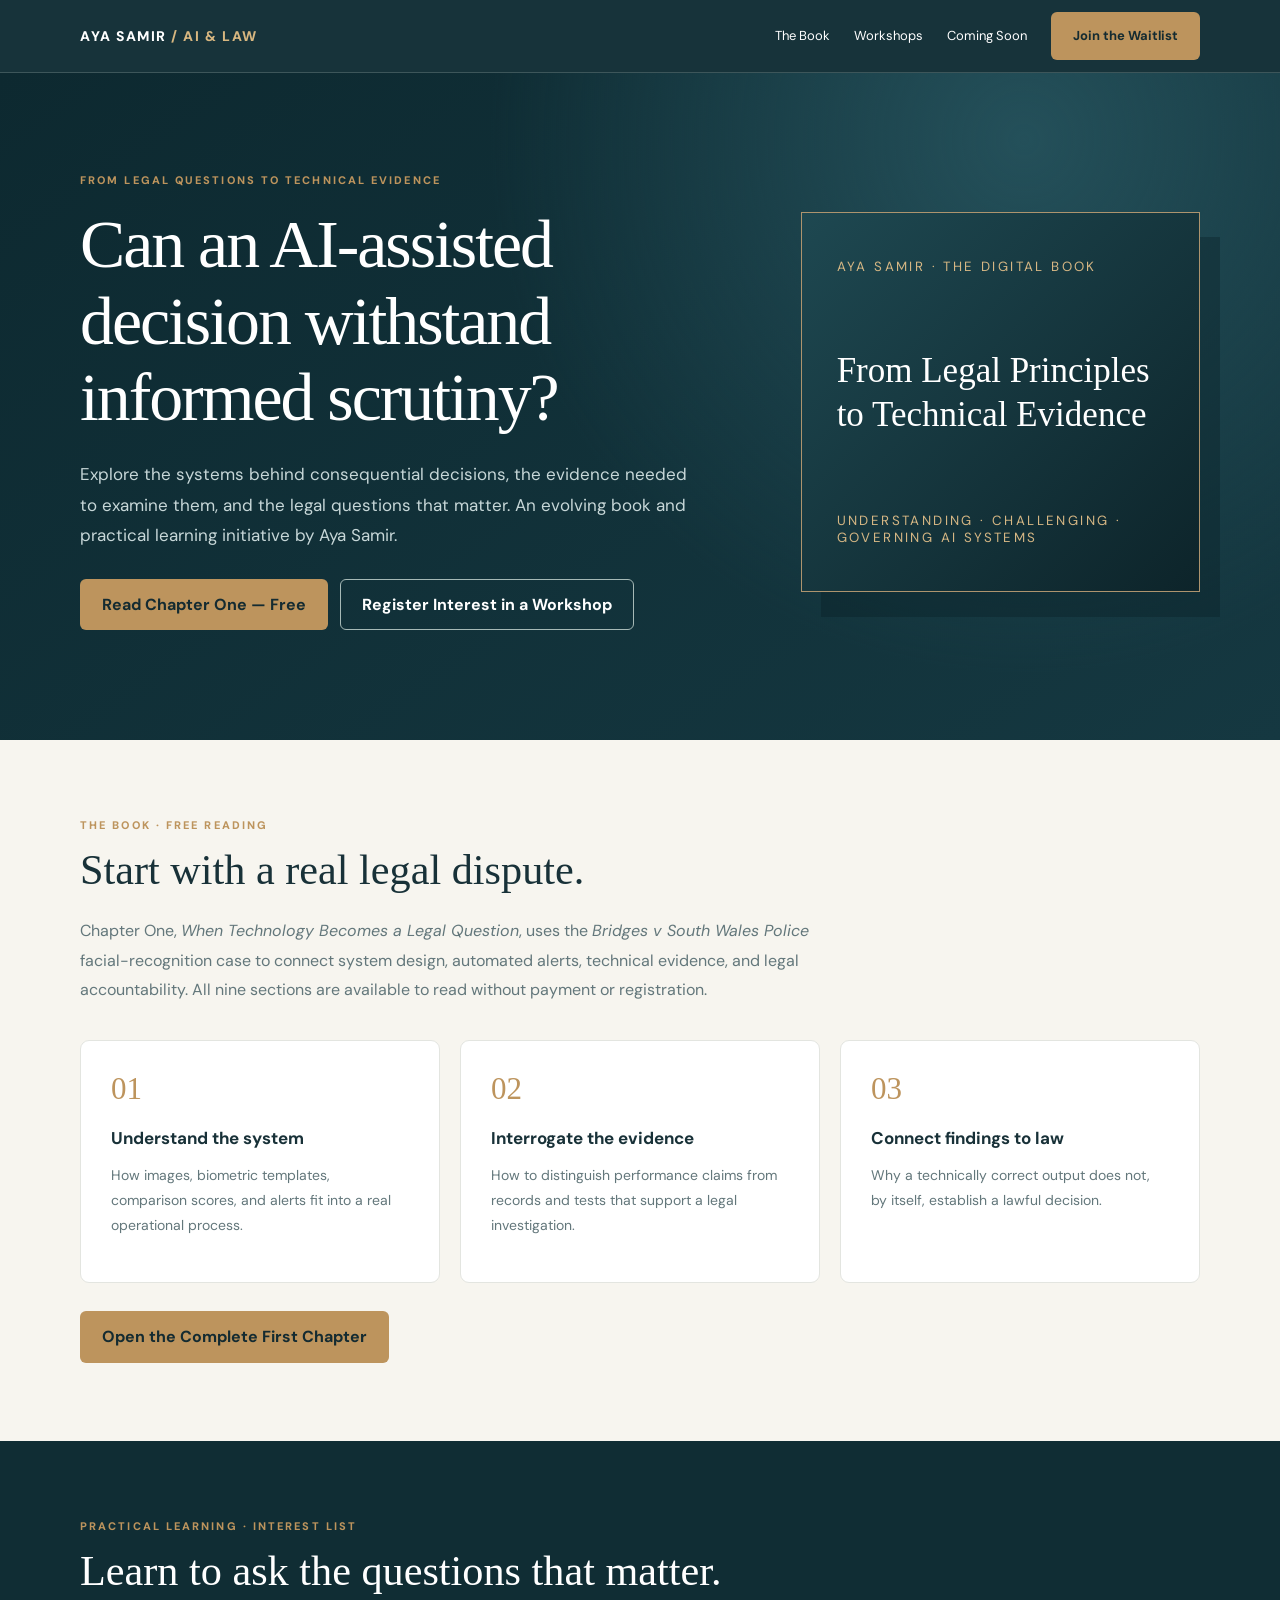
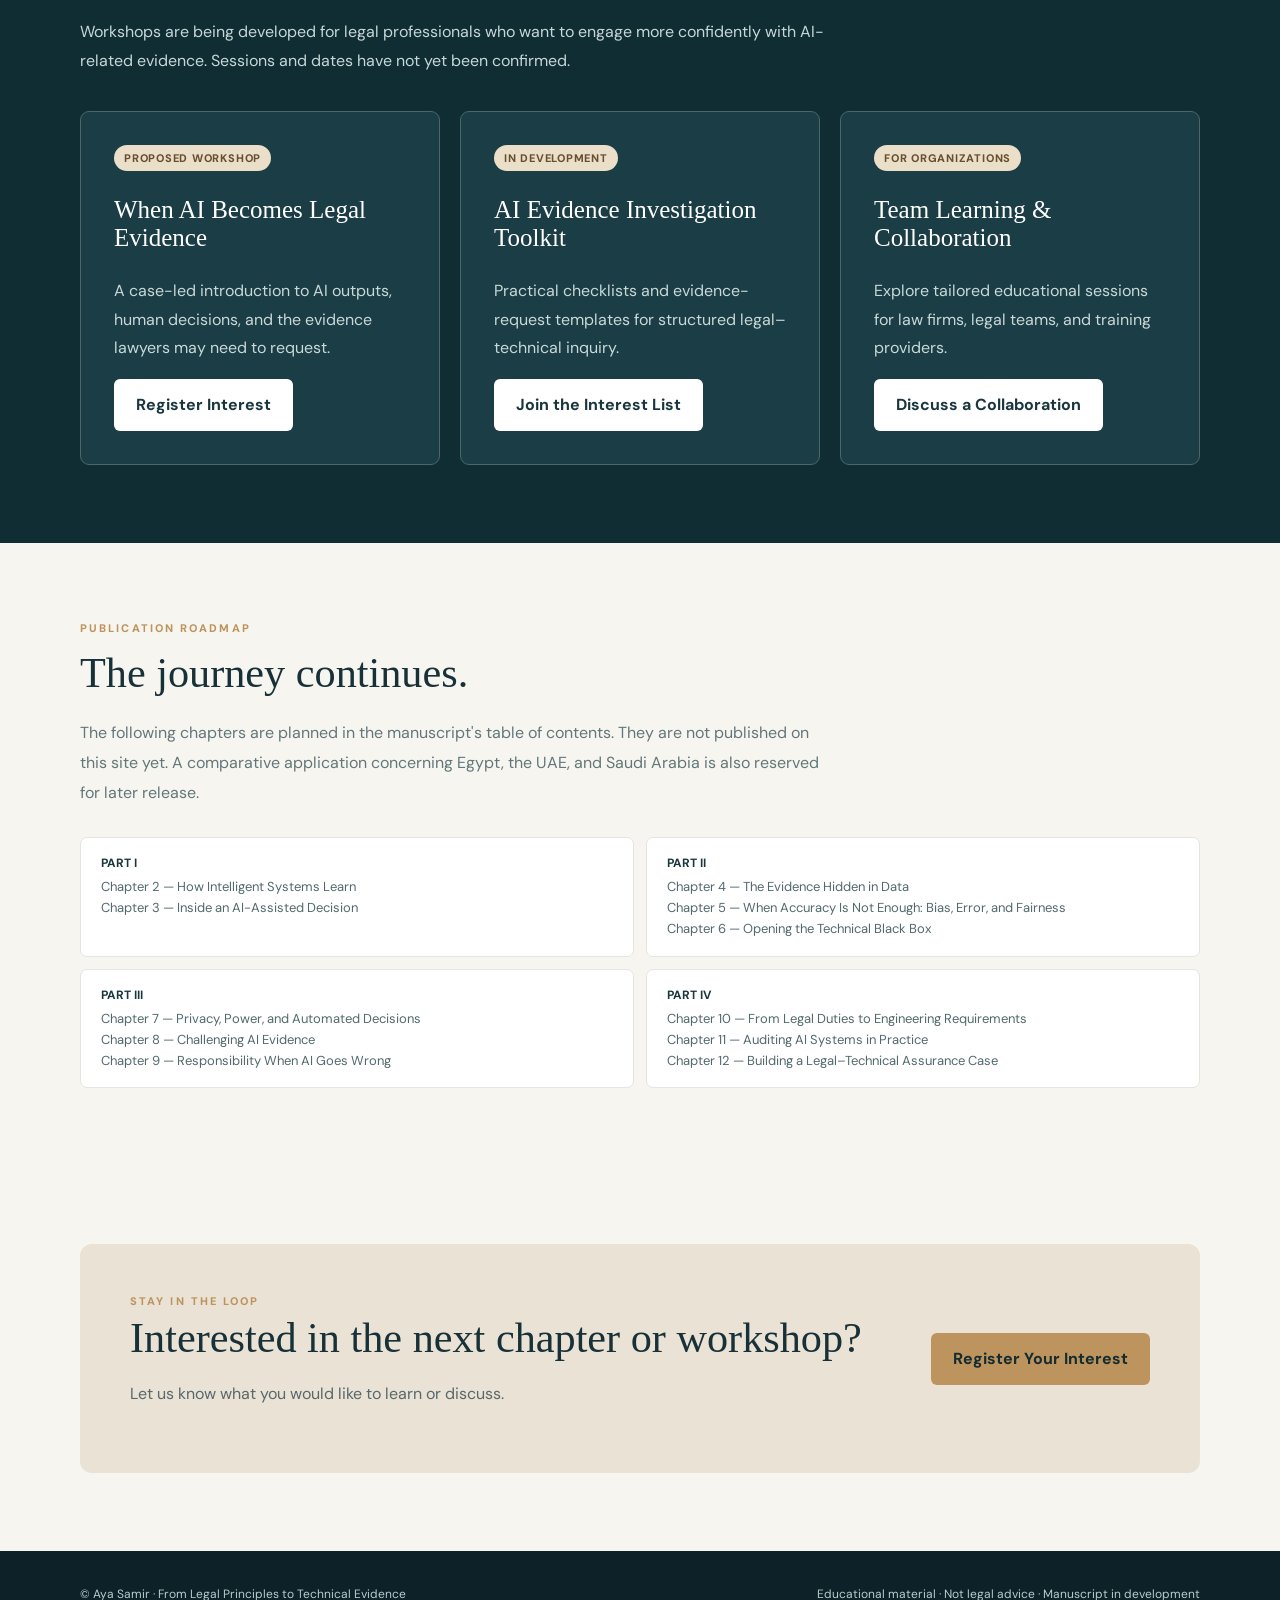
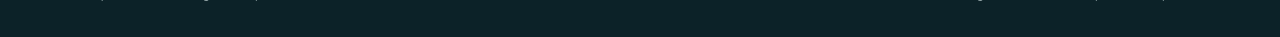
<file: index.html>
<!doctype html><html lang="en"><head><meta charset="utf-8"><meta name="viewport" content="width=device-width, initial-scale=1"><meta name="description" content="AI and law education, technical evidence, and practical legal professional workshops by Aya Samir"><title>AI &amp; Law · Book and Workshops | Aya Samir</title><link rel="stylesheet" href="styles.css"></head><body><header class="top"><div class="container top-inner"><a class="logo" href="index.html">AYA SAMIR <span>/ AI & LAW</span></a><nav class="links"><a href="index.html#book">The Book</a><a href="index.html#workshops">Workshops</a><a href="index.html#roadmap">Coming Soon</a><a class="btn" href="interest.html">Join the Waitlist</a></nav></div></header><section class="hero"><div class="container hero-grid"><div><div class="eyebrow">From legal questions to technical evidence</div><h1>Can an AI-assisted decision withstand informed scrutiny?</h1><p>Explore the systems behind consequential decisions, the evidence needed to examine them, and the legal questions that matter. An evolving book and practical learning initiative by Aya Samir.</p><div class="actions"><a class="btn" href="read.html">Read Chapter One — Free</a><a class="btn btn-outline" href="interest.html">Register Interest in a Workshop</a></div></div><div class="book-cover"><small>AYA SAMIR · THE DIGITAL BOOK</small><div class="cover-title">From Legal Principles<br>to Technical Evidence</div><small>UNDERSTANDING · CHALLENGING · GOVERNING AI SYSTEMS</small></div></div></section>
<section class="section" id="book"><div class="container"><div class="eyebrow">The book · Free reading</div><h2>Start with a real legal dispute.</h2><p class="lead">Chapter One, <em>When Technology Becomes a Legal Question</em>, uses the <em>Bridges v South Wales Police</em> facial-recognition case to connect system design, automated alerts, technical evidence, and legal accountability. All nine sections are available to read without payment or registration.</p><div class="grid3"><div class="tile"><div class="num">01</div><h3>Understand the system</h3><p>How images, biometric templates, comparison scores, and alerts fit into a real operational process.</p></div><div class="tile"><div class="num">02</div><h3>Interrogate the evidence</h3><p>How to distinguish performance claims from records and tests that support a legal investigation.</p></div><div class="tile"><div class="num">03</div><h3>Connect findings to law</h3><p>Why a technically correct output does not, by itself, establish a lawful decision.</p></div></div><div class="actions"><a class="btn" href="read.html">Open the Complete First Chapter</a></div></div></section>
<section class="section darkband" id="workshops"><div class="container"><div class="eyebrow">Practical learning · Interest list</div><h2>Learn to ask the questions that matter.</h2><p class="lead">Workshops are being developed for legal professionals who want to engage more confidently with AI-related evidence. Sessions and dates have not yet been confirmed.</p><div class="grid3"><div class="feature"><span class="chip">Proposed workshop</span><h3>When AI Becomes Legal Evidence</h3><p>A case-led introduction to AI outputs, human decisions, and the evidence lawyers may need to request.</p><a class="btn btn-light" href="interest.html?topic=workshop">Register Interest</a></div><div class="feature"><span class="chip">In development</span><h3>AI Evidence Investigation Toolkit</h3><p>Practical checklists and evidence-request templates for structured legal–technical inquiry.</p><a class="btn btn-light" href="interest.html?topic=toolkit">Join the Interest List</a></div><div class="feature"><span class="chip">For organizations</span><h3>Team Learning & Collaboration</h3><p>Explore tailored educational sessions for law firms, legal teams, and training providers.</p><a class="btn btn-light" href="interest.html?topic=institutional">Discuss a Collaboration</a></div></div></div></section>
<section class="section" id="roadmap"><div class="container"><div class="eyebrow">Publication roadmap</div><h2>The journey continues.</h2><p class="lead">The following chapters are planned in the manuscript's table of contents. They are not published on this site yet. A comparative application concerning Egypt, the UAE, and Saudi Arabia is also reserved for later release.</p><div class="coming"><div><b>PART I</b><span>Chapter 2 — How Intelligent Systems Learn<br></span><span>Chapter 3 — Inside an AI-Assisted Decision<br></span></div><div><b>PART II</b><span>Chapter 4 — The Evidence Hidden in Data<br></span><span>Chapter 5 — When Accuracy Is Not Enough: Bias, Error, and Fairness<br></span><span>Chapter 6 — Opening the Technical Black Box<br></span></div><div><b>PART III</b><span>Chapter 7 — Privacy, Power, and Automated Decisions<br></span><span>Chapter 8 — Challenging AI Evidence<br></span><span>Chapter 9 — Responsibility When AI Goes Wrong<br></span></div><div><b>PART IV</b><span>Chapter 10 — From Legal Duties to Engineering Requirements<br></span><span>Chapter 11 — Auditing AI Systems in Practice<br></span><span>Chapter 12 — Building a Legal–Technical Assurance Case<br></span></div></div></div></section><section class="section"><div class="container"><div class="cta"><div><div class="eyebrow">Stay in the loop</div><h2>Interested in the next chapter or workshop?</h2><p>Let us know what you would like to learn or discuss.</p></div><a class="btn" href="interest.html">Register Your Interest</a></div></div></section><footer class="footer"><div class="container"><span>© Aya Samir · From Legal Principles to Technical Evidence</span><span>Educational material · Not legal advice · Manuscript in development</span></div></footer><script src="config.js"></script></body></html>
</file>
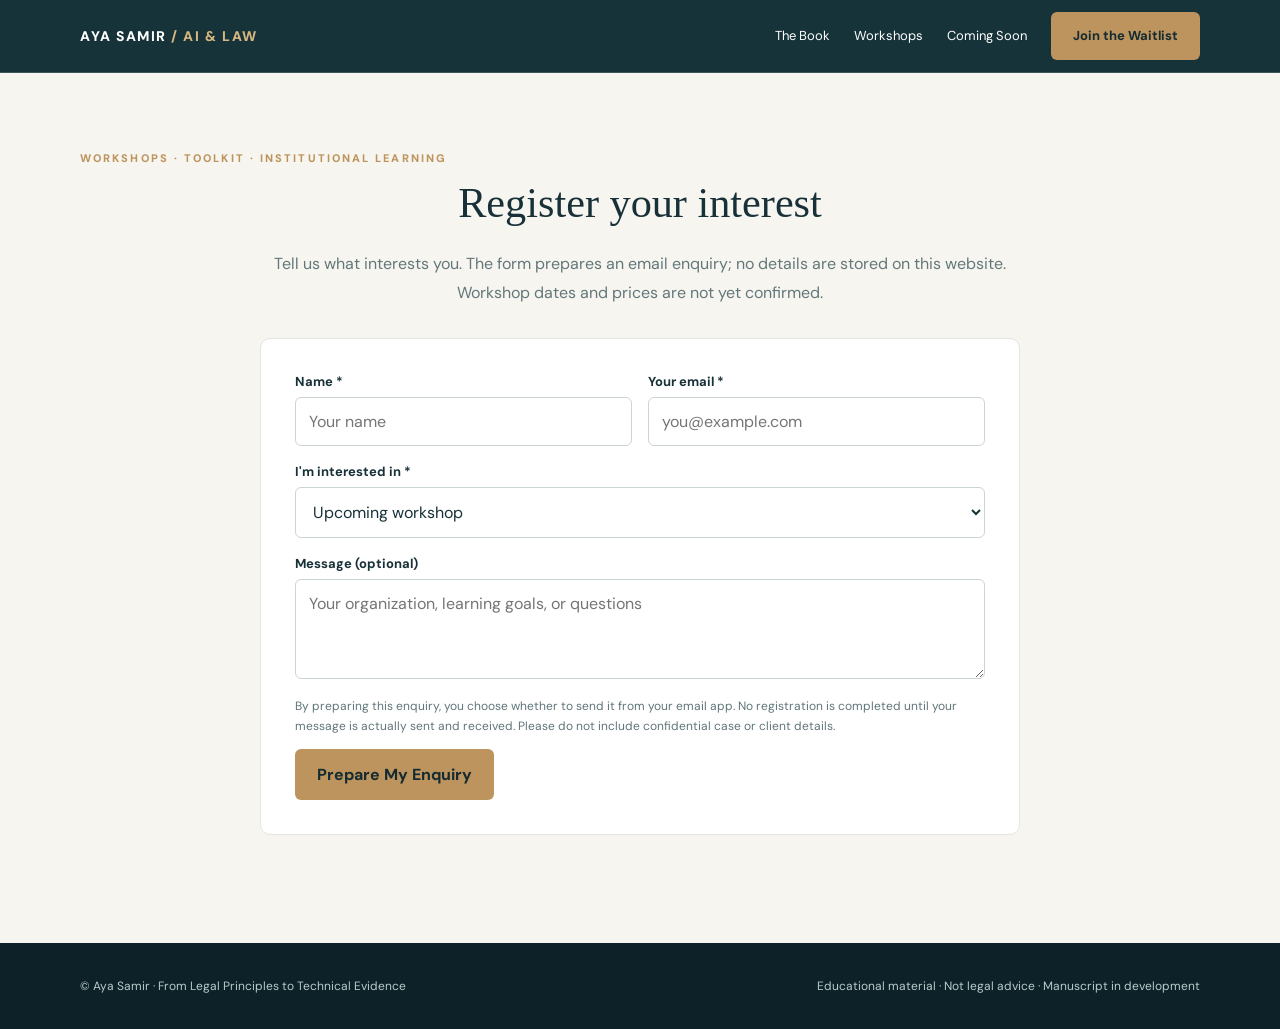
<file: interest.html>
<!doctype html><html lang="en"><head><meta charset="utf-8"><meta name="viewport" content="width=device-width, initial-scale=1"><meta name="description" content="AI and law education, technical evidence, and practical legal professional workshops by Aya Samir"><title>Register Interest | Aya Samir</title><link rel="stylesheet" href="styles.css"></head><body><header class="top"><div class="container top-inner"><a class="logo" href="index.html">AYA SAMIR <span>/ AI & LAW</span></a><nav class="links"><a href="index.html#book">The Book</a><a href="index.html#workshops">Workshops</a><a href="index.html#roadmap">Coming Soon</a><a class="btn" href="interest.html">Join the Waitlist</a></nav></div></header><section class="section"><div class="container"><div class="eyebrow">Workshops · Toolkit · Institutional learning</div><h2 style="text-align:center">Register your interest</h2><p class="lead" style="text-align:center;margin:0 auto">Tell us what interests you. The form prepares an email enquiry; no details are stored on this website. Workshop dates and prices are not yet confirmed.</p><div class="form-panel"><form id="lead-form"><div class="form-grid"><div class="field"><label for="name">Name *</label><input id="name" required maxlength="100" autocomplete="name" placeholder="Your name"></div><div class="field"><label for="email">Your email *</label><input id="email" required type="email" autocomplete="email" placeholder="you@example.com"></div></div><div class="field"><label for="interest">I'm interested in *</label><select id="interest" required><option value="Workshop — When AI Becomes Legal Evidence">Upcoming workshop</option><option value="AI Evidence Investigation Toolkit">AI Evidence Investigation Toolkit</option><option value="Institutional training / collaboration">Institutional training / collaboration</option><option value="Future book chapters">Future book chapters</option></select></div><div class="field"><label for="message">Message (optional)</label><textarea id="message" maxlength="1200" placeholder="Your organization, learning goals, or questions"></textarea></div><p class="fine">By preparing this enquiry, you choose whether to send it from your email app. No registration is completed until your message is actually sent and received. Please do not include confidential case or client details.</p><button class="btn" type="submit" id="send">Prepare My Enquiry</button><div id="result" class="result" role="status" aria-live="polite"></div></form></div></div></section><footer class="footer"><div class="container"><span>© Aya Samir · From Legal Principles to Technical Evidence</span><span>Educational material · Not legal advice · Manuscript in development</span></div></footer><script src="config.js"></script><script>const params=new URLSearchParams(location.search);const choice={workshop:'Workshop — When AI Becomes Legal Evidence',toolkit:'AI Evidence Investigation Toolkit',institutional:'Institutional training / collaboration',book:'Future book chapters'};if(choice[params.get('topic')])document.getElementById('interest').value=choice[params.get('topic')];document.getElementById('lead-form').addEventListener('submit',async e=>{e.preventDefault();const name=document.getElementById('name').value.trim(),email=document.getElementById('email').value.trim(),topic=document.getElementById('interest').value,msg=document.getElementById('message').value.trim(),recipient=(window.AYA_CONTACT_EMAIL||'').trim();const body='Name: '+name+'\nEmail: '+email+'\nInterest: '+topic+'\n\nMessage: '+(msg||'(none)');const result=document.getElementById('result');result.classList.add('visible');if(recipient&&/^[^\s@]+@[^\s@]+\.[^\s@]+$/.test(recipient)){const url='mailto:'+encodeURIComponent(recipient)+'?subject='+encodeURIComponent('AI & Law — '+topic)+'&body='+encodeURIComponent(body);result.textContent='Your email app should open with a prepared message. Please press Send there to submit your enquiry; this page does not confirm delivery.';window.location.href=url;}else{try{await navigator.clipboard.writeText('AI & Law — '+topic+'\n\n'+body);result.textContent='Your enquiry has been copied. The site owner has not configured a contact email yet, so nothing has been sent. Please contact Aya through her confirmed professional channel and paste this message.';}catch(err){result.textContent='No enquiry has been sent. Copy the details below and send them through Aya’s confirmed professional channel: '+body;}}});</script></body></html>
</file>
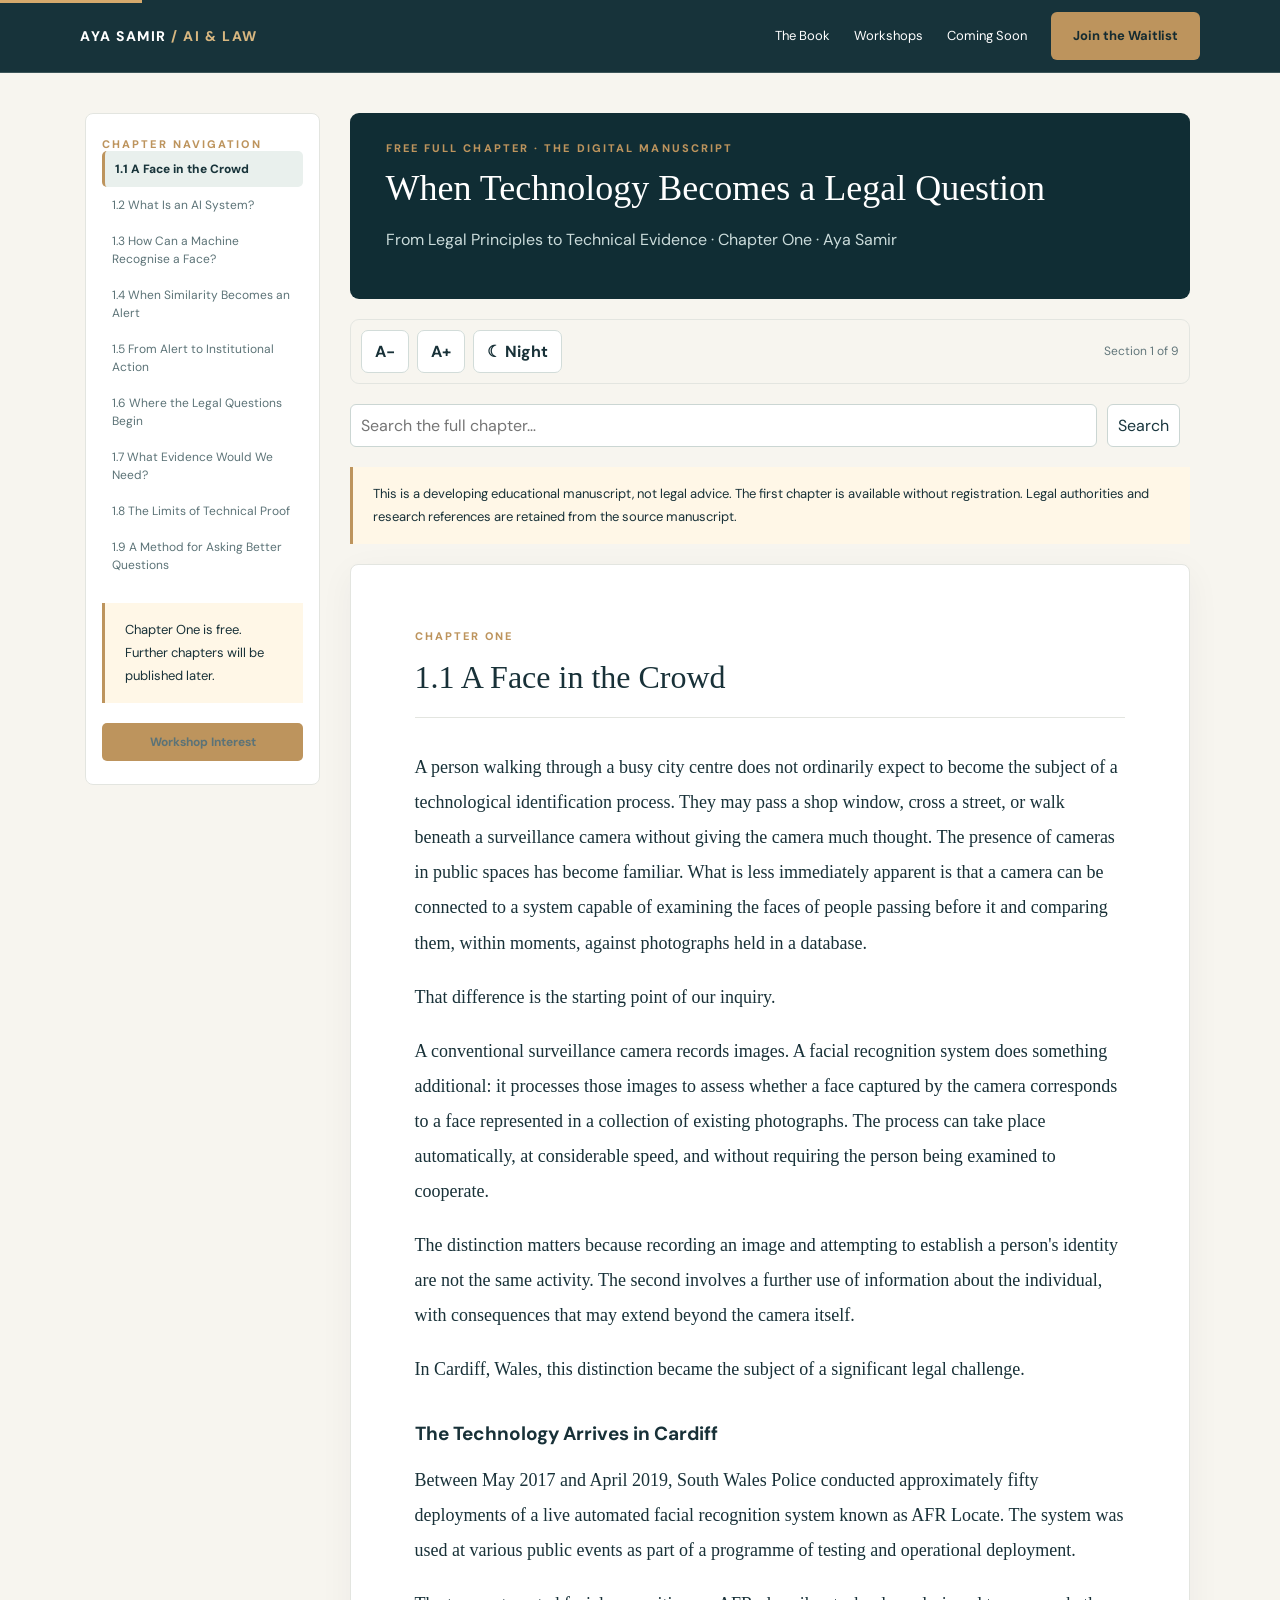
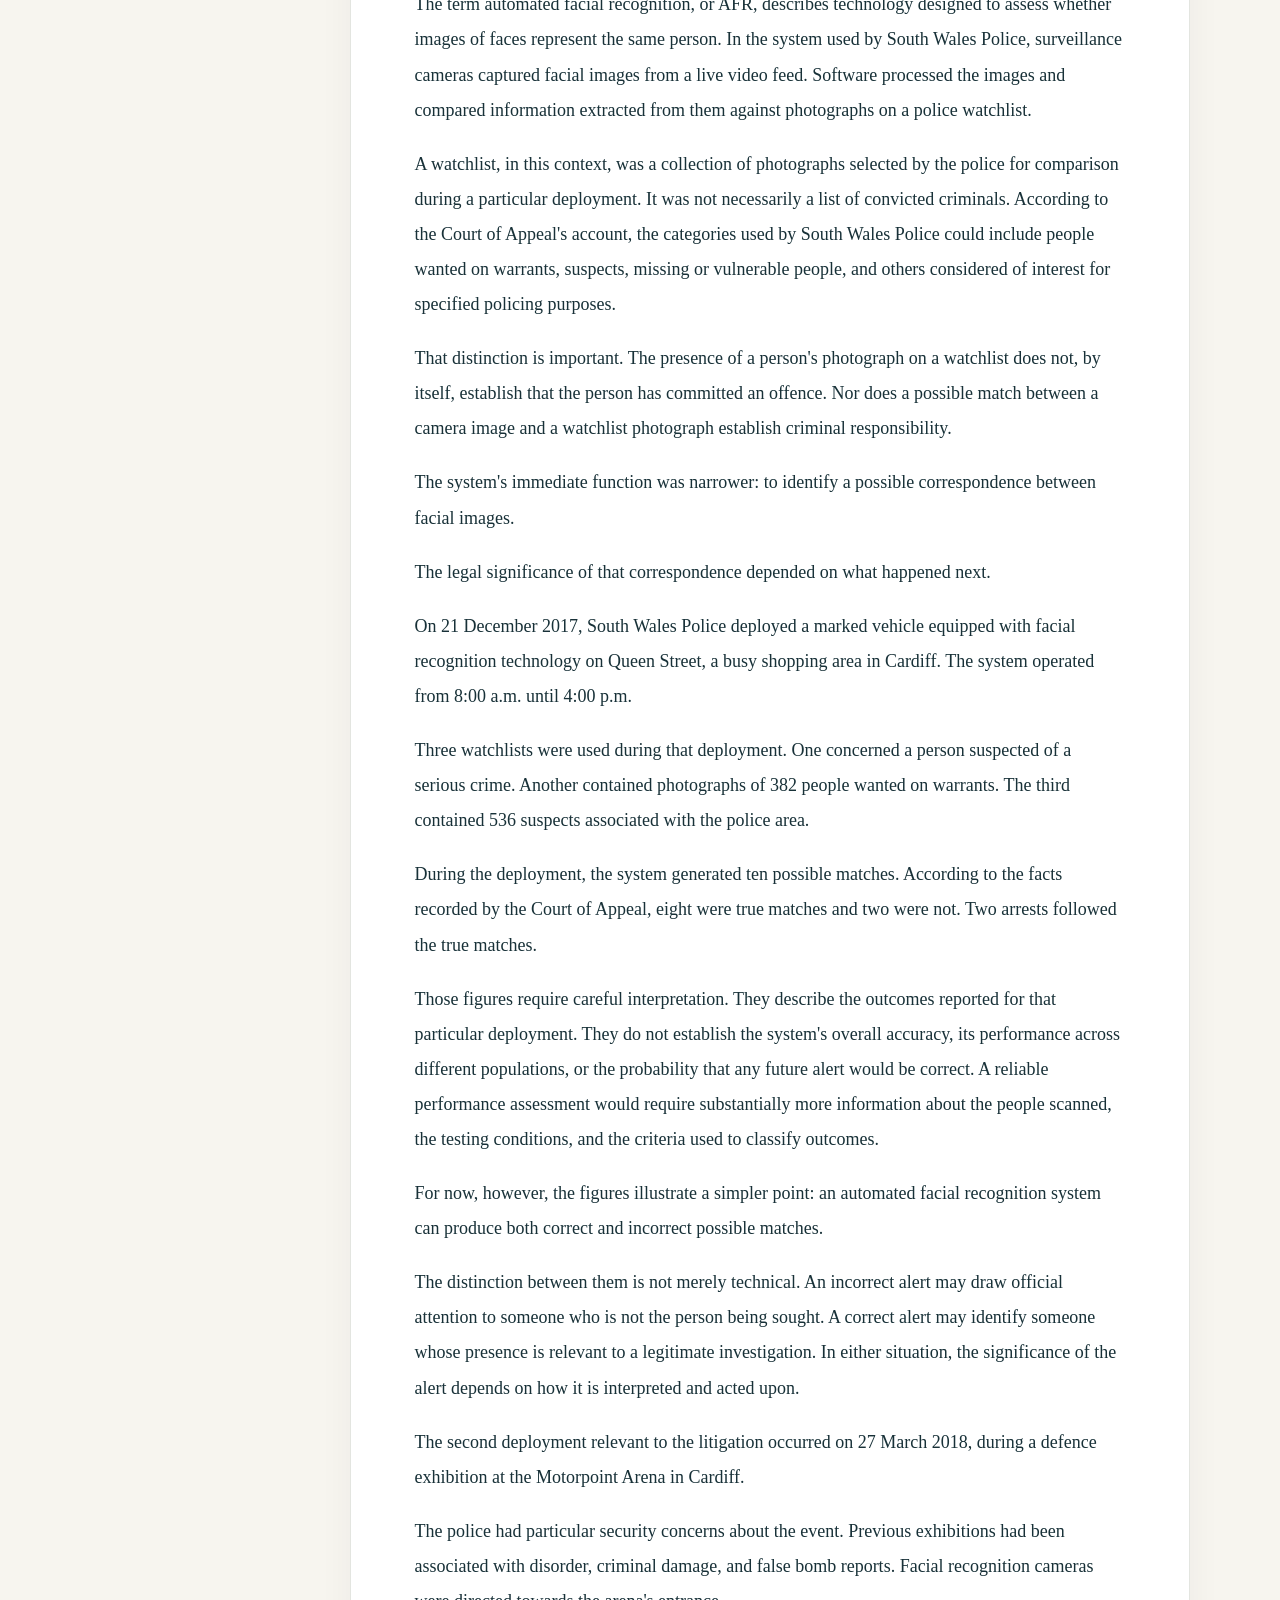
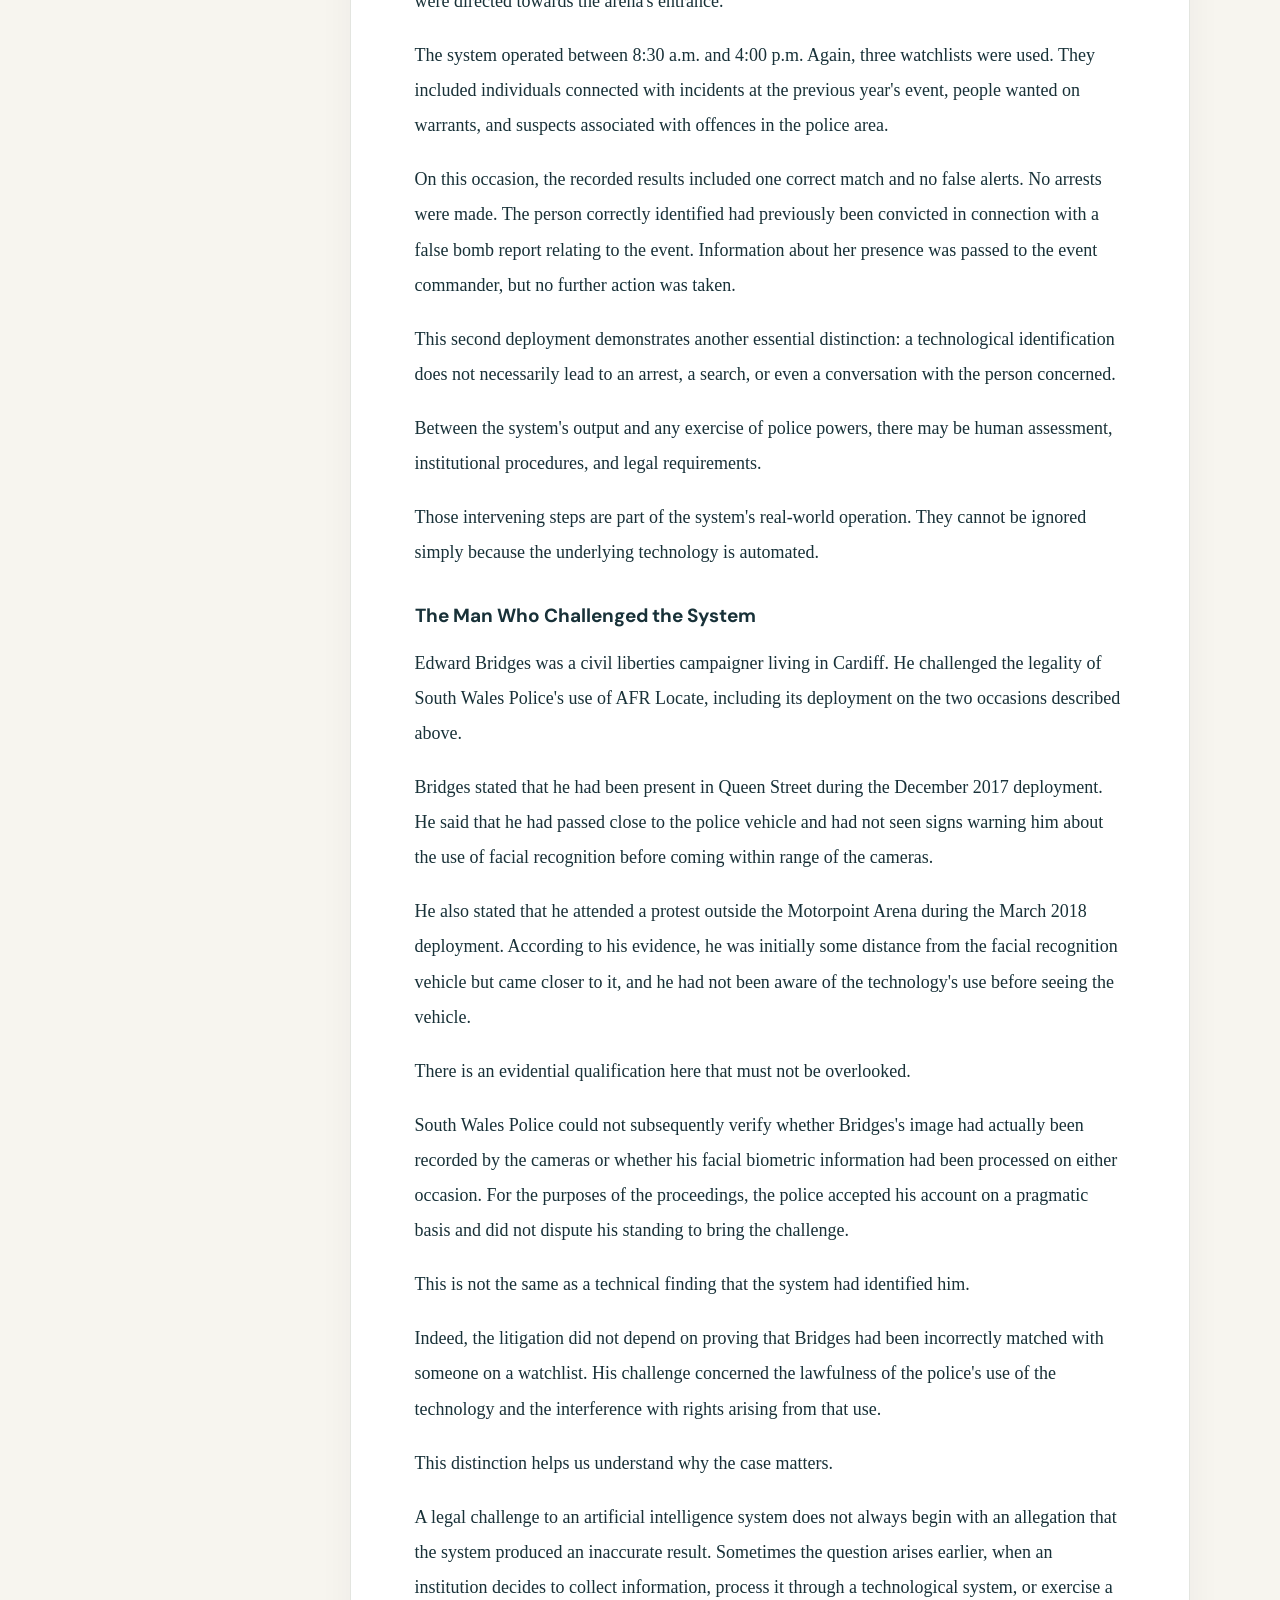
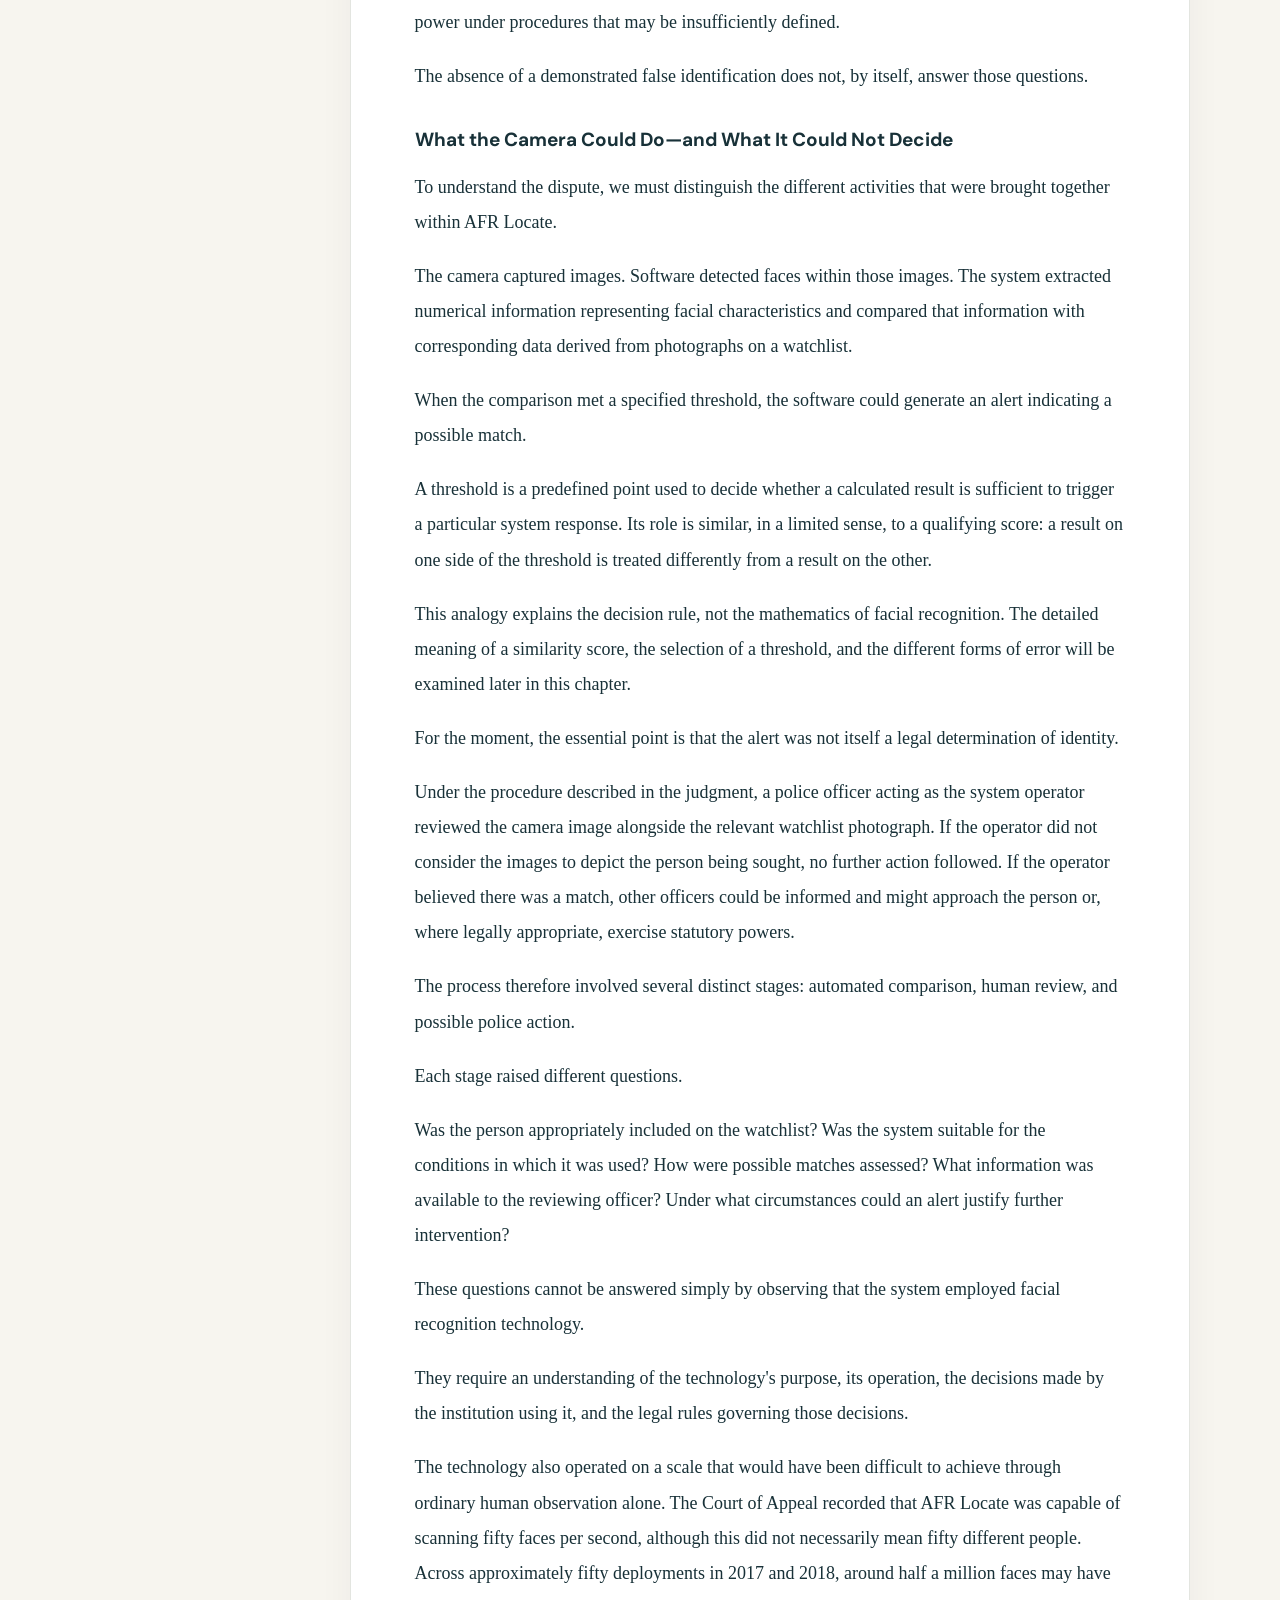
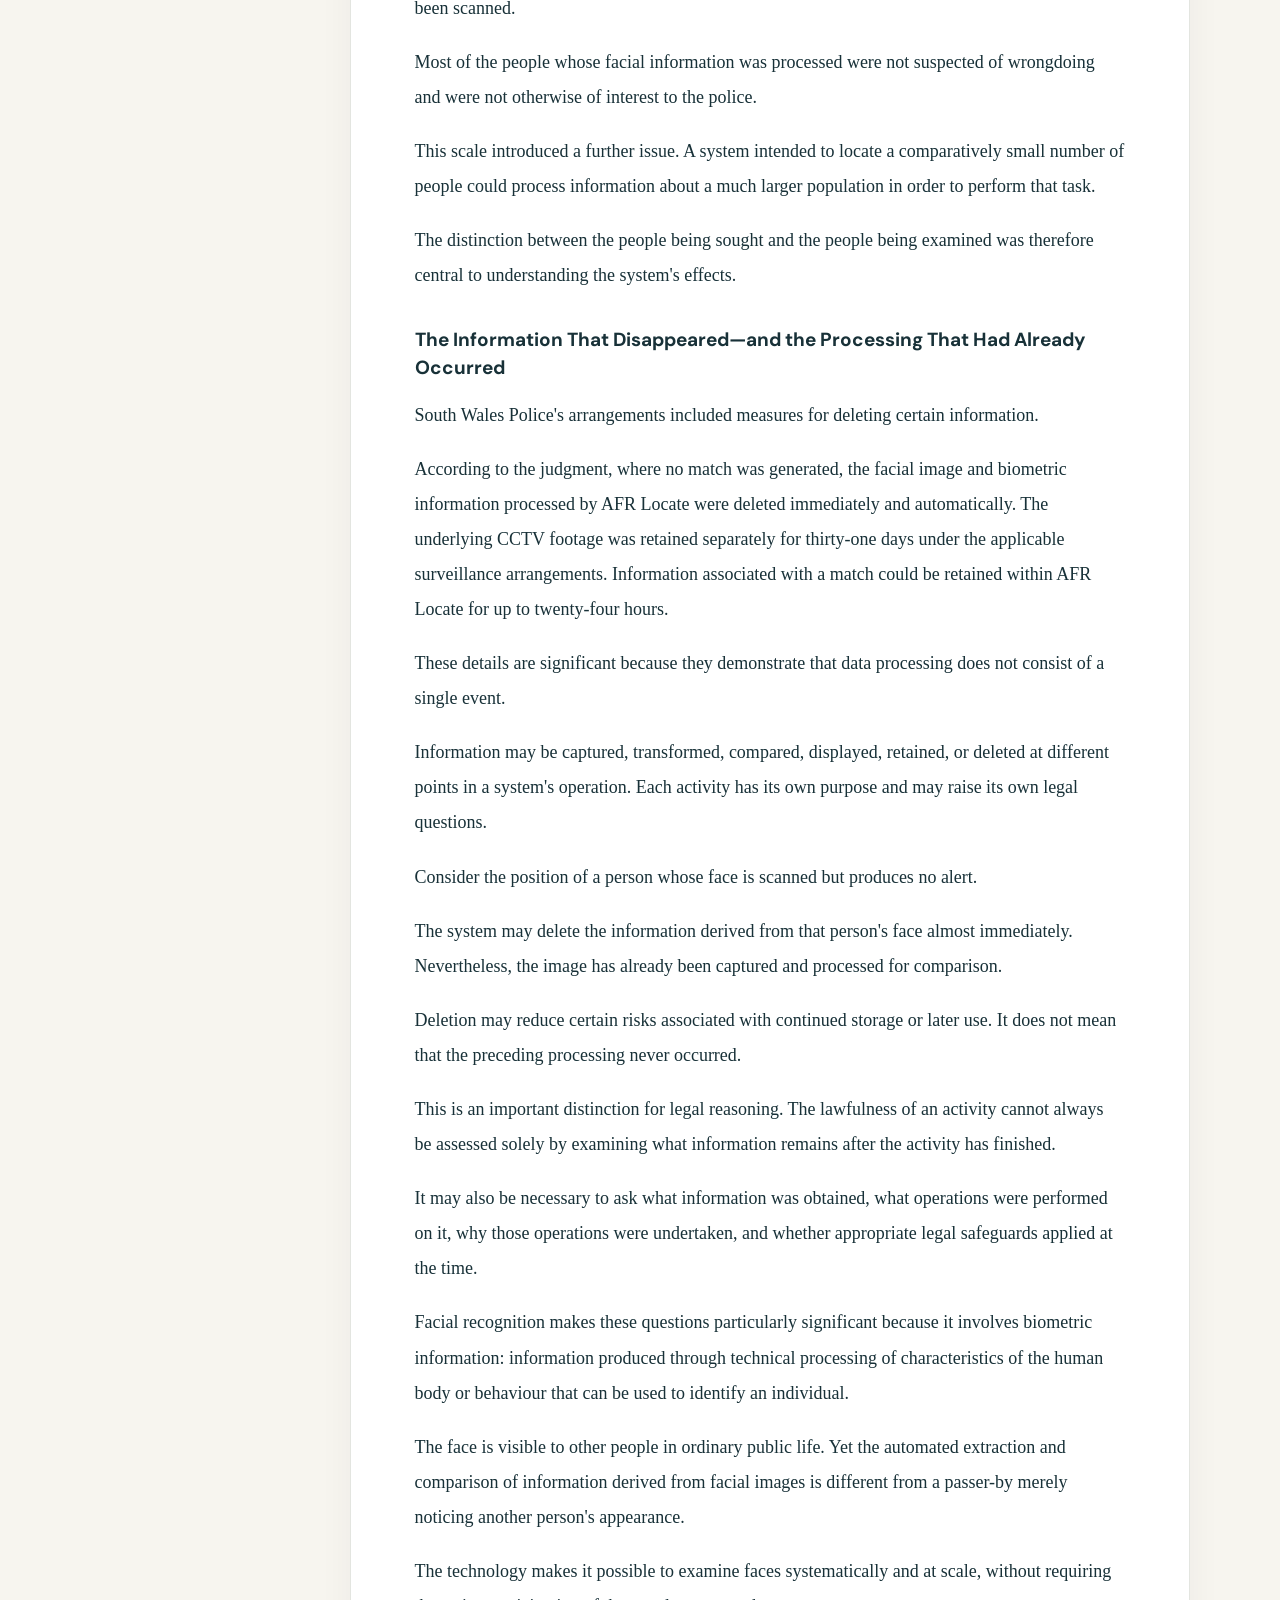
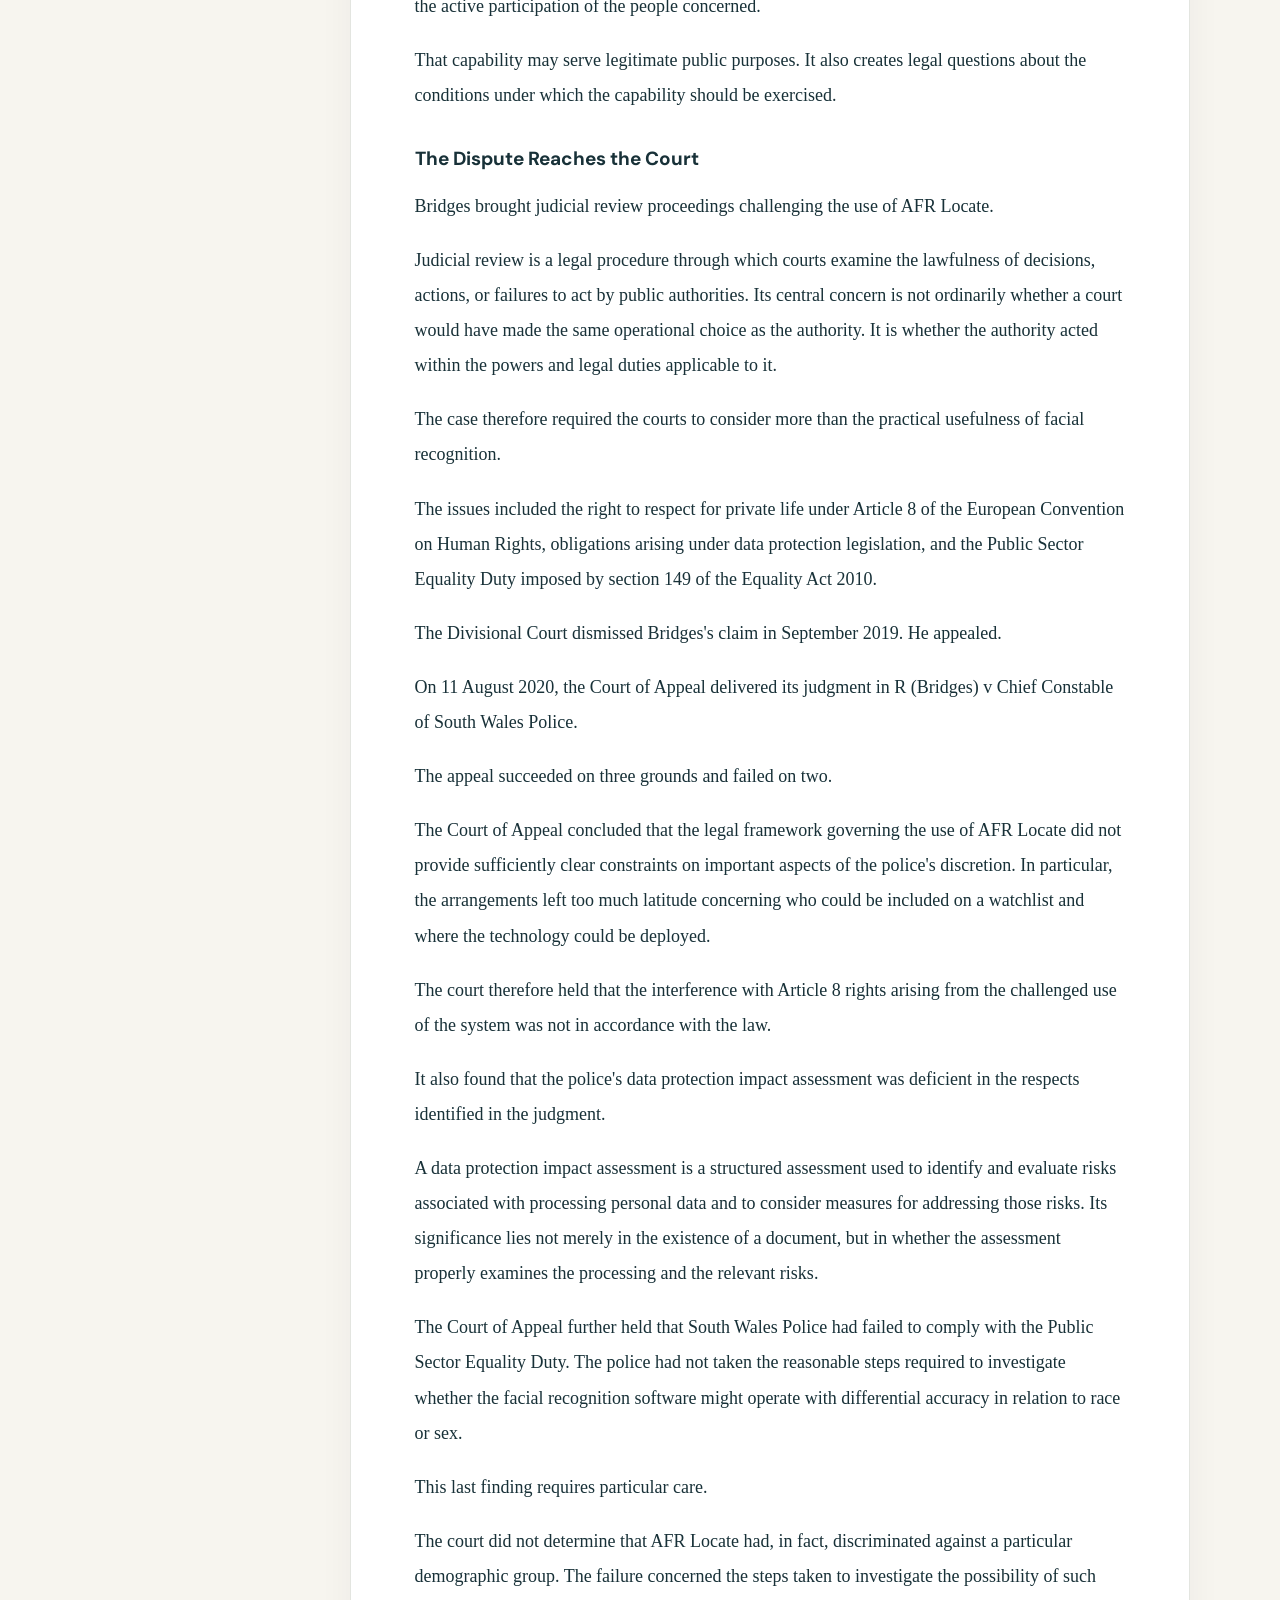
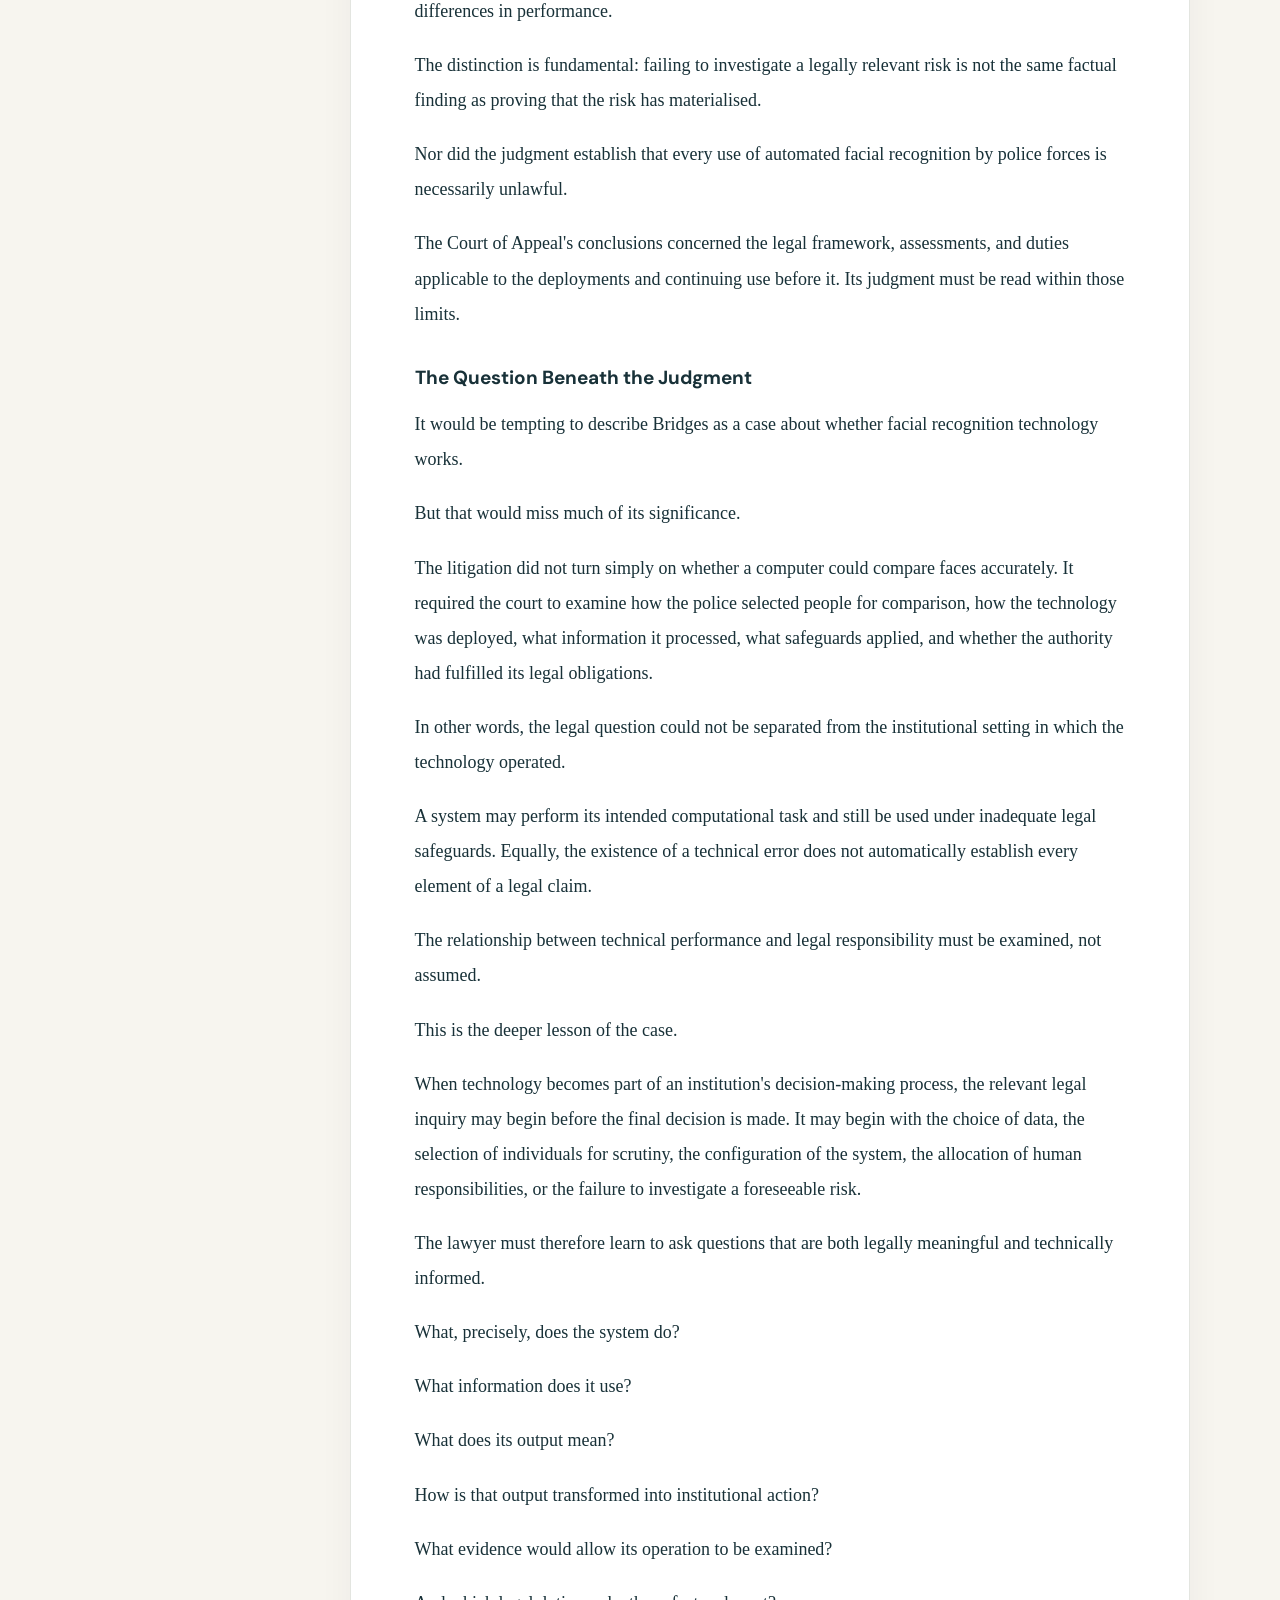
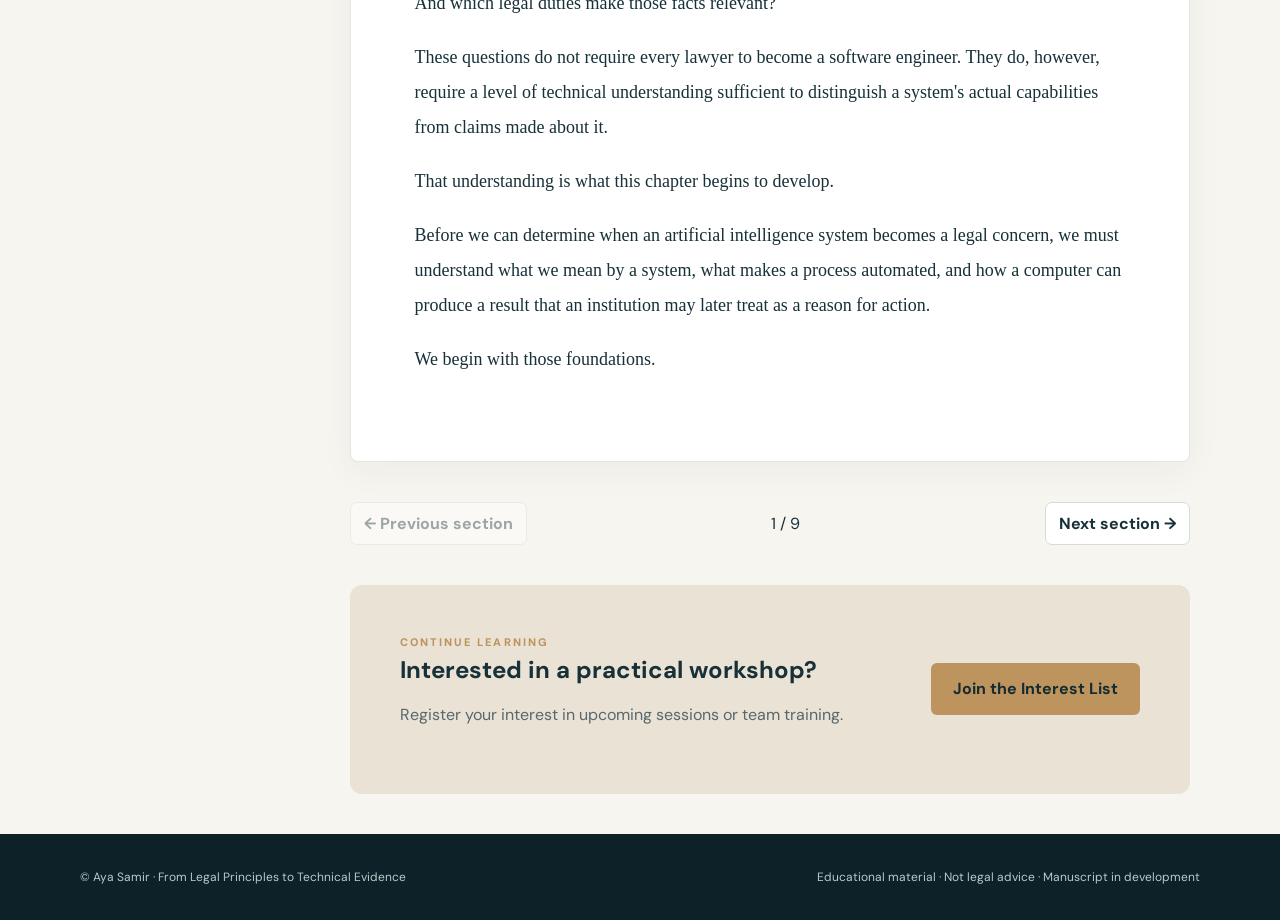
<file: read.html>
<!doctype html><html lang="en"><head><meta charset="utf-8"><meta name="viewport" content="width=device-width, initial-scale=1"><meta name="description" content="AI and law education, technical evidence, and practical legal professional workshops by Aya Samir"><title>Read Chapter One Free | Aya Samir</title><link rel="stylesheet" href="styles.css"></head><body><header class="top"><div class="container top-inner"><a class="logo" href="index.html">AYA SAMIR <span>/ AI & LAW</span></a><nav class="links"><a href="index.html#book">The Book</a><a href="index.html#workshops">Workshops</a><a href="index.html#roadmap">Coming Soon</a><a class="btn" href="interest.html">Join the Waitlist</a></nav></div></header><div class="reading-progress" id="progress"></div><div class="reader-layout ebook-layout"><aside class="reader-nav" id="reader-sidebar"><div class="eyebrow">Chapter navigation</div><nav id="chapter-nav"></nav><div class="notice">Chapter One is free. Further chapters will be published later.</div><a class="btn" style="width:100%" href="interest.html?topic=workshop">Workshop Interest</a></aside><main class="reader-main"><div class="reader-hero"><div class="eyebrow">Free full chapter · The digital manuscript</div><h1>When Technology Becomes a Legal Question</h1><p>From Legal Principles to Technical Evidence · Chapter One · Aya Samir</p></div><div class="ebook-toolbar"><button type="button" id="toc-toggle" aria-expanded="false">☰ Contents</button><button type="button" id="font-minus" aria-label="Decrease font size">A−</button><button type="button" id="font-plus" aria-label="Increase font size">A+</button><button type="button" id="theme-toggle">☾ Night</button><span class="ebook-counter" id="ebook-counter">Section 1 of 9</span></div><div class="reader-tools"><input type="search" id="search" placeholder="Search the full chapter…" aria-label="Search chapter"><button type="button" id="search-go">Search</button><span class="fine" id="matches"></span></div><div class="ebook-search-results" id="search-results" hidden></div><div class="notice">This is a developing educational manuscript, not legal advice. The first chapter is available without registration. Legal authorities and research references are retained from the source manuscript.</div><section class="book-section" id="s1-1"><div class="eyebrow">CHAPTER ONE</div><h2>1.1 A Face in the Crowd</h2><p>A person walking through a busy city centre does not ordinarily expect to become the subject of a technological identification process. They may pass a shop window, cross a street, or walk beneath a surveillance camera without giving the camera much thought. The presence of cameras in public spaces has become familiar. What is less immediately apparent is that a camera can be connected to a system capable of examining the faces of people passing before it and comparing them, within moments, against photographs held in a database.</p>
<p>That difference is the starting point of our inquiry.</p>
<p>A conventional surveillance camera records images. A facial recognition system does something additional: it processes those images to assess whether a face captured by the camera corresponds to a face represented in a collection of existing photographs. The process can take place automatically, at considerable speed, and without requiring the person being examined to cooperate.</p>
<p>The distinction matters because recording an image and attempting to establish a person&#x27;s identity are not the same activity. The second involves a further use of information about the individual, with consequences that may extend beyond the camera itself.</p>
<p>In Cardiff, Wales, this distinction became the subject of a significant legal challenge.</p>
<h3>The Technology Arrives in Cardiff</h3>
<p>Between May 2017 and April 2019, South Wales Police conducted approximately fifty deployments of a live automated facial recognition system known as AFR Locate. The system was used at various public events as part of a programme of testing and operational deployment.</p>
<p>The term automated facial recognition, or AFR, describes technology designed to assess whether images of faces represent the same person. In the system used by South Wales Police, surveillance cameras captured facial images from a live video feed. Software processed the images and compared information extracted from them against photographs on a police watchlist.</p>
<p>A watchlist, in this context, was a collection of photographs selected by the police for comparison during a particular deployment. It was not necessarily a list of convicted criminals. According to the Court of Appeal&#x27;s account, the categories used by South Wales Police could include people wanted on warrants, suspects, missing or vulnerable people, and others considered of interest for specified policing purposes.</p>
<p>That distinction is important. The presence of a person&#x27;s photograph on a watchlist does not, by itself, establish that the person has committed an offence. Nor does a possible match between a camera image and a watchlist photograph establish criminal responsibility.</p>
<p>The system&#x27;s immediate function was narrower: to identify a possible correspondence between facial images.</p>
<p>The legal significance of that correspondence depended on what happened next.</p>
<p>On 21 December 2017, South Wales Police deployed a marked vehicle equipped with facial recognition technology on Queen Street, a busy shopping area in Cardiff. The system operated from 8:00 a.m. until 4:00 p.m.</p>
<p>Three watchlists were used during that deployment. One concerned a person suspected of a serious crime. Another contained photographs of 382 people wanted on warrants. The third contained 536 suspects associated with the police area.</p>
<p>During the deployment, the system generated ten possible matches. According to the facts recorded by the Court of Appeal, eight were true matches and two were not. Two arrests followed the true matches.</p>
<p>Those figures require careful interpretation. They describe the outcomes reported for that particular deployment. They do not establish the system&#x27;s overall accuracy, its performance across different populations, or the probability that any future alert would be correct. A reliable performance assessment would require substantially more information about the people scanned, the testing conditions, and the criteria used to classify outcomes.</p>
<p>For now, however, the figures illustrate a simpler point: an automated facial recognition system can produce both correct and incorrect possible matches.</p>
<p>The distinction between them is not merely technical. An incorrect alert may draw official attention to someone who is not the person being sought. A correct alert may identify someone whose presence is relevant to a legitimate investigation. In either situation, the significance of the alert depends on how it is interpreted and acted upon.</p>
<p>The second deployment relevant to the litigation occurred on 27 March 2018, during a defence exhibition at the Motorpoint Arena in Cardiff.</p>
<p>The police had particular security concerns about the event. Previous exhibitions had been associated with disorder, criminal damage, and false bomb reports. Facial recognition cameras were directed towards the arena&#x27;s entrance.</p>
<p>The system operated between 8:30 a.m. and 4:00 p.m. Again, three watchlists were used. They included individuals connected with incidents at the previous year&#x27;s event, people wanted on warrants, and suspects associated with offences in the police area.</p>
<p>On this occasion, the recorded results included one correct match and no false alerts. No arrests were made. The person correctly identified had previously been convicted in connection with a false bomb report relating to the event. Information about her presence was passed to the event commander, but no further action was taken.</p>
<p>This second deployment demonstrates another essential distinction: a technological identification does not necessarily lead to an arrest, a search, or even a conversation with the person concerned.</p>
<p>Between the system&#x27;s output and any exercise of police powers, there may be human assessment, institutional procedures, and legal requirements.</p>
<p>Those intervening steps are part of the system&#x27;s real-world operation. They cannot be ignored simply because the underlying technology is automated.</p>
<h3>The Man Who Challenged the System</h3>
<p>Edward Bridges was a civil liberties campaigner living in Cardiff. He challenged the legality of South Wales Police&#x27;s use of AFR Locate, including its deployment on the two occasions described above.</p>
<p>Bridges stated that he had been present in Queen Street during the December 2017 deployment. He said that he had passed close to the police vehicle and had not seen signs warning him about the use of facial recognition before coming within range of the cameras.</p>
<p>He also stated that he attended a protest outside the Motorpoint Arena during the March 2018 deployment. According to his evidence, he was initially some distance from the facial recognition vehicle but came closer to it, and he had not been aware of the technology&#x27;s use before seeing the vehicle.</p>
<p>There is an evidential qualification here that must not be overlooked.</p>
<p>South Wales Police could not subsequently verify whether Bridges&#x27;s image had actually been recorded by the cameras or whether his facial biometric information had been processed on either occasion. For the purposes of the proceedings, the police accepted his account on a pragmatic basis and did not dispute his standing to bring the challenge.</p>
<p>This is not the same as a technical finding that the system had identified him.</p>
<p>Indeed, the litigation did not depend on proving that Bridges had been incorrectly matched with someone on a watchlist. His challenge concerned the lawfulness of the police&#x27;s use of the technology and the interference with rights arising from that use.</p>
<p>This distinction helps us understand why the case matters.</p>
<p>A legal challenge to an artificial intelligence system does not always begin with an allegation that the system produced an inaccurate result. Sometimes the question arises earlier, when an institution decides to collect information, process it through a technological system, or exercise a power under procedures that may be insufficiently defined.</p>
<p>The absence of a demonstrated false identification does not, by itself, answer those questions.</p>
<h3>What the Camera Could Do—and What It Could Not Decide</h3>
<p>To understand the dispute, we must distinguish the different activities that were brought together within AFR Locate.</p>
<p>The camera captured images. Software detected faces within those images. The system extracted numerical information representing facial characteristics and compared that information with corresponding data derived from photographs on a watchlist.</p>
<p>When the comparison met a specified threshold, the software could generate an alert indicating a possible match.</p>
<p>A threshold is a predefined point used to decide whether a calculated result is sufficient to trigger a particular system response. Its role is similar, in a limited sense, to a qualifying score: a result on one side of the threshold is treated differently from a result on the other.</p>
<p>This analogy explains the decision rule, not the mathematics of facial recognition. The detailed meaning of a similarity score, the selection of a threshold, and the different forms of error will be examined later in this chapter.</p>
<p>For the moment, the essential point is that the alert was not itself a legal determination of identity.</p>
<p>Under the procedure described in the judgment, a police officer acting as the system operator reviewed the camera image alongside the relevant watchlist photograph. If the operator did not consider the images to depict the person being sought, no further action followed. If the operator believed there was a match, other officers could be informed and might approach the person or, where legally appropriate, exercise statutory powers.</p>
<p>The process therefore involved several distinct stages: automated comparison, human review, and possible police action.</p>
<p>Each stage raised different questions.</p>
<p>Was the person appropriately included on the watchlist? Was the system suitable for the conditions in which it was used? How were possible matches assessed? What information was available to the reviewing officer? Under what circumstances could an alert justify further intervention?</p>
<p>These questions cannot be answered simply by observing that the system employed facial recognition technology.</p>
<p>They require an understanding of the technology&#x27;s purpose, its operation, the decisions made by the institution using it, and the legal rules governing those decisions.</p>
<p>The technology also operated on a scale that would have been difficult to achieve through ordinary human observation alone. The Court of Appeal recorded that AFR Locate was capable of scanning fifty faces per second, although this did not necessarily mean fifty different people. Across approximately fifty deployments in 2017 and 2018, around half a million faces may have been scanned.</p>
<p>Most of the people whose facial information was processed were not suspected of wrongdoing and were not otherwise of interest to the police.</p>
<p>This scale introduced a further issue. A system intended to locate a comparatively small number of people could process information about a much larger population in order to perform that task.</p>
<p>The distinction between the people being sought and the people being examined was therefore central to understanding the system&#x27;s effects.</p>
<h3>The Information That Disappeared—and the Processing That Had Already Occurred</h3>
<p>South Wales Police&#x27;s arrangements included measures for deleting certain information.</p>
<p>According to the judgment, where no match was generated, the facial image and biometric information processed by AFR Locate were deleted immediately and automatically. The underlying CCTV footage was retained separately for thirty-one days under the applicable surveillance arrangements. Information associated with a match could be retained within AFR Locate for up to twenty-four hours.</p>
<p>These details are significant because they demonstrate that data processing does not consist of a single event.</p>
<p>Information may be captured, transformed, compared, displayed, retained, or deleted at different points in a system&#x27;s operation. Each activity has its own purpose and may raise its own legal questions.</p>
<p>Consider the position of a person whose face is scanned but produces no alert.</p>
<p>The system may delete the information derived from that person&#x27;s face almost immediately. Nevertheless, the image has already been captured and processed for comparison.</p>
<p>Deletion may reduce certain risks associated with continued storage or later use. It does not mean that the preceding processing never occurred.</p>
<p>This is an important distinction for legal reasoning. The lawfulness of an activity cannot always be assessed solely by examining what information remains after the activity has finished.</p>
<p>It may also be necessary to ask what information was obtained, what operations were performed on it, why those operations were undertaken, and whether appropriate legal safeguards applied at the time.</p>
<p>Facial recognition makes these questions particularly significant because it involves biometric information: information produced through technical processing of characteristics of the human body or behaviour that can be used to identify an individual.</p>
<p>The face is visible to other people in ordinary public life. Yet the automated extraction and comparison of information derived from facial images is different from a passer-by merely noticing another person&#x27;s appearance.</p>
<p>The technology makes it possible to examine faces systematically and at scale, without requiring the active participation of the people concerned.</p>
<p>That capability may serve legitimate public purposes. It also creates legal questions about the conditions under which the capability should be exercised.</p>
<h3>The Dispute Reaches the Court</h3>
<p>Bridges brought judicial review proceedings challenging the use of AFR Locate.</p>
<p>Judicial review is a legal procedure through which courts examine the lawfulness of decisions, actions, or failures to act by public authorities. Its central concern is not ordinarily whether a court would have made the same operational choice as the authority. It is whether the authority acted within the powers and legal duties applicable to it.</p>
<p>The case therefore required the courts to consider more than the practical usefulness of facial recognition.</p>
<p>The issues included the right to respect for private life under Article 8 of the European Convention on Human Rights, obligations arising under data protection legislation, and the Public Sector Equality Duty imposed by section 149 of the Equality Act 2010.</p>
<p>The Divisional Court dismissed Bridges&#x27;s claim in September 2019. He appealed.</p>
<p>On 11 August 2020, the Court of Appeal delivered its judgment in R (Bridges) v Chief Constable of South Wales Police.</p>
<p>The appeal succeeded on three grounds and failed on two.</p>
<p>The Court of Appeal concluded that the legal framework governing the use of AFR Locate did not provide sufficiently clear constraints on important aspects of the police&#x27;s discretion. In particular, the arrangements left too much latitude concerning who could be included on a watchlist and where the technology could be deployed.</p>
<p>The court therefore held that the interference with Article 8 rights arising from the challenged use of the system was not in accordance with the law.</p>
<p>It also found that the police&#x27;s data protection impact assessment was deficient in the respects identified in the judgment.</p>
<p>A data protection impact assessment is a structured assessment used to identify and evaluate risks associated with processing personal data and to consider measures for addressing those risks. Its significance lies not merely in the existence of a document, but in whether the assessment properly examines the processing and the relevant risks.</p>
<p>The Court of Appeal further held that South Wales Police had failed to comply with the Public Sector Equality Duty. The police had not taken the reasonable steps required to investigate whether the facial recognition software might operate with differential accuracy in relation to race or sex.</p>
<p>This last finding requires particular care.</p>
<p>The court did not determine that AFR Locate had, in fact, discriminated against a particular demographic group. The failure concerned the steps taken to investigate the possibility of such differences in performance.</p>
<p>The distinction is fundamental: failing to investigate a legally relevant risk is not the same factual finding as proving that the risk has materialised.</p>
<p>Nor did the judgment establish that every use of automated facial recognition by police forces is necessarily unlawful.</p>
<p>The Court of Appeal&#x27;s conclusions concerned the legal framework, assessments, and duties applicable to the deployments and continuing use before it. Its judgment must be read within those limits.</p>
<h3>The Question Beneath the Judgment</h3>
<p>It would be tempting to describe Bridges as a case about whether facial recognition technology works.</p>
<p>But that would miss much of its significance.</p>
<p>The litigation did not turn simply on whether a computer could compare faces accurately. It required the court to examine how the police selected people for comparison, how the technology was deployed, what information it processed, what safeguards applied, and whether the authority had fulfilled its legal obligations.</p>
<p>In other words, the legal question could not be separated from the institutional setting in which the technology operated.</p>
<p>A system may perform its intended computational task and still be used under inadequate legal safeguards. Equally, the existence of a technical error does not automatically establish every element of a legal claim.</p>
<p>The relationship between technical performance and legal responsibility must be examined, not assumed.</p>
<p>This is the deeper lesson of the case.</p>
<p>When technology becomes part of an institution&#x27;s decision-making process, the relevant legal inquiry may begin before the final decision is made. It may begin with the choice of data, the selection of individuals for scrutiny, the configuration of the system, the allocation of human responsibilities, or the failure to investigate a foreseeable risk.</p>
<p>The lawyer must therefore learn to ask questions that are both legally meaningful and technically informed.</p>
<p>What, precisely, does the system do?</p>
<p>What information does it use?</p>
<p>What does its output mean?</p>
<p>How is that output transformed into institutional action?</p>
<p>What evidence would allow its operation to be examined?</p>
<p>And which legal duties make those facts relevant?</p>
<p>These questions do not require every lawyer to become a software engineer. They do, however, require a level of technical understanding sufficient to distinguish a system&#x27;s actual capabilities from claims made about it.</p>
<p>That understanding is what this chapter begins to develop.</p>
<p>Before we can determine when an artificial intelligence system becomes a legal concern, we must understand what we mean by a system, what makes a process automated, and how a computer can produce a result that an institution may later treat as a reason for action.</p>
<p>We begin with those foundations.</p></section>
<section class="book-section" id="s1-2"><div class="eyebrow">CHAPTER ONE</div><h2>1.2 What Is an AI System?</h2><h3>Before the Algorithm, There Is a Computer</h3>
<p>The dispute in Bridges began with a question about the lawful use of facial recognition. Yet beneath that legal question lies a more fundamental one: what, exactly, was the technology doing?</p>
<p>The answer may appear obvious. A camera captured faces, and a computer attempted to recognise them.</p>
<p>But this explanation conceals several important distinctions. A camera is not an algorithm. An algorithm is not necessarily artificial intelligence. A model is not the same thing as a complete technological system. And the result produced by software is not necessarily the decision made by the institution using it.</p>
<p>These distinctions may initially seem technical. They become legally important when we need to identify which part of a process generated an error, who controlled that part, what information was used, and which evidence could establish what actually happened.</p>
<p>To understand them, we must begin with the most familiar object in the chain: the computer.</p>
<p>A computer is an electronic machine that processes information according to instructions. It can receive information, perform operations on it, store information, and produce results.</p>
<p>Consider a calculator.</p>
<p>When a person enters two numbers and requests their addition, the calculator does not need to understand the social meaning of those numbers. They might represent money, years, or the number of people attending an event. The calculator performs a defined mathematical operation and returns a result.</p>
<p>A modern computer can perform vastly more complicated operations. It can display a document, analyse a medical image, search a database, process an application, or help operate a vehicle.</p>
<p>But the basic principle remains: information enters a computational process, operations are performed, and results become available for further use.</p>
<p>This is a useful starting point, although it is not a complete description of every computer system. Computers can interact continuously with their surroundings, communicate with other devices, and adjust their behaviour through software. Nevertheless, understanding information and instructions provides the foundation for understanding more complex systems.</p>
<p>The next question is what the computer actually receives.</p>
<h3>Data: How the World Enters a Computer</h3>
<p>Imagine that a lawyer receives a handwritten letter.</p>
<p>The lawyer sees words arranged on a page. Those words may describe a contractual dispute, identify the parties, and request legal assistance. The lawyer can interpret the language because they understand its vocabulary, grammar, and context.</p>
<p>A computer does not encounter that letter in precisely the same way.</p>
<p>If the letter is scanned, the computer initially receives a digital representation of the page. The representation consists of information encoded in a form that electronic systems can store and process.</p>
<p>This brings us to the concept of data.</p>
<p>Data are representations of information that can be recorded, stored, communicated, or processed. They may represent numbers, words, images, sounds, dates, locations, or other observations.</p>
<p>A date entered into an application is data. So is the amount of a bank transfer. A photograph stored on a telephone is data, as is a record showing when a document was opened.</p>
<p>The word does not mean that the information is necessarily correct, complete, or meaningful in isolation.</p>
<p>A database may contain an incorrect address. A form may contain an outdated salary. A photograph may be blurred. A medical record may omit relevant information.</p>
<p>The fact that information has been converted into digital form does not establish its reliability.</p>
<p>This distinction matters because computer systems process the information made available to them. If that information is inaccurate, incomplete, or unsuitable for the intended purpose, the results may be affected.</p>
<p>To see why, consider a simple administrative example.</p>
<p>A university uses a computer system to determine whether students satisfy a minimum attendance requirement. The system receives the recorded number of attended classes and the total number of scheduled classes.</p>
<p>If the attendance record is correct, the calculation may accurately reflect the recorded attendance rate.</p>
<p>But suppose several attended classes were never entered into the database. The calculation may still be mathematically correct while the resulting assessment of the student&#x27;s attendance is factually misleading.</p>
<p>The computer has not necessarily made an arithmetic mistake. The problem lies in the information supplied to it.</p>
<p>This gives us our first important distinction:</p>
<p>A correctly executed computation does not guarantee a correct conclusion about the world.</p>
<p>That principle will become increasingly important as we examine systems that classify individuals, estimate risks, or recommend decisions.</p>
<h3>How Computers Represent Information</h3>
<p>Computers operate using physical electronic components. At the lowest practical level of ordinary digital representation, information is encoded through patterns of binary digits, commonly called bits.</p>
<p>A bit can take one of two values: 0 or 1.</p>
<p>These values should not be confused with the meaning of the information being represented. A sequence of bits might encode a number, a letter, part of a photograph, or an instruction. Its interpretation depends on the representation system being used.</p>
<p>For example, the letter A can be represented by the number 65 under a familiar character-encoding convention, and that number can itself be expressed in binary.</p>
<p>The important point is not to memorise the binary representation. It is to understand that computers can process text because characters are represented through numerical codes.</p>
<p>Images can also be represented numerically.</p>
<p>A digital image is commonly organised as a grid of small picture elements known as pixels. Each pixel stores values that describe visual properties, such as colour or brightness.</p>
<p>When a person looks at a photograph, they see a face, a building, or a street. A computer can access the numerical values from which that photograph is constructed.</p>
<p>This does not mean that the computer automatically understands what the photograph depicts.</p>
<p>Recognising that a particular arrangement of pixels represents a human face requires additional computational methods.</p>
<p>Those methods are especially important to our discussion of facial recognition. We will examine them in detail in the next section.</p>
<p>For now, we need only understand the foundation: information from the physical world can be represented digitally and made available for computational processing.</p>
<h3>Instructions: Telling the Computer What to Do</h3>
<p>Data alone do not tell a computer what operations to perform.</p>
<p>A university database may contain attendance records for thousands of students. The computer still needs instructions specifying what to calculate, what conditions to examine, and how to present the results.</p>
<p>These instructions are expressed through software.</p>
<p>Software consists of programs and related components that direct computer operations. A computer program is a set of instructions written in a form that can ultimately be executed by a computer.</p>
<p>Programmers create these instructions using programming languages. Such languages provide structured ways to express operations, conditions, calculations, and interactions with data.</p>
<p>Consider a simple rule:</p>
<p>If a student&#x27;s recorded attendance is below 75 per cent, display a warning.</p>
<p>A programmer could express that rule through instructions that retrieve the attendance figure, compare it with the threshold, and display the appropriate message.</p>
<p>The computer does not independently decide that 75 per cent is the correct institutional requirement. That value is supplied through the design or configuration of the system.</p>
<p>Nor does the warning necessarily establish that the student has violated a legally enforceable obligation. That conclusion would depend on the applicable rules, the accuracy of the records, and the circumstances of the case.</p>
<p>Here, a familiar legal distinction begins to emerge.</p>
<p>The program performs an operation. The institution determines the rule to be implemented and the consequences attached to its result.</p>
<p>A computer may calculate a condition correctly while the condition itself is inappropriate, incorrectly configured, or applied outside its proper scope.</p>
<p>The law may therefore need to examine both the computational operation and the human decisions surrounding it.</p>
<h3>What Is an Algorithm?</h3>
<p>The term algorithm is frequently used as though it describes a mysterious form of artificial intelligence.</p>
<p>In computer science, however, the concept is much broader.</p>
<p>An algorithm is a precisely described procedure for carrying out a task or solving a problem through a sequence of steps.</p>
<p>Not every algorithm involves artificial intelligence. Not every algorithm requires a computer.</p>
<p>A recipe provides a useful analogy. It identifies ingredients and specifies operations to be performed in a particular order. A person following the recipe may obtain a predictable result.</p>
<p>The analogy has limits: ordinary recipes may contain vague instructions, whereas computational algorithms require sufficiently precise operations. Nevertheless, the comparison helps explain the underlying idea of an organised procedure.</p>
<p>Consider a more exact example.</p>
<p>Suppose we want to determine which of five numbers is the largest.</p>
<p>We could begin with the first number, compare it with the second, retain the larger value, and continue comparing the retained value with each remaining number.</p>
<p>At the end, the retained value is the largest of the five.</p>
<p>That is an algorithmic method.</p>
<p>It does not learn from experience, recognise patterns in photographs, or generate predictions about human behaviour. It follows a defined procedure.</p>
<p>Algorithms can be used to sort documents, calculate interest, identify duplicate records, or determine the shortest route between locations.</p>
<p>They are fundamental to computing, but they are not synonymous with artificial intelligence.</p>
<p>The distinction between an algorithm and a program is also worth preserving.</p>
<p>An algorithm describes the method. A program expresses operations in executable form, often implementing one or more algorithms alongside other instructions.</p>
<p>Different programs may implement the same algorithm. A single program may use several algorithms.</p>
<p>In practice, these terms are sometimes used loosely, particularly outside technical writing. But legal analysis benefits from greater precision.</p>
<p>If a dispute concerns an incorrect calculation, we may need to determine whether the problem arose from the algorithmic method, its implementation in software, the data supplied to it, or the institutional rule that the program was instructed to apply.</p>
<p>Those are different possibilities. They may require different evidence.</p>
<h3>Automation Is Not Necessarily Artificial Intelligence</h3>
<p>We are now ready to distinguish two ideas that are often confused: automation and artificial intelligence.</p>
<p>Automation occurs when a process is carried out by a machine or software with reduced need for direct human intervention.</p>
<p>An automatic door provides a simple example. A sensor detects a condition, and the mechanism opens the door according to its programmed operation.</p>
<p>A payroll system may automatically calculate salaries and deductions using predefined formulas.</p>
<p>A university system may automatically send a notification when a recorded deadline has passed.</p>
<p>These systems can be automated without necessarily employing artificial intelligence.</p>
<p>Artificial intelligence is a broader field concerned with developing computational systems capable of performing functions associated with aspects of intelligent behaviour, including reasoning, planning, learning, perception, and language processing.</p>
<p>The field contains several approaches. Some rely on explicit knowledge and logical rules. Others use statistical methods to identify patterns in data. Modern machine learning is especially important, but it does not exhaust the field.</p>
<p>This is why defining artificial intelligence simply as software that learns from data would be too narrow.</p>
<p>It would exclude important approaches to AI that do not depend on learning from examples in the same way as contemporary machine-learning models.</p>
<p>Likewise, defining AI as any software that performs a task automatically would be too broad.</p>
<p>A conventional calculator and a sophisticated facial recognition system both process information. That shared characteristic does not make them technologically equivalent.</p>
<p>The distinction becomes clearer when we consider how systems arrive at their outputs.</p>
<h3>Rules, Patterns, and Inference</h3>
<p>Imagine two systems designed to assist a bank with loan applications.</p>
<p>The first uses a fixed rule: reject an application if a required document is missing.</p>
<p>The second analyses information about an applicant and produces a score estimating the risk associated with lending to that person.</p>
<p>The first system applies an explicitly specified condition. The second may use a statistical model developed from data to produce an estimate.</p>
<p>Both systems can be automated. Their methods, however, differ.</p>
<p>In the first system, the relevant rule may be directly visible in the program or its configuration.</p>
<p>In the second, the relationship between the inputs and the output may depend on a learned mathematical structure.</p>
<p>This introduces the concept of inference.</p>
<p>In ordinary reasoning, an inference is a conclusion drawn from information. In AI, the term is used in several related technical contexts. In machine learning, inference commonly refers to using an already developed model to produce an output from new input data.</p>
<p>Suppose a model has been trained to distinguish photographs containing cats from photographs that do not contain cats.</p>
<p>When a new photograph is supplied, the model processes its numerical representation and produces a classification or a score.</p>
<p>That operation is commonly called inference.</p>
<p>The model does not need to be retrained every time it receives a photograph. It uses the relationships represented within its existing parameters to process the new input.</p>
<p>This is not the same as proving that the classification is correct. The output remains dependent on the model&#x27;s design, the data used in its development, and the characteristics of the new photograph.</p>
<p>The difference between producing a result and establishing its reliability is central to our subject.</p>
<h3>What Is a Model?</h3>
<p>A model is a representation used to describe, approximate, or perform a task involving aspects of the world.</p>
<p>Models exist outside artificial intelligence. Economists use models to study markets. Scientists use models to describe physical processes. Statisticians use models to examine relationships between variables.</p>
<p>In machine learning, a model is a computational structure whose behaviour is shaped, at least in part, through a process of learning from data.</p>
<p>A simple example is a mathematical relationship used to estimate the price of a house from characteristics such as its size and location.</p>
<p>The model may assign different numerical importance to different characteristics. During training, these numerical values can be adjusted using examples of houses with known prices.</p>
<p>The resulting model can then receive information about another house and produce an estimated price.</p>
<p>The estimate may be useful. It is not a guarantee of the price at which the house will actually sell.</p>
<p>A model is therefore not a repository of certainty. It is a structured method for producing outputs under particular assumptions and conditions.</p>
<p>Different models may perform the same task using different mathematical approaches.</p>
<p>Some models are comparatively simple and interpretable. Others involve large numbers of adjustable parameters and complicated relationships that are difficult to describe in ordinary language.</p>
<p>A parameter is a value within a model that influences how it processes information. In many machine-learning approaches, parameters are adjusted during training.</p>
<p>We will study training, parameters, and the differences between machine-learning methods in Chapter Two. At this stage, the important distinction is between a model and the larger system in which it operates.</p>
<p>A model can produce a score without deciding what an institution should do with that score.</p>
<p>That further decision may depend on rules, thresholds, human judgement, and institutional procedures.</p>
<h3>A Model Is Not the Whole System</h3>
<p>Return to the facial recognition technology used by South Wales Police.</p>
<p>It would be misleading to imagine that a single algorithm simply looked at a person and decided whether the police should intervene.</p>
<p>The operation involved cameras, image processing, facial comparison, watchlists, alert generation, human review, and potential police action.</p>
<p>The facial comparison model was only one component within a larger arrangement.</p>
<p>This larger arrangement is what we mean by a system.</p>
<p>In engineering, a system consists of components organised to perform one or more functions. The components may include hardware, software, data, communication processes, and human operators.</p>
<p>Hardware refers to the physical equipment involved, such as cameras, processors, storage devices, and network equipment.</p>
<p>Software supplies computational instructions and functionality.</p>
<p>Data provide information for processing.</p>
<p>Human operators may configure the technology, review its outputs, correct errors, or decide whether further action is appropriate.</p>
<p>Institutional procedures determine how these activities are organised and governed.</p>
<p>The complete system may therefore have properties that cannot be understood by examining one component in isolation.</p>
<p>A technically accurate model may be used with an unsuitable database.</p>
<p>A reliable model may be configured with an inappropriate threshold.</p>
<p>An alert may be correctly generated but misunderstood by the person reviewing it.</p>
<p>An institution may follow the model&#x27;s recommendation without examining whether the recommendation is appropriate for the particular case.</p>
<p>Conversely, effective human review may identify an erroneous output before it affects anyone.</p>
<p>These possibilities illustrate why evaluating a system requires more than measuring a model&#x27;s computational performance.</p>
<p>The relevant inquiry must consider how the components interact.</p>
<h3>Why the Intended Purpose Matters</h3>
<p>A system cannot be evaluated properly without understanding what it is intended to do.</p>
<p>Consider a tool designed to identify possible duplicate entries in a customer database.</p>
<p>Its purpose is to help staff locate records that may refer to the same person.</p>
<p>Now imagine that an institution begins using the same tool to determine conclusively whether two people have the same legal identity.</p>
<p>The underlying software may not have changed. The institutional significance of its output has changed considerably.</p>
<p>A tool that is adequate for identifying records requiring human review may not be adequate for making a final identity determination.</p>
<p>This is the distinction between a system&#x27;s intended purpose and the uses to which its outputs may actually be put.</p>
<p>Intended purpose concerns the function and conditions for which a system is designed or supplied. Actual use concerns how an institution employs it in practice.</p>
<p>The difference may affect the evidence needed to evaluate performance and the legal duties that apply.</p>
<p>A model tested under controlled laboratory conditions may behave differently when used in a crowded street, a hospital, or a public administration office.</p>
<p>A system developed for one population may not perform equally well when used with another.</p>
<p>A score designed to assist a professional may acquire a different significance when the professional treats it as binding.</p>
<p>These are not merely questions about software. They concern the relationship between technology and institutional power.</p>
<h3>The Legal Meaning of an AI System</h3>
<p>We have so far approached artificial intelligence through computer science and engineering.</p>
<p>Law may require a more specific definition.</p>
<p>A legal definition is not necessarily intended to describe every system that computer scientists might study. It establishes the boundaries within which particular legal rules operate.</p>
<p>For example, Article 3(1) of the European Union&#x27;s Artificial Intelligence Act, Regulation (EU) 2024/1689, defines an AI system by reference to a machine-based system operating with varying degrees of autonomy, potentially adapting after deployment, and inferring from inputs how to generate outputs such as predictions, content, recommendations, or decisions capable of influencing physical or virtual environments.</p>
<p>Several elements deserve attention.</p>
<p>First, the definition concerns a machine-based system, not simply an isolated mathematical formula.</p>
<p>Second, it recognises different degrees of autonomy. An AI system need not operate without any human involvement.</p>
<p>Third, adaptability after deployment is possible, not an indispensable characteristic of every AI system.</p>
<p>Fourth, the outputs may take different forms. An AI system may produce a prediction, generate content, recommend an action, or contribute to a decision.</p>
<p>Finally, the definition directs attention to the system&#x27;s capacity to influence its environment.</p>
<p>The definition serves a regulatory purpose. It helps determine the scope of legislation, but it should not be mistaken for the only scientifically valid way to describe artificial intelligence.</p>
<p>Different legal instruments may adopt different definitions or use related terms for particular regulatory objectives.</p>
<p>The European Union&#x27;s definition does not automatically determine the legal classification of every technological system in every jurisdiction.</p>
<p>For legal professionals, the practical lesson is to identify both the technical characteristics of a system and the definition used by the law applicable to the dispute.</p>
<p>An engineering description and a legal classification answer related but distinct questions.</p>
<h3>The Difference Between an Output and a Decision</h3>
<p>We can now return to the question raised by the facial recognition case.</p>
<p>Suppose a system compares a face captured by a camera with photographs stored in a database and generates an alert.</p>
<p>What has happened?</p>
<p>The system has processed information and produced an output indicating a possible match.</p>
<p>What has not necessarily happened?</p>
<p>No final legal determination of identity has necessarily been made. No conclusion about criminal guilt follows from the alert. No police power has necessarily been exercised.</p>
<p>Those further events depend on additional procedures and decisions.</p>
<p>The same distinction appears in other contexts.</p>
<p>A credit-scoring model may produce a numerical assessment of lending risk. A bank may then decide whether to approve an application.</p>
<p>A medical system may identify an image as requiring further examination. A clinician may decide what diagnostic or treatment steps are appropriate.</p>
<p>A recruitment system may rank applications. An employer may decide which candidates to interview.</p>
<p>The relationship between the output and the final decision varies considerably.</p>
<p>Sometimes the output is only one source of information. Sometimes it has substantial practical influence. In other circumstances, an institution may follow it automatically.</p>
<p>The legal consequences cannot be determined from the word recommendation or score alone.</p>
<p>We must examine how the output is used.</p>
<p>This is especially important when human participation is presented as a safeguard.</p>
<p>The mere presence of a human reviewer does not establish that meaningful independent judgement occurred.</p>
<p>A reviewer may have sufficient information, time, authority, and expertise to challenge the system. Alternatively, the reviewer may routinely accept its outputs without effective scrutiny.</p>
<p>Determining which situation exists requires evidence about the real decision-making process.</p>
<h3>The System We Must Learn to Examine</h3>
<p>We can now identify the basic components of the inquiry that will guide this book.</p>
<p>When confronted with an AI-assisted decision, the legal professional should not begin by asking only whether the algorithm is accurate.</p>
<p>The inquiry should begin by reconstructing the process.</p>
<p>What information enters the system?</p>
<p>Which operations are performed on that information?</p>
<p>Is the output produced by explicit rules, a learned model, or a combination of methods?</p>
<p>What does the output represent?</p>
<p>Who receives it?</p>
<p>What authority does that person or institution have?</p>
<p>How does the output affect the action ultimately taken?</p>
<p>And what evidence is available to examine each stage?</p>
<p>These questions provide a bridge between technical understanding and legal analysis.</p>
<p>They do not replace the legal standards governing privacy, equality, procedural fairness, liability, or evidence. Rather, they help identify the facts to which those standards may apply.</p>
<p>The distinction is important.</p>
<p>Lawyers do not need to know every mathematical operation performed by every AI model. But they must understand enough about the relevant system to recognise when a technical assertion is incomplete, when a result is being given more significance than it can support, and when further expert examination is required.</p>
<p>In Bridges, the legal challenge concerned much more than a computer&#x27;s capacity to compare facial images.</p>
<p>It concerned a public authority&#x27;s use of technology to process information about people in public spaces, the choices governing that use, and the legal duties attached to those choices.</p>
<p>Understanding the system makes those questions visible.</p>
<p>But one essential part of the technology remains unexplained.</p>
<p>How can a machine examine an image of a human face and compare it with another image?</p>
<p>To answer that question, we must move from the general architecture of computer systems to the numerical representation of images, the identification of visual patterns, and the mechanisms through which facial recognition software produces possible matches.</p>
<p>That is where we turn next.</p>
<h3>References for Section 1.2</h3>
<p>Brookshear, J. Glenn, and Dennis Brylow. Computer Science: An Overview. 13th ed. Pearson. Publisher reference: <a href="https://www.pearson.com/en-" target="_blank" rel="noopener noreferrer">https://www.pearson.com/en-</a>gb/subject-catalog/p/Brookshear-Computer-Science-An-Overview-Global-Edition-13th-Edition/P200000003827/9781292766287</p>
<p>Russell, Stuart, and Peter Norvig. Artificial Intelligence: A Modern Approach. 4th ed. Pearson, 2020. Official book website: <a href="https://aima.cs.berke" target="_blank" rel="noopener noreferrer">https://aima.cs.berke</a>ley.edu/</p>
<p>Zhang, Aston, Zachary C. Lipton, Mu Li, and Alexander J. Smola. Dive into Deep Learning. Cambridge University Press. Online edition: <a href="https://d2" target="_blank" rel="noopener noreferrer">https://d2</a>l.ai/</p>
<p>European Parliament and Council. Regulation (EU) 2024/1689, Article 3(1), Artificial Intelligence Act. Official consolidated legislation: <a href="https://eur-" target="_blank" rel="noopener noreferrer">https://eur-</a>lex.europa.eu/eli/reg/2024/1689</p>
<p>R (Bridges) v Chief Constable of South Wales Police [2020] EWCA Civ 1058. Court of Appeal of England and Wales. Official judgment: <a href="https://www.judiciary.uk/wp-con" target="_blank" rel="noopener noreferrer">https://www.judiciary.uk/wp-con</a>tent/uploads/2022/07/R-Bridges-v-CC-South-Wales-ors-Judgment-1.pdf</p></section>
<section class="book-section" id="s1-3"><div class="eyebrow">CHAPTER ONE</div><h2>1.3 How Can a Machine Recognise a Face?</h2><h3>A Face Is Not a Number—Until We Represent It as One</h3>
<p>Return for a moment to the street in Cardiff.</p>
<p>A person walks past a police surveillance camera. To another person standing nearby, the face is immediately recognisable as a human face. It may be familiar or unfamiliar. It may belong to a friend, a colleague, or a complete stranger.</p>
<p>But what does the computer receive?</p>
<p>It does not receive a name, a legal identity, or a direct understanding of the person standing before the camera. It receives image data.</p>
<p>This distinction is fundamental. A human observer sees a face as part of a person. A computer vision system processes a numerical representation of visual information and attempts to identify patterns within it.</p>
<p>Computer vision is the field concerned with developing computational methods for extracting useful information from images and video. Its applications extend far beyond facial recognition. Computer vision systems can examine medical scans, detect objects on roads, inspect manufactured products, and analyse satellite imagery.</p>
<p>Facial recognition is one particular application of this broader field.</p>
<p>To understand it, we must follow the transformation of a face from something visible in the physical world into information that software can compare.</p>
<p>We will do so without assuming that the reader knows how a camera, a digital image, or a machine-learning model works.</p>
<h3>From Light to a Digital Photograph</h3>
<p>When we look at a person, light reflected from that person&#x27;s face reaches our eyes. Our visual system processes this light and enables us to perceive shapes, colours, depth, and movement.</p>
<p>A digital camera begins with a related physical event.</p>
<p>Light enters the camera through its optical system and reaches an electronic image sensor. The sensor contains many light-sensitive elements that respond to incoming light. The camera&#x27;s electronics convert the sensor&#x27;s measurements into digital information.</p>
<p>The result can be stored or processed as an image.</p>
<p>This description simplifies several engineering processes. Real cameras may also perform operations such as exposure adjustment, colour reconstruction, noise reduction, and image compression. These operations influence the information available in the resulting photograph.</p>
<p>For our purposes, the important principle is that a camera does not transfer a physical face into a computer. It measures light and produces a digital representation.</p>
<p>The representation can be useful, but it is not identical to the physical object.</p>
<p>Consider a photograph taken in poor lighting. The person&#x27;s face has not necessarily changed, but the recorded image may contain less usable detail. A camera positioned far away may produce an image in which the face occupies only a small portion of the picture.</p>
<p>These conditions matter because facial recognition software works with the available image, not with an ideal version of the person&#x27;s appearance.</p>
<h3>Pixels: The Building Blocks of a Digital Image</h3>
<p>A digital photograph can be understood as a grid of tiny elements called pixels.</p>
<p>The word pixel comes from picture element. Each pixel stores numerical values representing visual information at a particular location in the image.</p>
<p>Imagine drawing a small picture on squared paper. Each square contains a colour. Viewed closely, the picture looks like a collection of separate squares. Viewed from a distance, the squares appear to form a continuous image.</p>
<p>A digital image uses a related principle, although real image processing involves more detail than this analogy suggests.</p>
<p>A simple grayscale image represents brightness through numerical values. Under a common eight-bit representation, a value of 0 represents black, a value of 255 represents white, and values between them represent different shades of gray.</p>
<p>A colour image commonly uses several numerical values per pixel. One widely used representation is RGB, which describes the red, green, and blue components of a colour.</p>
<p>For example, in a conventional eight-bit-per-channel RGB representation:</p>
<p>(255, 0, 0) represents red.</p>
<p>(0, 255, 0) represents green.</p>
<p>(0, 0, 255) represents blue.</p>
<p>(255, 255, 255) represents white.</p>
<p>These are examples of a particular digital colour representation, not universal rules for every camera or image format.</p>
<p>Now imagine a photograph measuring 1,000 pixels across and 800 pixels vertically.</p>
<p>It contains 800,000 pixel positions.</p>
<p>In a simple RGB representation, each position may have three colour values. The photograph can therefore be represented through a very large collection of numbers.</p>
<p>Yet none of those numbers, considered individually, means eye, nose, mouth, or person.</p>
<p>The meaning emerges from relationships among many values and from the methods used to analyse them.</p>
<p>This leads to the first major computational challenge: how can software distinguish a face from everything else in an image?</p>
<h3>Detecting a Face Is Not Recognising a Person</h3>
<p>Suppose a photograph shows a crowded railway station.</p>
<p>There are people, advertisements, doors, signs, bags, and reflections. A computer vision system must first determine which regions of the image are likely to contain faces.</p>
<p>This task is called face detection.</p>
<p>Face detection answers a question such as:</p>
<p>Where are the faces in this image?</p>
<p>It does not necessarily answer:</p>
<p>Whose faces are they?</p>
<p>That distinction is easy to overlook because the two operations may happen within the same application.</p>
<p>A mobile telephone may draw a rectangle around a face when its camera is operating. The rectangle indicates that the software has detected a face-like region. It does not, by itself, establish that the device knows the person&#x27;s identity.</p>
<p>A facial recognition system ordinarily requires further processing.</p>
<p>In a crowded scene, the detection stage may identify several faces. Each detected region can then be isolated or cropped for additional analysis.</p>
<p>A crop is a selected portion of an image. Instead of processing the entire street scene as one undifferentiated picture, the system can focus on the region containing a particular face.</p>
<p>Detection itself is not infallible.</p>
<p>A face may be partially hidden by another person. The camera may capture the face at an unusual angle. The image may be blurred because the person is moving. Lighting conditions may make important features difficult to distinguish.</p>
<p>The software may fail to detect a face that is present. It may also identify a region that does not actually contain a human face.</p>
<p>These are detection-stage errors.</p>
<p>They should not automatically be treated as errors of identity matching, because the tasks are different.</p>
<p>This distinction matters when interpreting performance claims. A system that performs well at comparing high-quality images may still face difficulties when its cameras cannot reliably obtain usable facial images in the intended environment.</p>
<h3>Preparing the Face for Comparison</h3>
<p>After detecting a face, a system may perform additional operations to prepare the image.</p>
<p>These operations can include locating important facial landmarks, adjusting orientation, resizing the image, or normalising aspects of its appearance.</p>
<p>A facial landmark is a point associated with a recognisable location or structure on the face, such as the region around an eye, the nose, or the mouth.</p>
<p>Landmark detection can help software estimate the position and orientation of a face.</p>
<p>Why might this be useful?</p>
<p>Imagine two photographs of the same person.</p>
<p>In the first, the person faces the camera directly. In the second, the person&#x27;s head is tilted slightly.</p>
<p>The photographs differ in their pixel arrangements even though they depict the same individual.</p>
<p>An alignment procedure may attempt to reduce certain differences caused by position or orientation before later comparison.</p>
<p>This does not mean that every facial recognition system uses the same landmarks or alignment method. Modern systems differ in architecture, and some learn to handle variation through their internal representations rather than relying on identical preprocessing procedures.</p>
<p>The broader point is that an image-processing pipeline may include operations intended to make subsequent analysis more consistent.</p>
<p>Such operations can improve the suitability of images for comparison. They can also introduce errors if the face is incorrectly detected, aligned, or transformed.</p>
<p>The reliability of the final result therefore depends partly on what happens before the comparison itself.</p>
<h3>From a Photograph to a Biometric Template</h3>
<p>We now reach one of the most important concepts in facial recognition: the biometric template.</p>
<p>A biometric characteristic is a measurable biological or behavioural characteristic used in biometric recognition. Facial appearance is one possible source of biometric information.</p>
<p>A biometric template is a digital representation derived from a biometric sample for use in recognition or comparison.</p>
<p>In facial recognition, software processes an image and produces numerical information representing characteristics useful for distinguishing or comparing faces.</p>
<p>This representation is not necessarily a photograph, nor is it a complete description of everything visible in the photograph.</p>
<p>It is information generated for a particular computational purpose.</p>
<p>Consider an analogy.</p>
<p>A fingerprint examiner may describe distinguishing patterns in a fingerprint. The description is not the finger itself. It is a representation of selected characteristics considered useful for comparison.</p>
<p>A facial recognition template serves a related computational function, although the underlying methods are different.</p>
<p>Older approaches to facial recognition could rely more explicitly on measurements or representations associated with particular facial structures. Contemporary systems often use learned numerical representations generated by machine-learning models.</p>
<p>These representations are frequently called feature vectors or embeddings.</p>
<p>A vector, in this context, is an ordered collection of numbers.</p>
<p>For example, the sequence</p>
<p>(0.21, −0.48, 0.73, 0.15)</p>
<p>is a four-dimensional numerical vector.</p>
<p>The numbers above are entirely illustrative. They are not an actual facial template and do not describe any real person.</p>
<p>A modern facial recognition representation may contain many more values.</p>
<p>The purpose of these values is not ordinarily to assign a simple human-readable meaning to each number. One value should not automatically be interpreted as nose width, another as eye colour, and another as age.</p>
<p>In learned representations, information may be distributed across many numerical dimensions. Their combined relationships help the model distinguish or compare images.</p>
<p>This is a crucial distinction between the intuitive explanation of facial features and the internal operation of many modern recognition models.</p>
<p>We may say, informally, that the system extracts facial features. But this does not establish that it stores a straightforward list of anatomical measurements.</p>
<p>The precise representation depends on the technology used.</p>
<p>In Bridges, the Court of Appeal described the extraction of facial characteristics and their expression as numerical values, producing a biometric template. The judgment does not provide a complete public specification of the model&#x27;s internal mathematical architecture.</p>
<p>Accordingly, the explanations in this section describe established facial recognition principles. They should not be mistaken for a reconstruction of proprietary implementation details that the judgment does not disclose.</p>
<h3>How Does the System Learn Which Features Matter?</h3>
<p>A natural question now arises.</p>
<p>Who decides which numerical patterns are useful for recognising a face?</p>
<p>In some computer vision methods, engineers explicitly design rules or feature-extraction procedures. In many modern facial recognition systems, machine-learning techniques are used to develop representations from examples.</p>
<p>During training, a model processes data and adjusts its internal parameters to improve performance on a defined task.</p>
<p>For facial recognition, training may involve learning representations that help distinguish images of different people while recognising relationships among images of the same person.</p>
<p>A simplified training objective might encourage the model to produce representations that are closer together for images of the same individual and farther apart for images of different individuals.</p>
<p>This is a conceptual explanation, not a claim that all facial recognition models use an identical training procedure.</p>
<p>Different architectures and learning objectives exist.</p>
<p>The important distinction is between training and using a trained model.</p>
<p>Training is the process through which model parameters are developed or adjusted.</p>
<p>Once a model has been trained, it can process a new facial image and produce a representation without necessarily learning from that image.</p>
<p>This operational use of the model is often called inference.</p>
<p>The distinction matters because a system may use a model trained by one organisation, supplied by another, and deployed by a third.</p>
<p>The people responsible for training, procurement, configuration, and operational use may therefore be different.</p>
<p>Understanding these roles is essential when determining what information is available, which claims can be verified, and who may be responsible for particular aspects of the system.</p>
<p>We will examine machine-learning training in detail in Chapter Two. Here, our immediate concern is what happens when the trained model receives a face for comparison.</p>
<h3>Comparing Two Faces</h3>
<p>Suppose the system has generated a numerical representation of a face captured by a camera.</p>
<p>It also has a numerical representation derived from an existing photograph.</p>
<p>How can it determine whether the images may depict the same person?</p>
<p>One common approach is to calculate a measure of similarity or distance between the two representations.</p>
<p>A similarity measure expresses how alike two representations are under a defined mathematical rule.</p>
<p>A distance measure expresses how far apart they are according to a particular mathematical definition.</p>
<p>The two concepts are related, but they are not interchangeable in every system.</p>
<p>For example, two vectors may be compared using the angle between them, their numerical distance, or another model-specific scoring procedure.</p>
<p>The resulting number is meaningful only in relation to the method that produced it.</p>
<p>Consider a deliberately simplified example.</p>
<p>A system compares a newly captured face with three stored representations and produces the following illustrative similarity scores:</p>
<div class="table-wrap"><table><tr><td>Stored photograph</td><td>Illustrative similarity score</td></tr><tr><td>Photograph A</td><td>0.91</td></tr><tr><td>Photograph B</td><td>0.46</td></tr><tr><td>Photograph C</td><td>0.18</td></tr></table></div>
<p>Assume that this hypothetical scoring method assigns higher values to greater similarity.</p>
<p>Photograph A receives the highest score.</p>
<p>But what does 0.91 mean?</p>
<p>It does not automatically mean that there is a 91 per cent probability that the two photographs depict the same person.</p>
<p>That interpretation would require evidence that the score had been designed or calibrated to represent such a probability.</p>
<p>A similarity score is a mathematical output. Its scale, distribution, and interpretation depend on the system.</p>
<p>A score can be useful for ranking possible matches without being a direct probability of identity.</p>
<p>This distinction is particularly important when scores are presented to non-technical decision-makers.</p>
<p>A number that appears precise may invite more confidence than its actual evidential meaning supports.</p>
<p>Before relying on a score, we must understand what it measures.</p>
<h3>Verification and Identification: Two Different Questions</h3>
<p>Facial recognition can be used for different tasks.</p>
<p>One task is commonly called verification, or one-to-one comparison.</p>
<p>Verification asks whether a person corresponds to a particular claimed identity.</p>
<p>For example, a person may present an identity document and provide a live facial image. The system compares that image with the photograph associated with the claimed identity.</p>
<p>The question is:</p>
<p>Does this face correspond to the face associated with this particular identity?</p>
<p>A different task is identification, often involving one-to-many comparison.</p>
<p>Here, the system receives a facial image and searches a collection of enrolled identities to find possible correspondences.</p>
<p>The question is:</p>
<p>Does this face correspond to anyone represented in this collection?</p>
<p>These are not identical tasks.</p>
<p>In one-to-one verification, the system evaluates a particular claimed correspondence.</p>
<p>In one-to-many identification, the system may need to examine many possible candidates.</p>
<p>The size and composition of the reference database can affect the nature of the search and its performance.</p>
<p>The system used in Bridges involved comparison against police watchlists. Its operation was therefore closer to the one-to-many identification setting.</p>
<p>This distinction is also recognised in technical evaluation programmes conducted by the United States National Institute of Standards and Technology, or NIST.</p>
<p>NIST evaluates facial recognition algorithms under specified testing conditions, including one-to-many identification tasks. Its evaluations distinguish different error measures and operational configurations.</p>
<p>Those evaluations are valuable for understanding facial recognition technology generally. They do not, without further evidence, establish how the particular system used in Bridges performed during its deployments.</p>
<h3>Why a Database Changes the Question</h3>
<p>Imagine looking for a particular person in a small room containing five people.</p>
<p>Now imagine searching for the same person in a stadium containing thousands.</p>
<p>The search problem is different, even if the person being sought has not changed.</p>
<p>A facial recognition system faces a related challenge when comparing an image against a database.</p>
<p>A reference database, sometimes called a gallery in biometric evaluation, contains enrolled images or templates against which a new image is compared.</p>
<p>The new image used for searching may be called a probe.</p>
<p>These terms describe roles within a recognition process.</p>
<p>The gallery contains the reference representations. The probe is the new sample being examined.</p>
<p>In a one-to-many search, the system may calculate comparisons against multiple enrolled identities and return one or more candidates.</p>
<p>A candidate is a possible correspondence identified by the system.</p>
<p>It is not necessarily a confirmed identity.</p>
<p>This distinction matters because the system may return the most similar candidate even when the correct person is absent from the database.</p>
<p>Whether such a candidate should be reported as a match depends on the search design, the use of thresholds, and the relevant operating conditions.</p>
<p>For example, a system designed to produce a shortlist for expert review may return several candidates for examination.</p>
<p>Another system may be configured to generate an alert only when a score exceeds a specified threshold.</p>
<p>These approaches serve different purposes and require different methods of evaluation.</p>
<p>The choice is not purely mathematical. It reflects the intended use of the system and the consequences attached to its outputs.</p>
<h3>The Threshold: When a Comparison Becomes an Alert</h3>
<p>Suppose a facial recognition system produces a similarity score of 0.82.</p>
<p>Should it generate an alert?</p>
<p>The score alone does not answer that question.</p>
<p>The system needs a decision rule.</p>
<p>A threshold is a predefined value used to determine whether a score satisfies a particular condition.</p>
<p>In a hypothetical system where higher scores indicate greater similarity, the rule might be:</p>
<p>Generate an alert if the similarity score is at least 0.80.</p>
<p>Under that illustrative rule, a score of 0.82 would trigger an alert, while a score of 0.77 would not.</p>
<p>These numbers are invented solely to explain the concept. They are not thresholds reported for AFR Locate.</p>
<p>Changing the threshold can change how the system behaves.</p>
<p>A lower threshold may allow more possible matches to be reported. It may also increase the number of incorrect alerts.</p>
<p>A higher threshold may reduce some incorrect alerts while increasing the risk that genuine correspondences will not be reported.</p>
<p>The relationship is a trade-off.</p>
<p>There is no universal threshold that guarantees perfect identification under every condition.</p>
<p>The appropriate configuration depends on the task, the algorithm, the characteristics of the data, and the consequences of different errors.</p>
<p>A system used to organise photographs for personal convenience does not necessarily require the same operational choices as a system used to support policing.</p>
<p>The consequences of an incorrect match are different.</p>
<p>For this reason, a threshold is not merely a number buried in software.</p>
<p>It is part of the system&#x27;s operational design.</p>
<p>Its selection may affect who is flagged, who is overlooked, how many alerts require human review, and how much confidence an institution can reasonably place in the results.</p>
<p>We will examine the mathematical evaluation of these trade-offs in greater depth in Section 1.4 and Chapter Five.</p>
<h3>What Happens When the System Is Wrong?</h3>
<p>At least two broad kinds of error are possible in a recognition task.</p>
<p>The system may indicate a correspondence when the images do not depict the same person.</p>
<p>Or it may fail to identify a correspondence when the images do depict the same person.</p>
<p>In ordinary language, these may be described as a false match and a missed match.</p>
<p>However, biometric testing uses more precise terminology because different tasks require different denominators and error definitions.</p>
<p>For one-to-many identification, NIST distinguishes, among other measures, the False Positive Identification Rate (FPIR) and the False Negative Identification Rate (FNIR).</p>
<p>In a thresholded identification search, FPIR concerns searches in which the person is not enrolled in the gallery but the system nevertheless returns one or more candidates above the threshold.</p>
<p>FNIR concerns searches in which the correct person is enrolled but the system fails to return that person above the threshold.</p>
<p>These definitions matter because an error rate is not simply a count of mistakes.</p>
<p>It is a proportion calculated over a defined set of trials.</p>
<p>To interpret the number, we must know which trials were included, what counted as an error, and under what conditions the tests were conducted.</p>
<p>We must also distinguish the system&#x27;s comparison result from subsequent human action.</p>
<p>An incorrect automated candidate does not necessarily result in a wrongful arrest.</p>
<p>A human reviewer may reject it.</p>
<p>Conversely, a system&#x27;s technically correct output does not automatically establish that every subsequent institutional action is lawful.</p>
<p>The technical and legal inquiries remain connected but distinct.</p>
<h3>Why Image Quality Matters</h3>
<p>A facial recognition model does not operate on the physical person. It operates on an image or a representation derived from that image.</p>
<p>Consequently, the quality and characteristics of the image matter.</p>
<p>Several factors may affect recognition performance.</p>
<p>Lighting can change the visible appearance of a face. Strong shadows may conceal details, while excessive brightness can reduce usable information.</p>
<p>Pose also matters. A frontal image and a profile image present different visual information.</p>
<p>Motion can introduce blur.</p>
<p>Low image resolution may limit the detail available for processing.</p>
<p>Occlusion occurs when part of the face is hidden, perhaps by hair, clothing, another person, or an object.</p>
<p>Aging, facial expression, and changes in appearance can also create differences between images.</p>
<p>These factors do not necessarily defeat recognition in every case. Modern systems may be designed and trained to tolerate considerable variation.</p>
<p>But the existence of such capabilities must be established through appropriate evidence rather than assumed.</p>
<p>A performance claim based on carefully controlled photographs may not describe performance under the conditions of a crowded public event.</p>
<p>This is why technical evaluation must examine the relationship between testing conditions and real-world deployment.</p>
<p>The question is not simply whether a model can recognise faces.</p>
<p>It is whether the relevant system can perform the intended task with adequate reliability under the conditions in which it is actually used.</p>
<h3>What Can We Learn from a Similarity Score?</h3>
<p>A similarity score can provide evidence that two digital representations are close according to a specified computational method.</p>
<p>It cannot, without further analysis, establish everything a legal decision-maker may wish to know.</p>
<p>It does not necessarily reveal the model&#x27;s internal reasoning.</p>
<p>It does not automatically identify the probability that a particular person is the subject of the image.</p>
<p>It does not establish why the person was included in a watchlist.</p>
<p>It does not determine whether the original photograph was lawfully obtained.</p>
<p>It does not establish that the camera captured a sufficiently clear image.</p>
<p>And it does not determine whether police intervention is justified.</p>
<p>These are separate questions requiring different kinds of evidence.</p>
<p>Some concern software and statistical performance. Others concern data governance, institutional procedures, human judgement, and legal authority.</p>
<p>The distinction is especially important because a numerical result may appear objective.</p>
<p>Numbers can create an impression of certainty. But the reliability of a numerical result depends on the process through which it was produced and the proposition it is being used to support.</p>
<p>A facial similarity score is not a legal conclusion.</p>
<p>It is one output of a technological process.</p>
<h3>Reconstructing the Facial Recognition Process</h3>
<p>We can now assemble the stages into a coherent sequence.</p>
<p>First, a camera captures visual information and produces digital image data.</p>
<p>Second, software examines the image to detect regions that appear to contain human faces.</p>
<p>Third, the detected facial regions may be isolated and prepared for further processing.</p>
<p>Fourth, a feature-extraction process produces numerical representations of the faces.</p>
<p>Fifth, the representations are compared with stored reference representations.</p>
<p>Sixth, the system produces similarity scores or candidate results.</p>
<p>Seventh, an operational rule determines whether a result should be reported as a possible match.</p>
<p>Finally, the reported result may be reviewed by a human operator and used, or rejected, within an institutional decision-making process.</p>
<p>This is a general explanatory sequence. Actual systems may combine stages, use different internal architectures, or perform operations in a different order.</p>
<p>The sequence is nevertheless useful because it identifies distinct points at which questions can be asked.</p>
<p>Was the image suitable for analysis?</p>
<p>Did the software detect the correct face?</p>
<p>Was the representation generated reliably?</p>
<p>What reference data were used?</p>
<p>How was similarity calculated?</p>
<p>What threshold or candidate-selection rule applied?</p>
<p>How was the result communicated?</p>
<p>What did the human reviewer actually do?</p>
<p>Each question concerns a different part of the process.</p>
<p>Each may require different evidence.</p>
<p>And each may become legally relevant depending on the circumstances.</p>
<h3>Returning to Bridges: What Do We Actually Know?</h3>
<p>The Court of Appeal&#x27;s judgment provides a useful description of AFR Locate&#x27;s operational stages.</p>
<p>It identifies the use of a watchlist, live facial image acquisition, face detection, feature extraction, face comparison, and matching through similarity scores and thresholds.</p>
<p>It also describes the role of human operators in reviewing possible matches.</p>
<p>These are facts drawn from the judicial record.</p>
<p>But the judgment does not publicly establish every detail that a technical auditor might wish to examine.</p>
<p>For example, the court&#x27;s general description does not, by itself, provide a complete account of the software&#x27;s training data, model architecture, internal parameters, or every configuration choice made during deployment.</p>
<p>Nor does the judgment&#x27;s description of similarity scoring justify treating the score as a calibrated probability of identity.</p>
<p>We must therefore resist two opposite errors.</p>
<p>The first is to assume that the system is technically reliable simply because it produces numerical results.</p>
<p>The second is to assume that the system is unreliable simply because its internal design is not fully described in a court judgment.</p>
<p>Both conclusions would go beyond the available evidence.</p>
<p>A sound assessment requires identifying what is known, what remains uncertain, and what additional evidence would be needed to answer the relevant question.</p>
<p>This is precisely the discipline that legal–technical analysis demands.</p>
<h3>The Point at Which Engineering Becomes Legally Significant</h3>
<p>We began with a face passing before a camera.</p>
<p>We now understand that the apparent simplicity of facial recognition conceals a sequence of computational operations.</p>
<p>The camera measures light.</p>
<p>The digital image represents visual information numerically.</p>
<p>Software detects facial regions.</p>
<p>A model or other computational method extracts information useful for comparison.</p>
<p>The system compares that information with stored references.</p>
<p>A scoring or candidate-selection procedure produces a result.</p>
<p>An operational rule may turn the result into an alert.</p>
<p>A human operator or institution may then act upon it.</p>
<p>At every stage, technical design choices affect what the system can do and what its outputs can reasonably support.</p>
<p>The legal significance of those choices depends on the rights, duties, powers, and interests engaged by the system&#x27;s use.</p>
<p>A person may be affected not because a machine has reached a legally authoritative conclusion, but because an institution treats a machine-generated result as a reason for further action.</p>
<p>That is the point at which understanding the technology becomes essential to understanding the law.</p>
<p>We have learned how facial recognition can produce a possible match.</p>
<p>We have not yet established how much confidence should be placed in that match.</p>
<p>To answer that question, we must examine the meaning of similarity scores, the selection of thresholds, the frequency and consequences of errors, and the evidence needed to evaluate performance.</p>
<p>The next section begins with a deceptively simple question:</p>
<p>When a machine says two faces match, how certain should we be?</p>
<h3>References for Section 1.3</h3>
<p>Szeliski, Richard. Computer Vision: Algorithms and Applications. 2nd ed. Springer, 2022. Official author-hosted textbook website: <a href="https://sze" target="_blank" rel="noopener noreferrer">https://sze</a>liski.org/Book/</p>
<p>National Institute of Standards and Technology. Face Recognition Technology Evaluation (FRTE): 1 Identification. Official evaluation programme: <a href="https://pa" target="_blank" rel="noopener noreferrer">https://pa</a>ges.nist.gov/frvt/html/frvt1N.html</p>
<p>Grother, Patrick, Mei Ngan, and Kayee Hanaoka. Face Recognition Vendor Test (FRVT), Part 3: Demographic Effects. NIST Interagency Report 8280, 2019. <a href="https://www.nis" target="_blank" rel="noopener noreferrer">https://www.nis</a>t.gov/publications/face-recognition-vendor-test-part-3-demographic-effects</p>
<p>R (Bridges) v Chief Constable of South Wales Police [2020] EWCA Civ 1058, especially paragraphs [7]–[16]. Official judgment: <a href="https://www.judiciary.uk/wp-con" target="_blank" rel="noopener noreferrer">https://www.judiciary.uk/wp-con</a>tent/uploads/2022/07/R-Bridges-v-CC-South-Wales-ors-Judgment-1.pdf</p>
<p>Wang, Mei, and Weihong Deng. “Deep Face Recognition: A Survey.” Neurocomputing 429 (2021): 215–244. <a href="https://doi.or" target="_blank" rel="noopener noreferrer">https://doi.or</a>g/10.1016/j.neucom.2020.10.081</p></section>
<section class="book-section" id="s1-4"><div class="eyebrow">CHAPTER ONE</div><h2>1.4 When Similarity Becomes an Alert</h2><h3>The Number That Appears to Know</h3>
<p>Imagine a police officer standing beside a computer screen.</p>
<p>A surveillance camera has captured the face of someone walking through a public square. The facial recognition system has compared that image with photographs in a police watchlist. Within moments, a notification appears.</p>
<p>The software has identified a possible match.</p>
<p>Alongside the alert is a numerical score.</p>
<p>To someone unfamiliar with the technology, the number may seem reassuring. It suggests that the system has performed a calculation rather than made a subjective judgement. It appears precise, measurable, and potentially more reliable than human memory.</p>
<p>But precision in calculation is not the same as certainty about identity.</p>
<p>The software may have calculated the score exactly as designed. That does not establish that the two photographs depict the same person. Nor does it tell us how often the system makes mistakes, whether the images were suitable for comparison, or whether the score justifies any particular police action.</p>
<p>The number answers a technical question defined by the system&#x27;s design.</p>
<p>The institution must still determine what that answer means and what, if anything, should follow from it.</p>
<p>This is where the relationship between artificial intelligence and law becomes especially delicate. A numerical output can appear to resolve a question that it has merely helped to investigate.</p>
<p>To understand the problem, we must distinguish four ideas that are frequently confused: similarity, probability, accuracy, and evidential confidence.</p>
<p>They are related, but they are not interchangeable.</p>
<h3>What Does a Similarity Score Actually Measure?</h3>
<p>In the previous section, we learned that facial recognition software can transform facial images into numerical representations.</p>
<p>A comparison method can then measure a relationship between two such representations.</p>
<p>The result may be called a similarity score.</p>
<p>The score indicates how closely the representations correspond according to the mathematical method used by the system.</p>
<p>This qualification is essential.</p>
<p>A similarity score does not measure resemblance in every possible human sense. It measures a relationship defined by a particular computational procedure.</p>
<p>Consider two photographs of the same individual.</p>
<p>One was taken indoors, with the person looking directly at the camera. The other was captured outdoors, with the person&#x27;s head turned slightly.</p>
<p>The images may differ considerably in their pixel values. Yet a well-performing recognition model may produce representations that are sufficiently similar to indicate that the images depict the same person.</p>
<p>Now consider photographs of two different individuals with similar facial appearances.</p>
<p>The model may produce representations that are relatively close, even though the individuals are not the same person.</p>
<p>The purpose of the recognition method is to distinguish these situations as reliably as possible.</p>
<p>But the distinction is not always perfect.</p>
<p>The score is therefore best understood as an output of a comparison process, not as a declaration of identity.</p>
<p>A further complication is that scores are not necessarily expressed on a universal scale.</p>
<p>One system might produce scores between zero and one. Another might use a different numerical range. A third might calculate a distance rather than a similarity value.</p>
<p>Even when two systems use the same numerical range, their scores need not have the same statistical meaning.</p>
<p>A score of 0.85 from one system cannot automatically be compared with a score of 0.85 from another.</p>
<p>The score must be interpreted within the system that produced it.</p>
<h3>Similarity Is Not Probability</h3>
<p>Suppose a facial recognition system produces a similarity score of 0.92.</p>
<p>A person looking at the result might say:</p>
<p>“There is a 92 per cent chance that these photographs show the same person.”</p>
<p>That conclusion does not follow from the score alone.</p>
<p>A similarity score of 0.92 may indicate a high degree of resemblance under the model&#x27;s comparison method. But it does not necessarily represent a 92 per cent probability of shared identity.</p>
<p>To understand why, we must introduce a basic idea from probability.</p>
<p>Probability expresses uncertainty about an event or proposition under a defined mathematical interpretation. A probability of 0.9 corresponds to 90 per cent.</p>
<p>But a number becomes a meaningful probability only when its interpretation is justified.</p>
<p>For example, a model may be designed to produce scores that rank possible matches. Higher scores may generally correspond to stronger similarity. That does not establish that the scores are calibrated probabilities.</p>
<p>Calibration concerns the relationship between predicted probabilities and observed outcomes.</p>
<p>In a well-calibrated probability model, events assigned a probability of approximately 80 per cent should occur approximately 80 per cent of the time across an appropriate collection of comparable predictions.</p>
<p>Calibration is assessed empirically. It cannot be assumed merely because the output falls between zero and one.</p>
<p>A facial recognition system may be effective at ranking candidate photographs without producing a probability that a particular candidate is the correct person.</p>
<p>This distinction matters because a decision-maker may place inappropriate confidence in a score if its meaning is misunderstood.</p>
<p>A lawyer examining a technical report should therefore ask:</p>
<p>What does the score represent?</p>
<p>How is it calculated?</p>
<p>Has it been calibrated as a probability?</p>
<p>Under what conditions was its interpretation evaluated?</p>
<p>Without answers, the numerical value cannot support every conclusion that might be drawn from it.</p>
<h3>The Threshold: Turning a Measurement into a Classification</h3>
<p>A facial recognition system may calculate a score without producing an alert.</p>
<p>To decide when an alert should be generated, the system can apply a threshold.</p>
<p>A threshold is a value used to separate results into different operational categories.</p>
<p>Imagine a hypothetical system in which higher scores indicate greater similarity.</p>
<p>Suppose its alert threshold is set at 0.80.</p>
<p>A score of 0.83 generates an alert.</p>
<p>A score of 0.78 does not.</p>
<p>The system has applied a rule.</p>
<p>But notice what has happened.</p>
<p>The original output was a numerical measurement. The threshold converted that measurement into an operational classification: alert or no alert.</p>
<p>The difference between 0.78 and 0.83 may be relatively small. Yet the operational consequences may be substantial.</p>
<p>One person may be brought to an officer&#x27;s attention while another is not.</p>
<p>The threshold therefore performs a function beyond calculation. It determines how the institution&#x27;s workflow responds to the model&#x27;s output.</p>
<p>The precise threshold used by a system may be selected during development, testing, or deployment. It may be influenced by the system&#x27;s intended purpose and the consequences of different errors.</p>
<p>A threshold is not automatically correct merely because it was chosen by a developer.</p>
<p>Its appropriateness must be evaluated in relation to the task.</p>
<p>This introduces a central engineering principle: changing a threshold usually changes the balance between different kinds of mistakes.</p>
<h3>Two Ways a Recognition System Can Be Wrong</h3>
<p>Consider a watchlist containing photographs of people whom police are seeking.</p>
<p>A camera captures a person who is not represented on the watchlist.</p>
<p>The system nevertheless generates an alert associating that person with a watchlist entry.</p>
<p>This is an incorrect identification result.</p>
<p>Now consider the opposite situation.</p>
<p>A person whose photograph is on the watchlist passes before the camera, but the system fails to return that person as a qualifying match.</p>
<p>This is a missed identification.</p>
<p>The two errors have different operational consequences.</p>
<p>An incorrect alert may direct police attention towards the wrong individual.</p>
<p>A missed identification may prevent the system from alerting officers to someone it was intended to locate.</p>
<p>Neither outcome can be understood adequately by asking only whether the system is accurate.</p>
<p>We need to know what kinds of errors occur and how frequently they occur.</p>
<p>The terminology requires care.</p>
<p>In general classification problems, we often speak of false positives and false negatives. But biometric identification uses task-specific definitions, particularly when a system searches a database containing many enrolled identities.</p>
<p>The distinction matters because a one-to-one comparison and a one-to-many search do not have identical evaluation structures.</p>
<h3>Understanding the Four Basic Outcomes</h3>
<p>Before examining the more specialised biometric measures, consider a simple hypothetical decision problem.</p>
<p>A system is asked whether a particular condition is present.</p>
<p>There are two possibilities in reality: the condition is present or absent.</p>
<p>The system also has two possible responses: positive or negative.</p>
<p>Combining them gives four outcomes.</p>
<div class="table-wrap"><table><tr><td>Actual condition</td><td>System response</td><td>Outcome</td></tr><tr><td>Present</td><td>Positive</td><td>True positive</td></tr><tr><td>Absent</td><td>Positive</td><td>False positive</td></tr><tr><td>Present</td><td>Negative</td><td>False negative</td></tr><tr><td>Absent</td><td>Negative</td><td>True negative</td></tr></table></div>
<p>A true positive occurs when the system correctly reports that the condition is present.</p>
<p>A false positive occurs when it reports the condition as present even though it is absent.</p>
<p>A false negative occurs when it fails to report a condition that is present.</p>
<p>A true negative occurs when it correctly reports that the condition is absent.</p>
<p>These terms describe the relationship between the system&#x27;s response and the actual condition.</p>
<p>They do not, by themselves, establish the legal significance of the result.</p>
<p>For example, an incorrect alert in a photograph-organising application may be a minor inconvenience.</p>
<p>An incorrect alert in a policing context may result in additional scrutiny of a person.</p>
<p>The technical classification of an error and its legal consequences are distinct questions.</p>
<h3>The Confusion Matrix: Making Errors Visible</h3>
<p>A confusion matrix is a table that records how often a classification system produces each of the four outcomes.</p>
<p>Despite its name, it is not intended to confuse the reader. It helps reveal patterns that a single accuracy figure can conceal.</p>
<p>Imagine a hypothetical system evaluated on 1,000 independent cases.</p>
<p>In 100 cases, the condition being tested is genuinely present.</p>
<p>In the remaining 900 cases, it is absent.</p>
<p>Suppose the system produces the following results:</p>
<div class="table-wrap"><table><tr><td></td><td>Actually present</td><td>Actually absent</td></tr><tr><td>System reports positive</td><td>90</td><td>45</td></tr><tr><td>System reports negative</td><td>10</td><td>855</td></tr></table></div>
<p>The system correctly identifies 90 of the 100 positive cases.</p>
<p>It misses 10.</p>
<p>Among the 900 negative cases, it correctly rejects 855 but incorrectly flags 45.</p>
<p>The total number of correct results is:</p>
<p>90 + 855 = 945.</p>
<p>The total number of cases is 1,000.</p>
<p>Its overall accuracy is therefore:</p>
<p>[
\text{Accuracy}=\frac{945}{1000}=94.5%.
]</p>
<p>At first glance, 94.5 per cent may sound impressive.</p>
<p>But the figure does not tell us how the errors are distributed.</p>
<p>To understand the system properly, we need additional measures.</p>
<p>This numerical example is hypothetical and is intended to explain classification evaluation. It is not a measurement of the system used by South Wales Police, and its binary classification structure should not be treated as a substitute for the specialised evaluation of one-to-many biometric identification.</p>
<h3>Sensitivity: How Often Does the System Find What It Is Looking For?</h3>
<p>One important measure is sensitivity, also called the true positive rate or recall in relevant classification settings.</p>
<p>Sensitivity asks:</p>
<p>Among the cases in which the condition is actually present, how many does the system correctly identify?</p>
<p>The calculation is:</p>
<p>[
\text{Sensitivity}=\frac{TP}{TP+FN}.
]</p>
<p>Here, TP means true positives and FN means false negatives.</p>
<p>Using our hypothetical results:</p>
<p>[
\text{Sensitivity}=\frac{90}{90+10}=90%.
]</p>
<p>The system correctly identifies 90 per cent of the genuinely positive cases.</p>
<p>This also means that it misses 10 per cent of them.</p>
<p>The false negative rate is therefore:</p>
<p>[
\text{FNR}=\frac{FN}{TP+FN}=10%.
]</p>
<p>These percentages are calculated over the cases in which the condition is genuinely present.</p>
<p>That denominator is essential.</p>
<p>A rate cannot be interpreted correctly unless we know which cases were counted.</p>
<h3>Specificity: How Often Does the System Correctly Reject Negative Cases?</h3>
<p>Another important measure is specificity, also called the true negative rate.</p>
<p>Specificity asks:</p>
<p>Among the cases in which the condition is actually absent, how many does the system correctly classify as negative?</p>
<p>Its formula is:</p>
<p>[
\text{Specificity}=\frac{TN}{TN+FP}.
]</p>
<p>Using our example:</p>
<p>[
\text{Specificity}=\frac{855}{855+45}=95%.
]</p>
<p>The system correctly rejects 95 per cent of the genuinely negative cases.</p>
<p>The remaining 5 per cent are incorrectly classified as positive.</p>
<p>This is the false positive rate:</p>
<p>[
\text{FPR}=\frac{FP}{FP+TN}=5%.
]</p>
<p>The false positive rate is not the same as the proportion of positive alerts that are incorrect.</p>
<p>That distinction is so important that it deserves separate examination.</p>
<h3>When a Positive Alert Is Wrong</h3>
<p>Return to the hypothetical confusion matrix.</p>
<p>The system generated 135 positive results:</p>
<p>90 true positives and 45 false positives.</p>
<p>Of those 135 positive results, 90 were correct.</p>
<p>The proportion of positive results that were correct is called precision, or positive predictive value in the appropriate setting.</p>
<p>[
\text{Precision}=\frac{TP}{TP+FP}.
]</p>
<p>In our example:</p>
<p>[
\text{Precision}=\frac{90}{90+45}\approx66.7%.
]</p>
<p>Although the system&#x27;s overall accuracy is 94.5 per cent, only about two-thirds of its positive alerts are correct.</p>
<p>The remaining one-third are incorrect.</p>
<p>This is not a mathematical contradiction.</p>
<p>Accuracy and precision answer different questions.</p>
<p>Accuracy asks how often the system produces the correct classification across all cases.</p>
<p>Precision asks how often a positive result is correct.</p>
<p>The difference matters when the practical consequences of the system are concentrated among the people receiving positive results.</p>
<p>A system may classify most cases correctly while generating a significant proportion of incorrect alerts.</p>
<p>A lawyer examining an automated system should therefore resist claims based solely on overall accuracy.</p>
<p>The relevant performance measure depends on the question being asked and the consequences of the system&#x27;s outputs.</p>
<h3>The Base-Rate Problem: Why Rare Events Change the Meaning of Alerts</h3>
<p>There is another complication.</p>
<p>The reliability of a positive alert can depend on how common the condition being detected is within the population being examined.</p>
<p>This is known as the base-rate problem.</p>
<p>A base rate is the frequency with which a condition occurs within a relevant population.</p>
<p>Suppose a system is used to identify a relatively rare condition.</p>
<p>Even a system with high sensitivity and specificity may produce many false alerts if the condition is sufficiently uncommon.</p>
<p>Consider a new hypothetical example.</p>
<p>Imagine a population of 10,000 people.</p>
<p>Assume that 100 people genuinely satisfy the condition being sought, while 9,900 do not.</p>
<p>The condition is therefore present in 1 per cent of the population.</p>
<p>Suppose a hypothetical classifier has:</p>
<p>Sensitivity of 90 per cent.</p>
<p>Specificity of 99 per cent.</p>
<p>Among the 100 genuinely positive cases, the system correctly flags 90 and misses 10.</p>
<p>Among the 9,900 genuinely negative cases, it incorrectly flags 1 per cent:</p>
<p>[
9,900\times0.01=99.
]</p>
<p>The system therefore generates 189 positive alerts:</p>
<p>90 correct alerts and 99 incorrect alerts.</p>
<p>Its precision is:</p>
<p>[
\frac{90}{189}\approx47.6%.
]</p>
<p>Fewer than half of its positive alerts are correct, even though the system has 90 per cent sensitivity and 99 per cent specificity.</p>
<p>The reason is not that the arithmetic has failed.</p>
<p>The reason is that the condition is rare, and the large number of negative cases creates many opportunities for false positives.</p>
<p>This is one of the most important lessons in statistical reasoning.</p>
<p>A small error rate applied to a very large population can produce a substantial number of errors.</p>
<p>The example is deliberately simplified. Its numerical assumptions are hypothetical, and its binary classification structure is not a direct model of the specialised one-to-many biometric evaluation used by NIST.</p>
<p>Nevertheless, it illustrates a general statistical principle that matters when interpreting alerts generated during large-scale screening.</p>
<h3>Why the Base Rate Matters to Legal Evidence</h3>
<p>Suppose a legal decision-maker is told that a system has a false positive rate of only 1 per cent.</p>
<p>The statement may sound reassuring.</p>
<p>But it is incomplete.</p>
<p>One per cent of what?</p>
<p>Was the rate measured across individual comparisons, people searched, entire identification transactions, or some other unit?</p>
<p>How many searches were performed?</p>
<p>How frequently was the target condition genuinely present?</p>
<p>Were the test conditions comparable to the operational setting?</p>
<p>These questions are not minor technical details.</p>
<p>They determine what the number can establish.</p>
<p>In a legal dispute, an expert may provide a scientifically accurate statement about an error rate. But if the statement is misunderstood, it may be used to support a conclusion that does not follow.</p>
<p>For example, a false positive rate of 1 per cent does not mean that every positive result has a 99 per cent probability of being correct.</p>
<p>That would confuse the probability of a positive result when the condition is absent with the probability that the condition is present given a positive result.</p>
<p>The two probabilities are different.</p>
<p>Bayes&#x27; theorem provides a mathematical framework for relating them.</p>
<p>In a simplified binary classification setting, the positive predictive value can be expressed as:</p>
<p>[
P(C\mid +)=
\frac{P(+\mid C)P(C)}
{P(+\mid C)P(C)+P(+\mid \neg C)P(\neg C)}.
]</p>
<p>Here, (C) means the condition is genuinely present, and (+) means the system returns a positive result.</p>
<p>The formula tells us that the meaning of a positive result depends not only on the system&#x27;s sensitivity and false positive rate, but also on how common the condition is.</p>
<p>The legal professional does not need to perform every calculation personally.</p>
<p>But they should understand enough to recognise when an expert&#x27;s statement, a vendor&#x27;s performance claim, or an institutional explanation omits a necessary denominator or base-rate assumption.</p>
<h3>One-to-Many Identification Requires Different Measures</h3>
<p>The preceding examples use a simple binary classification framework.</p>
<p>Facial identification against a watchlist is more complicated.</p>
<p>A single image may be compared against hundreds or thousands of enrolled identities.</p>
<p>The system may return several candidates, one candidate, or no candidate.</p>
<p>The correct person may be present in the database or absent from it.</p>
<p>These possibilities require performance measures specifically designed for identification searches.</p>
<p>The National Institute of Standards and Technology distinguishes two important measures in thresholded one-to-many identification.</p>
<p>The first is the False Positive Identification Rate, abbreviated FPIR.</p>
<p>In this setting, FPIR is the proportion of searches in which the person is not enrolled in the gallery but the system returns one or more candidates above the specified threshold.</p>
<p>The second is the False Negative Identification Rate, abbreviated FNIR.</p>
<p>In a thresholded identification setting, FNIR is the proportion of searches in which the correct person is enrolled but is not returned above the threshold.</p>
<p>These definitions differ from the false positive and false negative rates of an ordinary binary classifier.</p>
<p>Their denominators are searches, not necessarily individual pairwise comparisons.</p>
<p>The distinction is essential.</p>
<p>Suppose a search image is compared with 1,000 enrolled photographs.</p>
<p>The system may perform numerous internal comparisons, but the operational event being evaluated may be whether the entire search returns an incorrect candidate.</p>
<p>Counting comparison-level errors and counting search-level errors are not the same exercise.</p>
<p>A report that describes one kind of error rate cannot automatically be interpreted as reporting the other.</p>
<p>NIST also evaluates identification systems configured to return ranked candidate lists for human investigation. Such systems may be assessed differently from systems that use thresholds to support more automated decisions.</p>
<p>The correct evaluation method depends on the intended application.</p>
<h3>The Watchlist Is Part of the Performance Question</h3>
<p>A facial recognition system does not search an abstract population.</p>
<p>It searches a particular collection of enrolled images or templates.</p>
<p>That collection matters.</p>
<p>A watchlist may contain photographs of different quality, age, or origin.</p>
<p>Some individuals may be represented by more than one image, depending on the system&#x27;s design and operational arrangements.</p>
<p>Images may have been taken under different lighting conditions or with different cameras.</p>
<p>The number of enrolled identities may also change.</p>
<p>These characteristics can affect the search problem.</p>
<p>An evaluation performed with a small, carefully controlled gallery may not predict performance in a substantially different operational gallery.</p>
<p>This does not mean that a larger gallery necessarily makes every system unreliable. The relationship depends on the algorithm, the task, the threshold, and the characteristics of the data.</p>
<p>But gallery size and composition are relevant variables that should be documented and considered.</p>
<p>In Bridges, the composition of the watchlist was also legally important for a different reason.</p>
<p>The Court of Appeal examined the breadth of police discretion concerning who could be placed on the watchlist.</p>
<p>That was not merely a question about whether the recognition algorithm could compare photographs correctly.</p>
<p>It concerned the institutional rules governing the people selected for possible identification.</p>
<p>Thus, the watchlist has at least two distinct dimensions.</p>
<p>Technically, it forms part of the reference data against which images are compared.</p>
<p>Legally, its creation and use may engage questions about authority, discretion, necessity, and safeguards.</p>
<p>Both dimensions matter, but they should not be confused.</p>
<h3>A Threshold Creates a Trade-Off</h3>
<p>Let us return to the threshold.</p>
<p>Suppose a system uses a high threshold before generating an alert.</p>
<p>The system may reject many weak similarities.</p>
<p>This may reduce incorrect alerts, but it may also miss genuine correspondences that produce scores below the threshold.</p>
<p>Now suppose the threshold is lowered.</p>
<p>More results may qualify as possible matches.</p>
<p>Some genuine correspondences previously missed may now be reported.</p>
<p>But more incorrect correspondences may also be reported.</p>
<p>This is the fundamental trade-off between different types of identification error.</p>
<p>The relationship can be studied by evaluating a system across multiple threshold settings.</p>
<p>In many classification and verification settings, engineers use performance curves to examine how error rates change as the threshold varies.</p>
<p>For example, a receiver operating characteristic curve, or ROC curve, plots the true positive rate against the false positive rate across different thresholds in an appropriate binary classification setting.</p>
<p>The curve helps illustrate how the system&#x27;s behaviour changes when the decision rule changes.</p>
<p>It does not determine which threshold is legally or institutionally appropriate.</p>
<p>That requires consideration of the intended use and the consequences of different errors.</p>
<p>In policing, an incorrect alert may create risks of unnecessary scrutiny or intervention.</p>
<p>A missed identification may affect an investigation or a public safety objective.</p>
<p>The relative importance of those outcomes cannot be decided by mathematics alone.</p>
<p>Technical evaluation can show the expected effects of different configurations under specified assumptions.</p>
<p>Institutional and legal judgement must determine which risks are acceptable and under what safeguards.</p>
<h3>Why There Is No Single Meaningful Accuracy Number</h3>
<p>A vendor might advertise a facial recognition system as 99 per cent accurate.</p>
<p>What does that mean?</p>
<p>It might refer to the proportion of correct results in a particular benchmark.</p>
<p>It might describe one-to-one verification under specified conditions.</p>
<p>It might describe identification performance for a particular gallery size.</p>
<p>It might refer to a selected threshold, dataset, or image-quality category.</p>
<p>It might even refer to a metric that is unsuitable for the intended deployment.</p>
<p>Without further information, the claim is incomplete.</p>
<p>A scientifically meaningful performance statement should identify the task, the metric, the test data, the operating conditions, and the relevant decision rule.</p>
<p>It should also disclose important limitations.</p>
<p>Consider two systems.</p>
<p>System A performs exceptionally well on high-quality passport-style photographs.</p>
<p>System B performs somewhat less well on those photographs but has been specifically evaluated under variable lighting and camera angles.</p>
<p>If an institution intends to use facial recognition in a crowded outdoor environment, the difference between those testing conditions may be important.</p>
<p>A single headline accuracy figure would not reveal it.</p>
<p>The question is not simply which system has the higher advertised number.</p>
<p>It is which evidence is relevant to the conditions of the proposed use.</p>
<h3>Testing Conditions and the Problem of Generalisation</h3>
<p>A model may perform well on the data used during its development.</p>
<p>That does not guarantee equivalent performance on new data.</p>
<p>This issue is known as generalisation.</p>
<p>Generalisation concerns how effectively a model performs on examples or conditions beyond those from which its behaviour was learned or tuned.</p>
<p>In machine learning, a distinction is commonly made between training data and evaluation data.</p>
<p>Training data are used to develop the model.</p>
<p>Evaluation data are used to assess how the model performs under defined conditions.</p>
<p>A credible evaluation should account for whether the testing process provides an appropriate measure of performance on data not used to train or tune the model.</p>
<p>If the evaluation is poorly designed, reported performance may be misleading.</p>
<p>For example, repeated appearances of the same underlying examples across development and evaluation datasets can make a model appear more successful than it would be on genuinely independent cases.</p>
<p>This is one form of the broader problem known as data leakage.</p>
<p>Data leakage occurs when information unavailable under the intended prediction conditions improperly influences model development or evaluation.</p>
<p>We will examine data quality and leakage in detail in Chapter Four.</p>
<p>Here, the immediate lesson is that performance numbers must be understood in relation to how they were obtained.</p>
<p>A result is not automatically reliable merely because it appears in a technical report.</p>
<p>The methodology matters.</p>
<h3>Performance May Differ Across Populations</h3>
<p>Facial recognition performance can vary across different demographic groups.</p>
<p>This is not a claim that every algorithm performs identically poorly for every group, or that every observed difference proves unlawful discrimination.</p>
<p>It is a technical issue requiring careful empirical investigation.</p>
<p>NIST&#x27;s 2019 report, Face Recognition Vendor Test Part 3: Demographic Effects, examined demographic differences in facial recognition performance across a substantial collection of algorithms.</p>
<p>The report documented differences in error rates associated with demographic characteristics, while also demonstrating that results varied across algorithms, applications, and evaluation conditions.</p>
<p>The relevant lesson is not that a single demographic error rate can be assigned to facial recognition technology as a whole.</p>
<p>Different systems may have different performance characteristics.</p>
<p>Nor does evidence about a group-level error rate establish that a particular individual was incorrectly identified because of membership in that group.</p>
<p>Group-level statistical evidence and case-specific causation are distinct matters.</p>
<p>Nevertheless, demographic performance differences may be important to the assessment of a system&#x27;s reliability and to legal duties concerning equality and discrimination.</p>
<p>The Bridges litigation illustrates this connection.</p>
<p>The Court of Appeal did not find that the particular AFR Locate system had been proved to discriminate against people on the basis of race or sex.</p>
<p>It found that South Wales Police had failed to take reasonable steps to investigate whether the software might operate with differential accuracy in those respects, as required by the Public Sector Equality Duty.</p>
<p>This was a finding about the discharge of a legal duty to investigate a relevant risk.</p>
<p>It was not a judicial measurement of the system&#x27;s demographic error rates.</p>
<p>That distinction must remain clear.</p>
<h3>A Test Result Is Not an Operational Guarantee</h3>
<p>Suppose an independent laboratory evaluates a facial recognition algorithm and reports its performance under specified conditions.</p>
<p>The result may provide valuable evidence.</p>
<p>But it does not automatically establish that every deployment using that algorithm will perform identically.</p>
<p>The deployed system may use different cameras, image-processing components, databases, thresholds, or human review procedures.</p>
<p>The operational environment may differ from the evaluation environment.</p>
<p>Software versions may change.</p>
<p>A system may also be configured differently from the version that was tested.</p>
<p>These differences matter because the performance of a complete system can depend on more than the underlying recognition algorithm.</p>
<p>For this reason, a careful evaluation should distinguish algorithm-level performance from system-level performance.</p>
<p>Algorithm-level testing examines the performance of a particular computational component under defined conditions.</p>
<p>System-level testing examines how the components operate together in the intended environment.</p>
<p>Operational monitoring then examines how the deployed system continues to behave over time.</p>
<p>These forms of evidence are related but not interchangeable.</p>
<p>An independent benchmark may support a claim about an algorithm&#x27;s performance on a particular test.</p>
<p>It does not, by itself, prove that a police deployment complied with legal requirements or that every alert generated during the deployment was correct.</p>
<h3>The Human Reviewer: A Safeguard or Another Source of Error?</h3>
<p>The facial recognition process does not necessarily end when an alert is generated.</p>
<p>In the arrangement described in Bridges, a police operator reviewed the possible match before further action could follow.</p>
<p>Human review can provide an important safeguard.</p>
<p>An operator may recognise that two images depict different people despite a high similarity score.</p>
<p>The operator may also consider contextual information unavailable to the recognition model.</p>
<p>But the presence of a human reviewer does not automatically eliminate error.</p>
<p>Humans can make mistakes.</p>
<p>A reviewer may be influenced by the apparent authority of a computer-generated result.</p>
<p>This possibility is often discussed under the concept of automation bias: the tendency, in relevant circumstances, to rely excessively on automated advice or outputs.</p>
<p>The extent of such reliance depends on the task, the interface, the reviewer, and the institutional environment. It should not be assumed in every case.</p>
<p>A reviewer may also face time pressure, limited information, poor image quality, or inadequate training.</p>
<p>Consequently, the effectiveness of human oversight must be assessed rather than presumed.</p>
<p>A meaningful evaluation may ask whether reviewers can reject alerts, whether they understand the system&#x27;s limitations, whether their decisions are recorded, and whether the institution examines disagreements between human reviewers and automated outputs.</p>
<p>The technical performance of the model and the effectiveness of human review are separate dimensions of system reliability.</p>
<h3>Four Different Errors in One Operational Process</h3>
<p>Consider a hypothetical facial recognition deployment.</p>
<p>A camera captures a person walking through a public square.</p>
<p>Several different failures are possible.</p>
<p>First, the camera or detection software may fail to obtain a usable facial image.</p>
<p>Second, the recognition component may generate an incorrect candidate or fail to identify the correct one.</p>
<p>Third, a human reviewer may incorrectly accept or reject the candidate.</p>
<p>Fourth, an officer may take an inappropriate action after receiving the reviewed alert.</p>
<p>These failures occur at different stages.</p>
<p>They should not be combined into a single undifferentiated concept of algorithmic error.</p>
<p>A recognition algorithm could produce a correct result while the subsequent human decision is mistaken.</p>
<p>Alternatively, the algorithm could produce an incorrect candidate that the human reviewer successfully rejects.</p>
<p>The final operational outcome depends on the sequence of events.</p>
<p>This is why a system-level audit should trace the pathway from input to action.</p>
<p>It should identify where an error occurred and what evidence supports that conclusion.</p>
<p>Without such reconstruction, responsibility may be attributed to the wrong component or person.</p>
<h3>What Evidence Would Allow Us to Evaluate an Alert?</h3>
<p>Imagine that a lawyer is asked to examine a disputed facial recognition alert.</p>
<p>The first question should not necessarily be whether the algorithm is biased.</p>
<p>That may become relevant, but the inquiry must begin by identifying the disputed event.</p>
<p>What image was captured?</p>
<p>What reference image or template was used?</p>
<p>What software and configuration were operating?</p>
<p>What score was produced?</p>
<p>What threshold applied?</p>
<p>What result was displayed?</p>
<p>Who reviewed it?</p>
<p>What action followed?</p>
<p>These questions lead to different categories of potential evidence.</p>
<p>The original image may help assess image quality and whether the face was correctly detected.</p>
<p>The reference image and watchlist records may help establish which identity the system was attempting to match.</p>
<p>Technical documentation may explain the scoring method and threshold configuration.</p>
<p>Evaluation reports may provide information about expected performance under specified conditions.</p>
<p>System logs may record the time of an alert, the software version, the candidate returned, or the actions taken by an operator, depending on the system&#x27;s logging arrangements.</p>
<p>Human review records may show whether the candidate was accepted, rejected, or escalated.</p>
<p>Institutional policies may explain what officers were authorised to do with an alert.</p>
<p>Not every system retains all these records. Nor is every category of information necessarily available or lawfully disclosable in every proceeding.</p>
<p>The evidential task is therefore to identify what exists, what is relevant, what can lawfully be obtained, and what limitations follow from missing information.</p>
<p>A technical explanation is not a substitute for evidence about the actual event.</p>
<h3>The Limits of a Performance Report</h3>
<p>Suppose a manufacturer provides a report showing that its algorithm achieved a low false positive identification rate in an independent evaluation.</p>
<p>What can the report establish?</p>
<p>Subject to its methodology and authenticity, it may provide evidence about the algorithm&#x27;s performance under the conditions of that evaluation.</p>
<p>What can it not automatically establish?</p>
<p>It cannot prove that a particular alert was correct.</p>
<p>It cannot establish that the deployed system used the same software version or configuration.</p>
<p>It cannot establish that the watchlist was lawfully compiled.</p>
<p>It cannot prove that an officer conducted meaningful review.</p>
<p>It cannot determine whether an intervention was proportionate or otherwise lawful.</p>
<p>Those conclusions require additional facts and legal analysis.</p>
<p>This distinction is not an argument against technical benchmarking.</p>
<p>Independent evaluation is valuable precisely because it provides structured evidence about particular aspects of performance.</p>
<p>The problem arises when a valid result is used to support a proposition beyond its evidential scope.</p>
<p>A lawyer must therefore ask not only whether a source is authoritative, but also what proposition the source actually supports.</p>
<h3>Returning to the Cardiff Deployments</h3>
<p>The Bridges judgment recorded ten possible matches during the Queen Street deployment on 21 December 2017.</p>
<p>Eight were described as true matches and two as false matches.</p>
<p>It also recorded one true match and no false alerts during the Motorpoint Arena deployment on 27 March 2018.</p>
<p>These are important operational facts.</p>
<p>But they do not, by themselves, permit calculation of every meaningful facial recognition performance metric.</p>
<p>To calculate a reliable false positive identification rate, for example, we would need the relevant number of non-mated searches and a clear definition of the search outcomes being counted.</p>
<p>To calculate a false negative identification rate, we would need information about searches in which the correct identity was present in the gallery, including cases where the system failed to return that identity.</p>
<p>A count of alerts does not necessarily reveal the number of missed identifications.</p>
<p>Nor can the proportion of false alerts among reported alerts automatically be treated as the false positive identification rate.</p>
<p>The denominators are different.</p>
<p>It would therefore be incorrect to take the two false matches among ten reported possible matches and conclude that AFR Locate had a 20 per cent false positive identification rate.</p>
<p>That calculation would answer a different, narrower question about the composition of the reported matches for that deployment, assuming the classifications were established as recorded.</p>
<p>It would not provide the NIST-defined FPIR.</p>
<p>This example illustrates why technical terminology matters in legal writing.</p>
<p>Two percentages may look similar while measuring different events.</p>
<p>A court, regulator, or legal adviser must know which event the number describes.</p>
<h3>From Measurement to Legal Significance</h3>
<p>We can now return to the person standing before the camera.</p>
<p>The facial recognition system may calculate a similarity score.</p>
<p>A threshold may convert that score into an alert.</p>
<p>A reviewer may accept the alert.</p>
<p>An officer may then decide whether to approach the person.</p>
<p>At each stage, information is interpreted and transformed.</p>
<p>The similarity score is a computational result.</p>
<p>The alert is an operational classification.</p>
<p>The review is a human assessment.</p>
<p>The intervention is an institutional action.</p>
<p>These are not the same thing.</p>
<p>The reliability of each stage must be examined using evidence appropriate to that stage.</p>
<p>The legal significance of the process depends on the rights, duties, and powers involved.</p>
<p>A mistaken alert may be relevant to the assessment of reliability, but it does not automatically prove every element of a legal claim.</p>
<p>A correct alert may support identification, but it does not automatically justify every subsequent action.</p>
<p>A technically sophisticated system may be deployed under inadequate governance arrangements.</p>
<p>And a system with strong benchmark performance may still require careful examination of its real-world use.</p>
<p>The central lesson is that technical accuracy is not a single property that can be asserted without qualification.</p>
<p>It is a collection of measurable claims about particular tasks, conditions, and outcomes.</p>
<h3>The Question a Lawyer Must Learn to Ask</h3>
<p>When someone says that an AI system is 99 per cent accurate, the most useful immediate response is not admiration or suspicion.</p>
<p>It is a request for clarification.</p>
<p>Accurate at what?</p>
<p>Measured against which reference?</p>
<p>Using which dataset?</p>
<p>Under what conditions?</p>
<p>At what threshold?</p>
<p>With which denominator?</p>
<p>For which population?</p>
<p>And how does that result relate to the decision the institution intends to make?</p>
<p>These questions are not attempts to turn lawyers into statisticians.</p>
<p>They are necessary steps in determining whether a technical assertion supports a legally relevant proposition.</p>
<p>The purpose of technical literacy is not to replace expert evidence. It is to make legal professionals capable of identifying what expert evidence is needed, understanding its limits, and recognising when conclusions exceed the information available.</p>
<p>The facial recognition system in Bridges did not simply transform faces into legal decisions.</p>
<p>It produced outputs within a larger institutional process.</p>
<p>To understand the lawfulness of that process, we must examine not only whether the technology could identify possible matches, but also how the police used those outputs, who controlled the relevant choices, and what safeguards governed the resulting actions.</p>
<p>We have followed the transformation from image to numerical representation, from representation to similarity score, and from score to alert.</p>
<p>The next question concerns what happens after the alert leaves the computer.</p>
<p>When an automated system identifies a person, who actually makes the decision—and where does responsibility lie?</p>
<h3>References for Section 1.4</h3>
<p>National Institute of Standards and Technology. Face Recognition Technology Evaluation (FRTE): 1 Identification. Official evaluation programme and performance definitions. <a href="https://pa" target="_blank" rel="noopener noreferrer">https://pa</a>ges.nist.gov/frvt/html/frvt1N.html</p>
<p>Grother, Patrick, Mei Ngan, and Kayee Hanaoka. Face Recognition Vendor Test Part 3: Demographic Effects. NIST Interagency Report 8280, 2019. <a href="https://doi.or" target="_blank" rel="noopener noreferrer">https://doi.or</a>g/10.6028/NIST.IR.8280</p>
<p>Szeliski, Richard. Computer Vision: Algorithms and Applications. 2nd ed. Springer, 2022. <a href="https://sze" target="_blank" rel="noopener noreferrer">https://sze</a>liski.org/Book/</p>
<p>James, Gareth, Daniela Witten, Trevor Hastie, Robert Tibshirani, and Jonathan Taylor. An Introduction to Statistical Learning: With Applications in Python. Springer, 2023. <a href="https://www.s" target="_blank" rel="noopener noreferrer">https://www.s</a>tatlearning.com/</p>
<p>Barocas, Solon, Moritz Hardt, and Arvind Narayanan. Fairness and Machine Learning: Limitations and Opportunities. MIT Press, 2023. <a href="https://fairm" target="_blank" rel="noopener noreferrer">https://fairm</a>lbook.org/</p>
<p>R (Bridges) v Chief Constable of South Wales Police [2020] EWCA Civ 1058. Court of Appeal of England and Wales, especially the discussion of AFR operation and the Public Sector Equality Duty. <a href="https://www.judiciary.uk/wp-con" target="_blank" rel="noopener noreferrer">https://www.judiciary.uk/wp-con</a>tent/uploads/2022/07/R-Bridges-v-CC-South-Wales-ors-Judgment-1.pdf</p></section>
<section class="book-section" id="s1-5"><div class="eyebrow">CHAPTER ONE</div><h2>1.5 From Alert to Institutional Action</h2><h3>The Moment the Machine Hands Over</h3>
<p>A facial recognition system has generated an alert.</p>
<p>On a screen, two images appear beside one another. One comes from a surveillance camera. The other belongs to a person represented on a police watchlist. The software has calculated that the images are sufficiently similar to justify drawing them to an operator&#x27;s attention.</p>
<p>At this moment, something important changes.</p>
<p>Until now, our inquiry has concentrated on how information moves through a technological process: from light to pixels, from pixels to facial representations, from representations to similarity scores, and from scores to alerts.</p>
<p>The next stage is different.</p>
<p>A person must interpret the result. An institution must decide what significance to attach to it. Someone may then take action.</p>
<p>The computer has produced an output, but the consequences of that output are shaped by a wider decision-making process.</p>
<p>This is the point at which the distinction between technical performance and institutional responsibility becomes unavoidable.</p>
<p>Imagine that the operator believes the images depict the same person. The operator informs nearby officers. Those officers approach the individual.</p>
<p>The person may not know that an automated system contributed to the encounter. They may see only a police officer asking questions.</p>
<p>From the individual&#x27;s perspective, the immediate event is an exercise of institutional authority. Behind it lies a chain of technological and human activities that may not be visible.</p>
<p>To evaluate that encounter, we must reconstruct the chain.</p>
<p>Who selected the photograph against which the person&#x27;s face was compared? Who configured the system? What information did the operator receive? What judgement did the operator make? What authority did the responding officer possess?</p>
<p>These are not variations of a single question.</p>
<p>They concern different decisions, different responsibilities, and different forms of evidence.</p>
<h3>What Happened After an Alert in Bridges?</h3>
<p>The Court of Appeal described the operational procedure used by South Wales Police.</p>
<p>Where AFR Locate identified a possible correspondence between a face captured by CCTV and an image on the watchlist, the two images were reviewed by a police officer acting as the system operator.</p>
<p>The operator assessed whether the images appeared to depict the person of interest.</p>
<p>If the operator rejected the possible match, no further action followed on that basis.</p>
<p>If the operator believed that a match had been made, officers stationed nearby could be notified and might intervene.</p>
<p>The judgment explained that officers could exercise statutory powers where the circumstances justified doing so.</p>
<p>This sequence matters because it shows that the system did not itself exercise police powers.</p>
<p>The software generated a possible match. A police officer reviewed it. Other officers could then take action.</p>
<p>The court&#x27;s account therefore describes a process involving both automated analysis and human participation.</p>
<p>But we should not draw more from that description than it establishes.</p>
<p>The fact that a human reviewer was present does not, by itself, tell us how every alert was assessed, how long each review took, or whether every reviewer exercised effective independent judgement.</p>
<p>Those would be additional factual questions.</p>
<p>Likewise, the existence of human review does not establish that the facial recognition system was legally compliant.</p>
<p>Indeed, the Bridges appeal succeeded on grounds concerning the legal framework governing deployment, the data protection impact assessment, and the Public Sector Equality Duty.</p>
<p>The case demonstrates that human review may be one element of a system&#x27;s safeguards without resolving every question about its lawful operation.</p>
<h3>A Decision Is More Than a Calculation</h3>
<p>Consider a familiar administrative situation.</p>
<p>A university uses software to calculate whether students satisfy an attendance requirement.</p>
<p>The program reads attendance records and produces a result indicating that a student has fallen below the required percentage.</p>
<p>That result is a calculation.</p>
<p>Suppose the university then prevents the student from sitting an examination.</p>
<p>That is an institutional action.</p>
<p>Between the two lies a decision about the meaning and consequences of the calculated result.</p>
<p>The university may have adopted a rule requiring a minimum attendance percentage. It may have established exceptions for medical circumstances. It may require a staff member to verify records before imposing a restriction.</p>
<p>The software does not determine the validity of those rules merely by applying them correctly.</p>
<p>Nor does a mathematically accurate percentage prove that the underlying attendance records are complete.</p>
<p>The institution must distinguish between the factual information produced by its system and the authority to act upon that information.</p>
<p>This distinction becomes especially important when a computer-generated result appears to carry an official recommendation.</p>
<p>A system may label an application as high risk, identify a transaction as suspicious, or recommend that a person receive additional scrutiny.</p>
<p>Such labels may influence institutional behaviour.</p>
<p>But the label is not itself a legal finding of wrongdoing.</p>
<p>It is an output generated for a particular purpose under a particular methodology.</p>
<p>Its appropriate use depends on the surrounding rules and circumstances.</p>
<h3>The Institutional Decision-Making Chain</h3>
<p>To examine an AI-assisted decision, it is useful to distinguish several stages.</p>
<p>First, an institution defines an objective.</p>
<p>A police force may seek to locate people who are wanted on warrants. A bank may seek to evaluate lending risk. A hospital may seek to identify patients requiring further clinical examination.</p>
<p>Second, the institution selects or develops a technological system intended to support that objective.</p>
<p>Third, the system processes information and produces an output.</p>
<p>Fourth, the output is communicated to a person or another system.</p>
<p>Fifth, a decision-making procedure determines how the output should be treated.</p>
<p>Finally, an action may follow.</p>
<p>These stages can be represented conceptually as:</p>
<p>Institutional objective → System selection and configuration → Data processing → Model output → Review or decision rule → Institutional action.</p>
<p>This is an explanatory framework, not a claim that every organisation follows an identical operational sequence.</p>
<p>Some systems make recommendations. Others automatically execute decisions. Some require multiple layers of human approval. Others operate continuously with limited human involvement.</p>
<p>The precise arrangement must be established from the facts.</p>
<p>Nevertheless, the framework helps identify a central principle:</p>
<p>An AI-assisted decision is not adequately understood by examining the model alone.</p>
<p>The institution determines the purpose for which the model is used, the authority attached to its outputs, and the procedures through which those outputs affect people.</p>
<h3>Who Makes the Decision?</h3>
<p>The answer may be less obvious than it first appears.</p>
<p>Suppose a bank uses an AI system to assess loan applications.</p>
<p>The system assigns an applicant a risk score.</p>
<p>A bank employee reviews the score and declines the application.</p>
<p>Who made the decision?</p>
<p>One answer is that the employee made the final decision because the employee selected the outcome.</p>
<p>But this description may be incomplete.</p>
<p>What if the employee was required by internal policy to reject every application above a particular risk threshold?</p>
<p>What if the employee could theoretically override the recommendation but lacked access to the information needed to challenge it?</p>
<p>What if deviations from the system&#x27;s recommendation required exceptional managerial approval?</p>
<p>In such circumstances, the formal presence of a human decision-maker may not accurately describe the practical influence of the automated output.</p>
<p>The system may exert substantial control over the decision even though a human performs the final administrative act.</p>
<p>Conversely, an employee may genuinely evaluate the underlying evidence, consider additional circumstances, and reach a reasoned conclusion that differs from the system&#x27;s recommendation.</p>
<p>The distinction depends on the actual process.</p>
<p>For legal analysis, it is therefore necessary to separate formal decision-making authority from practical decision-making influence.</p>
<p>Formal authority concerns who is legally or institutionally empowered to decide.</p>
<p>Practical influence concerns how strongly the automated output shapes the decision that is ultimately made.</p>
<p>These questions are related but not identical.</p>
<h3>Human-in-the-Loop: What Does It Really Mean?</h3>
<p>The expression human-in-the-loop is frequently used in discussions of responsible artificial intelligence.</p>
<p>It generally refers to arrangements in which a human participates in an operational decision process involving an automated system.</p>
<p>But the expression is not a guarantee of effective oversight.</p>
<p>Its meaning depends on the design of the process.</p>
<p>Consider three different arrangements.</p>
<p>In the first, a system produces a recommendation that a human must review before action is taken.</p>
<p>In the second, a system makes decisions automatically while a human monitors its operation and may intervene.</p>
<p>In the third, a system operates autonomously within predefined limits, while humans retain responsibility for broader governance, evaluation, and the ability to modify or discontinue its use.</p>
<p>These arrangements are often described using terms such as human-in-the-loop, human-on-the-loop, and human-in-command.</p>
<p>The terminology is useful for explaining different forms of human involvement, but its use is not entirely uniform across technical literature, organisational practice, and legal instruments.</p>
<p>Consequently, a governance document should not rely on the label alone.</p>
<p>It should explain the actual responsibilities and powers of the human participants.</p>
<p>Does the reviewer approve every result?</p>
<p>Can the reviewer reject a recommendation?</p>
<p>Can the reviewer suspend the system?</p>
<p>Can the reviewer obtain additional information?</p>
<p>Is the reviewer required to explain departures from automated advice?</p>
<p>These details determine whether human participation provides meaningful control.</p>
<h3>The Difference Between Reviewing and Approving</h3>
<p>Imagine a staff member who receives a list of applications ranked by an AI system.</p>
<p>The employee is instructed to review the list before approving the system&#x27;s recommendations.</p>
<p>At first glance, the procedure appears to include human oversight.</p>
<p>But what does review require?</p>
<p>The employee might examine the underlying documents, compare the system&#x27;s recommendation with the applicable criteria, and consider relevant exceptions.</p>
<p>Alternatively, the employee might simply click an approval button after reading the recommended outcome.</p>
<p>Both activities involve a human.</p>
<p>They do not involve the same degree of independent assessment.</p>
<p>Meaningful review requires more than the physical presence of a person in the workflow.</p>
<p>It depends on the person&#x27;s capacity to understand the task, access relevant information, recognise possible errors, and exercise genuine authority.</p>
<p>It also depends on institutional conditions.</p>
<p>A reviewer handling hundreds of cases under severe time pressure may have fewer opportunities for careful examination than one with an appropriate workload and sufficient resources.</p>
<p>An interface that displays a large numerical score but conceals relevant uncertainty may encourage a different response from an interface that clearly communicates limitations and supporting information.</p>
<p>Human oversight is therefore partly an engineering and organisational design problem.</p>
<p>It cannot be evaluated solely by asking whether a human signature appears on the final decision.</p>
<h3>Why People Sometimes Trust Automated Advice Too Much</h3>
<p>A person may give particular weight to a computer-generated recommendation because it appears systematic, impartial, or mathematically sophisticated.</p>
<p>Sometimes such confidence is justified.</p>
<p>Automated systems can process large quantities of information consistently and may outperform unaided human judgement on well-defined tasks.</p>
<p>But confidence becomes problematic when users accept automated outputs without adequate scrutiny.</p>
<p>Researchers describe one relevant phenomenon as automation bias.</p>
<p>Automation bias occurs when reliance on automated advice contributes to errors in human judgement.</p>
<p>A reviewer may accept an incorrect recommendation despite having information that could support a different conclusion.</p>
<p>Alternatively, a reviewer may fail to notice a problem because the system did not generate an alert.</p>
<p>These are sometimes distinguished as errors of commission and omission.</p>
<p>An error of commission involves taking an inappropriate action, such as following an incorrect automated recommendation.</p>
<p>An error of omission involves failing to take an appropriate action, potentially because the automated system did not identify the relevant issue.</p>
<p>Parasuraman and Manzey&#x27;s review of research on human interaction with automation examined these phenomena and emphasised the role of attention, workload, and the characteristics of automated systems.</p>
<p>The research does not establish that every human reviewer is biased towards automated advice.</p>
<p>Indeed, empirical findings differ across tasks and settings. Some studies have found that participants resist or selectively disregard algorithmic recommendations.</p>
<p>The correct conclusion is therefore more careful: automated advice can influence human judgement in ways that require empirical assessment, and the direction and strength of that influence depend on context.</p>
<p>We should not assume that a human reviewer always follows the machine.</p>
<p>Nor should we assume that human review automatically neutralises the machine&#x27;s errors.</p>
<p>Both propositions require evidence.</p>
<h3>A Real Research Problem: Human Advice Versus Algorithmic Advice</h3>
<p>The complexity of human reliance on automated systems is illustrated by research on public-sector decision-making.</p>
<p>In Human–AI Interactions in Public Sector Decision Making: “Automation Bias” and “Selective Adherence” to Algorithmic Advice, researchers examined how decision-makers responded to algorithmic and human-expert recommendations in experimental settings.</p>
<p>The study is important partly because its findings challenge an overly simple narrative.</p>
<p>In one experiment involving a hypothetical personnel decision, the researchers did not find support for the expected automation-bias effect. Participants frequently overrode the advice, and differences between algorithmic and human-expert advice conditions were small and statistically insignificant in that experiment.</p>
<p>This does not prove that automation bias is absent from public administration.</p>
<p>It demonstrates that the effects of automated advice cannot be treated as universal.</p>
<p>The influence of a recommendation may depend on the decision task, the available information, the characteristics of the adviser, and the decision-maker&#x27;s own judgement.</p>
<p>For our purposes, the methodological lesson is clear.</p>
<p>A claim that human reviewers merely rubber-stamp automated recommendations should be supported by evidence about their actual behaviour.</p>
<p>A claim that human oversight is effective should be supported in the same way.</p>
<p>Neither claim becomes true simply because it is intuitively plausible.</p>
<h3>The Interface Can Shape the Decision</h3>
<p>An AI system does not communicate directly with a human mind.</p>
<p>It presents information through an interface.</p>
<p>An interface is the means through which a person interacts with a technological system. It may consist of screens, buttons, text, visual indicators, alerts, or other controls.</p>
<p>The design of an interface can influence how information is understood.</p>
<p>Consider two hypothetical facial recognition interfaces.</p>
<p>The first displays a large message stating that a person has been identified, together with a numerical score.</p>
<p>The second displays a possible-match notification, the two relevant images, information about the meaning of the score, and a clear instruction that independent review is required.</p>
<p>The interfaces present the same general task, but they may communicate different degrees of certainty.</p>
<p>The first may appear to announce a conclusion.</p>
<p>The second makes the provisional nature of the result more explicit.</p>
<p>Whether either design improves decision-making would require testing. The example illustrates a design question rather than an established finding about a particular product.</p>
<p>A legal–technical assessment should therefore consider not only the data and model, but also the information presented to the person expected to use the output.</p>
<p>What did the reviewer actually see?</p>
<p>Was the result described as a prediction, a possible match, or a confirmed finding?</p>
<p>Were limitations visible?</p>
<p>Could the reviewer inspect the underlying evidence?</p>
<p>Was there a mechanism for rejecting or correcting the result?</p>
<p>These details may affect the practical significance of human oversight.</p>
<h3>Authority, Discretion, and Institutional Rules</h3>
<p>The technology may influence a decision, but the authority to act ordinarily arises from law and institutional arrangements rather than from the model itself.</p>
<p>In policing, a computer-generated alert does not create a new statutory power.</p>
<p>Officers must act within the powers available to them under the applicable legal framework.</p>
<p>In administrative decision-making, an automated recommendation does not independently establish that an agency has authority to impose a sanction.</p>
<p>In lending, a model&#x27;s risk classification does not determine the full set of legal obligations governing the bank&#x27;s treatment of applicants.</p>
<p>The distinction between technical output and legal authority is essential.</p>
<p>A system may identify a person as potentially relevant to an investigation. Whether officers may stop, search, arrest, or otherwise intervene requires a separate legal assessment.</p>
<p>The applicable rules may differ according to the nature of the intervention and the jurisdiction.</p>
<p>It would therefore be misleading to treat every facial recognition alert as legally equivalent to reasonable grounds for arrest.</p>
<p>Nor would it be correct to conclude that no alert can ever contribute relevant information to an officer&#x27;s assessment.</p>
<p>The appropriate legal conclusion depends on the applicable power, the available evidence, and the circumstances.</p>
<p>The technological output is one potential source of information within that analysis.</p>
<h3>Responsibility Begins Before the Alert</h3>
<p>When an AI-assisted decision causes concern, attention often focuses on the person who acted upon the system&#x27;s output.</p>
<p>But the final operator may not have controlled many of the choices that shaped the result.</p>
<p>Consider the stages preceding a facial recognition alert.</p>
<p>Someone selected the operational objective.</p>
<p>Someone authorised the deployment.</p>
<p>Someone determined which photographs could be placed on the watchlist.</p>
<p>Someone selected the system.</p>
<p>Someone established the operating procedures.</p>
<p>Someone determined how alerts would be reviewed.</p>
<p>The recognition software then performed its computational task within those arrangements.</p>
<p>These choices may involve different people and organisations.</p>
<p>Some may be made by the technology supplier. Others may be made by the institution deploying the system.</p>
<p>Responsibility cannot be assigned accurately without identifying the relevant duties and the actors who controlled the conduct in question.</p>
<p>A software developer may control aspects of model design.</p>
<p>A supplier may control documentation, updates, and certain technical settings.</p>
<p>A deploying institution may control the purpose of use, the reference database, the operating environment, and the consequences attached to outputs.</p>
<p>A human operator may control the immediate review of an alert.</p>
<p>The allocation varies across systems and contracts.</p>
<p>This is why a useful investigation asks not only who pressed the final button, but who made the decisions that created the conditions for that button to matter.</p>
<h3>A Supplier&#x27;s Assurance Is Not the Same as Operational Evidence</h3>
<p>Suppose a supplier states that its AI system includes human oversight.</p>
<p>What does that statement establish?</p>
<p>It may indicate that the product provides functionality intended to support human review.</p>
<p>It does not necessarily prove that the deploying organisation uses the functionality effectively.</p>
<p>A supplier may provide an override button, but an institution may discourage employees from using it.</p>
<p>A system may generate detailed explanations, but operators may never consult them.</p>
<p>A product may support logging, but logging may be disabled or records may not be retained for a sufficient period.</p>
<p>The distinction is between a system&#x27;s available capabilities and its actual operation.</p>
<p>Both may matter to governance and legal analysis.</p>
<p>Technical documentation can help establish what the product is designed to do.</p>
<p>Operational records can help establish how it was configured and used.</p>
<p>Policies can identify what employees were instructed to do.</p>
<p>Training records may show what guidance they received.</p>
<p>Review records may provide evidence of what they actually did.</p>
<p>No single document necessarily establishes the complete picture.</p>
<p>The task is to connect claims about governance with evidence of implementation.</p>
<h3>The Importance of Decision Logs</h3>
<p>How can an institution demonstrate what happened during an AI-assisted decision?</p>
<p>One potential source is a log.</p>
<p>A log is a record of events or activities within a computer system or operational process.</p>
<p>Depending on its design, a system may record when an input was received, which software version processed it, what output was generated, and what subsequent actions were taken.</p>
<p>An audit trail is a collection or sequence of records that allows relevant activities and changes to be traced.</p>
<p>In an AI-assisted decision process, an audit trail may help reconstruct the pathway from input to outcome.</p>
<p>For example, a useful record might identify the time of an alert, the relevant system configuration, the result presented to the operator, and whether the operator accepted or rejected it.</p>
<p>It may also record subsequent escalation or intervention.</p>
<p>But logs are not automatically complete or reliable.</p>
<p>A system may record some events and omit others.</p>
<p>A log may show that an employee clicked an approval button without establishing what the employee considered before doing so.</p>
<p>Records may be overwritten, retained for limited periods, or subject to access restrictions.</p>
<p>The absence of a recorded event does not always prove that the event did not occur.</p>
<p>The evidential value of a log depends on its design, completeness, integrity, and relationship to the proposition being examined.</p>
<p>These questions will become especially important when we discuss technical evidence and auditability later in the book.</p>
<h3>Traceability: Following the Decision Backwards</h3>
<p>Traceability is the ability to follow relationships among relevant elements of a process, such as requirements, data, system operations, decisions, and records.</p>
<p>In an AI-assisted decision, traceability helps answer a practical question:</p>
<p>Can we reconstruct how the outcome was reached?</p>
<p>Suppose an applicant challenges an automated recommendation used by a public authority.</p>
<p>A traceable process may allow investigators to identify the data used, the model version, the relevant output, the review procedure, and the final decision-maker.</p>
<p>Without such information, it may be difficult to determine whether the problem arose from inaccurate data, an unsuitable model, a configuration error, or an improper institutional decision.</p>
<p>Traceability does not require every system to retain every piece of information indefinitely.</p>
<p>Record retention must itself comply with applicable legal requirements, including privacy and data protection obligations.</p>
<p>The objective is to establish an appropriate evidential record for the system&#x27;s purpose and risks.</p>
<p>This introduces a governance tension.</p>
<p>Institutions may need sufficient records to demonstrate accountability and investigate errors.</p>
<p>At the same time, retaining unnecessary personal information may create additional privacy risks.</p>
<p>Good governance must consider both requirements rather than assuming that more data retention is always better.</p>
<h3>Human Oversight Must Be Designed, Not Merely Announced</h3>
<p>If an institution wishes human review to operate as a safeguard, it should define what the reviewer is expected to do.</p>
<p>The reviewer may need sufficient training to understand the meaning of the system&#x27;s output.</p>
<p>The reviewer may need access to information beyond the recommendation itself.</p>
<p>The reviewer may need authority to reject the output without inappropriate institutional pressure.</p>
<p>The process may need a mechanism for escalation when the evidence is uncertain.</p>
<p>The institution may also need to monitor whether review procedures operate as intended.</p>
<p>These are design and governance considerations. Their precise legal status depends on the applicable law, sector, and circumstances.</p>
<p>Not every system requires identical oversight arrangements.</p>
<p>The appropriate safeguards for a photograph-organising application will differ from those for a system contributing to decisions about policing, healthcare, employment, or access to public benefits.</p>
<p>The greater the potential consequences of error, the more important it becomes to examine whether the oversight arrangement is proportionate to the relevant risks and legal duties.</p>
<p>The question is not whether a human appears somewhere in the process.</p>
<p>It is whether the human&#x27;s role can meaningfully influence the outcome in the way the institution claims.</p>
<h3>When Responsibility Is Shared, It Does Not Disappear</h3>
<p>Complex systems often involve multiple actors.</p>
<p>This can make responsibility difficult to analyse.</p>
<p>A developer may claim that the deploying institution selected the operational conditions.</p>
<p>The institution may claim that it relied on the supplier&#x27;s assurances.</p>
<p>An operator may claim that the system presented the result as reliable.</p>
<p>Each statement may identify a relevant fact.</p>
<p>None automatically resolves the allocation of legal responsibility.</p>
<p>Different legal regimes impose different duties on different actors. Contractual obligations, statutory responsibilities, professional standards, and general principles of liability may all be relevant.</p>
<p>The existence of several participants does not mean that responsibility is necessarily divided equally.</p>
<p>Nor does it mean that every participant is legally responsible for every outcome.</p>
<p>The task is to identify the applicable duties, the conduct or omission attributed to each actor, the relevant evidence, and any required relationship between that conduct and the alleged harm.</p>
<p>Those issues will receive detailed treatment in the later chapters on liability, causation, and governance.</p>
<p>For now, the essential principle is that a technological system does not eliminate the need to identify human and institutional responsibilities.</p>
<p>It may make that inquiry more complicated, but not less necessary.</p>
<h3>What Bridges Teaches About Institutional Choices</h3>
<p>The significance of Bridges becomes clearer when we look beyond the facial comparison algorithm.</p>
<p>The Court of Appeal was concerned with the legal framework governing South Wales Police&#x27;s use of the technology.</p>
<p>Two questions were especially important to its assessment of the discretion available to the police.</p>
<p>Who could be included on a watchlist?</p>
<p>Where could the technology be deployed?</p>
<p>These were institutional choices.</p>
<p>They were not questions that a facial recognition model could answer by calculating similarity.</p>
<p>A highly accurate algorithm could still operate within a framework that left excessive discretion over the selection of people or deployment locations.</p>
<p>The Court of Appeal concluded that the arrangements did not provide sufficiently clear legal constraints on those matters.</p>
<p>The resulting deficiency concerned the lawfulness of the interference with Article 8 rights.</p>
<p>The court also found deficiencies in the data protection impact assessment and in the discharge of the Public Sector Equality Duty.</p>
<p>These conclusions illustrate an important relationship between engineering and law.</p>
<p>Technical performance is relevant, but it is not the only measure of a system&#x27;s legitimacy.</p>
<p>An institution must also be able to justify the purposes, procedures, and safeguards governing its use of the technology.</p>
<p>The legal problem may arise from a decision made before the algorithm processes a single image.</p>
<h3>The Hidden Decision Before the Visible Decision</h3>
<p>Imagine a facial recognition system that never makes an incorrect comparison.</p>
<p>This is a hypothetical assumption, not a claim about any real system.</p>
<p>Would its deployment necessarily be lawful?</p>
<p>No such conclusion follows.</p>
<p>Someone must still decide which people are placed on the watchlist.</p>
<p>Someone must decide where and when the system is used.</p>
<p>Someone must determine what information is collected and how it is processed.</p>
<p>Someone must establish the procedures for reviewing and acting upon results.</p>
<p>These decisions may affect individuals even if the comparison algorithm performs perfectly.</p>
<p>The point is not that accuracy is unimportant.</p>
<p>Accuracy is essential to evaluating many uses of AI.</p>
<p>But technical accuracy cannot substitute for lawful authority, appropriate purpose, adequate safeguards, or compliance with relevant duties.</p>
<p>A system can be computationally reliable and institutionally misused.</p>
<p>Equally, an institution may adopt carefully designed procedures while relying on a technically unsuitable model.</p>
<p>Effective governance requires attention to both dimensions.</p>
<h3>A Practical Method for Reconstructing an AI-Assisted Decision</h3>
<p>A lawyer investigating an AI-assisted decision can begin with a sequence of questions.</p>
<p>First, identify the institutional objective.</p>
<p>What was the organisation trying to achieve?</p>
<p>Second, identify the technological function.</p>
<p>What task was the system designed to perform?</p>
<p>Third, identify the information used.</p>
<p>What data entered the process, and where did those data originate?</p>
<p>Fourth, identify the output.</p>
<p>Did the system produce a score, classification, recommendation, alert, or decision?</p>
<p>Fifth, identify the human and organisational response.</p>
<p>Who received the output, what information was available to them, and what authority did they possess?</p>
<p>Sixth, identify the action affecting the individual.</p>
<p>What actually happened as a result of the process?</p>
<p>Finally, identify the evidence available to verify each stage.</p>
<p>These questions provide a structured starting point.</p>
<p>They do not predetermine the legal outcome.</p>
<p>Instead, they help separate the facts that must be established from the legal standards that will later be applied.</p>
<p>The method also helps avoid a common analytical mistake: attributing an institutional outcome entirely to the algorithm without examining the intervening decisions.</p>
<p>A system&#x27;s output may have been decisive.</p>
<p>It may have been one factor among several.</p>
<p>It may have been rejected.</p>
<p>The evidence must establish which occurred.</p>
<h3>From the Screen to the Street</h3>
<p>We began this section with a police officer looking at a possible facial recognition match.</p>
<p>The system had produced a numerical result.</p>
<p>But the result was not the end of the process.</p>
<p>A human operator had to interpret it. Other officers might then act. Those actions occurred within an institutional framework shaped by policies, legal powers, technical arrangements, and organisational responsibilities.</p>
<p>The person affected by the encounter might see none of this underlying structure.</p>
<p>For that person, the experience could begin with a simple question from an officer.</p>
<p>For the lawyer, however, the inquiry must reach backwards through the process.</p>
<p>Why was the person examined?</p>
<p>Why was that reference image in the database?</p>
<p>What did the system actually report?</p>
<p>What did the operator understand?</p>
<p>What did the officer know before acting?</p>
<p>Which rules governed the intervention?</p>
<p>And what records can establish the answers?</p>
<p>These questions reveal why the relationship between artificial intelligence and law cannot be reduced to a contest between human judgement and machine accuracy.</p>
<p>The relevant process is sociotechnical: it combines technological components with human decisions, institutional structures, and social consequences.</p>
<p>A system may influence a decision without formally making it.</p>
<p>A human may formally make a decision without exercising meaningful independence.</p>
<p>A technically correct output may be used unlawfully.</p>
<p>And an incorrect output may be detected before it causes harm.</p>
<p>To distinguish these possibilities, legal professionals must understand both the technology and the institution in which it operates.</p>
<p>The next step is to examine the legal framework itself.</p>
<p>We have identified the points at which an AI system may influence institutional action. We must now ask when those activities engage legally protected rights, powers, and duties.</p>
<p>At what point does the use of an AI system become a question of law?</p>
<h3>References for Section 1.5</h3>
<p>R (Bridges) v Chief Constable of South Wales Police [2020] EWCA Civ 1058, Court of Appeal of England and Wales, especially paragraphs [9]–[15], [90]–[96], and [209]–[210]. Official judgment: <a href="https://www.judiciary.uk/wp-con" target="_blank" rel="noopener noreferrer">https://www.judiciary.uk/wp-con</a>tent/uploads/2022/07/R-Bridges-v-CC-South-Wales-ors-Judgment-1.pdf</p>
<p>Parasuraman, Raja, and Dietrich H. Manzey. “Complacency and Bias in Human Use of Automation: An Attentional Integration.” Human Factors 52, no. 3 (2010): 381–410. <a href="https://doi.or" target="_blank" rel="noopener noreferrer">https://doi.or</a>g/10.1177/0018720810376055</p>
<p>“Human–AI Interactions in Public Sector Decision Making: ‘Automation Bias’ and ‘Selective Adherence’ to Algorithmic Advice.” Journal of Public Administration Research and Theory 33, no. 1 (2023): 153–169. <a href="https://academic.oup.com/jpar" target="_blank" rel="noopener noreferrer">https://academic.oup.com/jpar</a>t/article/33/1/153/6524536</p>
<p>National Institute of Standards and Technology. Artificial Intelligence Risk Management Framework (AI RMF 1.0). NIST AI 100-1, 2023. <a href="https://doi.or" target="_blank" rel="noopener noreferrer">https://doi.or</a>g/10.6028/NIST.AI.100-1</p>
<p>Selbst, Andrew D., Danah Boyd, Sorelle A. Friedler, Suresh Venkatasubramanian, and Janet Vertesi. “Fairness and Abstraction in Sociotechnical Systems.” Proceedings of the Conference on Fairness, Accountability, and Transparency (2019): 59–68. <a href="https://doi.or" target="_blank" rel="noopener noreferrer">https://doi.or</a>g/10.1145/3287560.3287598</p></section>
<section class="book-section" id="s1-6"><div class="eyebrow">CHAPTER ONE</div><h2>1.6 Where the Legal Questions Begin</h2><h3>The Person Who Was Never on the Watchlist</h3>
<p>Imagine a person walking along Queen Street in Cardiff.</p>
<p>They are not wanted by the police. They have not been identified as a suspect. Their photograph is not on the watchlist. They are simply passing through a public place.</p>
<p>A camera captures their face.</p>
<p>Software detects the face, extracts numerical information from the image, and compares that information with representations of people included on the police watchlist.</p>
<p>No match is found.</p>
<p>The system deletes the facial information generated for the comparison.</p>
<p>The person continues walking.</p>
<p>Nothing else happens.</p>
<p>Has anything legally significant occurred?</p>
<p>The question may seem surprising. There was no arrest, no accusation, and no apparent mistake. The system did not even identify the person as someone the police were seeking.</p>
<p>Yet the answer cannot be determined simply by observing that no intervention followed.</p>
<p>The person&#x27;s image was captured and processed. Information derived from their facial characteristics was used in an identification procedure. The processing occurred as part of an operation conducted by a public authority.</p>
<p>Those facts may be legally significant even though the system produced no alert.</p>
<p>This is one of the most important lessons of R (Bridges) v Chief Constable of South Wales Police.</p>
<p>The legal inquiry did not begin only when facial recognition software identified a possible match. It began with the police&#x27;s use of technology to collect and process information about members of the public.</p>
<p>To understand why, we must distinguish a technical event from a legally relevant event.</p>
<p>A technical event is something that happens within the operation of a system: an image is captured, a database is searched, a score is calculated, or a record is deleted.</p>
<p>A legally relevant event is a fact or activity that may engage a right, duty, power, prohibition, or other legal rule.</p>
<p>The same occurrence can be both.</p>
<p>The capture of a facial image is a technical operation. Depending on the circumstances and applicable law, it may also constitute processing of personal data or an interference with the right to respect for private life.</p>
<p>The law does not wait for the computer to announce that it has made a mistake.</p>
<p>Sometimes the activity that makes the system useful is itself the activity that requires legal justification.</p>
<h3>Why Being in Public Does Not End the Privacy Question</h3>
<p>A common argument begins with a simple observation.</p>
<p>People can see one another in public.</p>
<p>If a person walks through a shopping street, others may observe their appearance. Police officers may also observe people in public places as part of their ordinary duties.</p>
<p>Why, then, should a camera using facial recognition raise a privacy question?</p>
<p>The answer requires us to distinguish visibility from unrestricted technological processing.</p>
<p>A person&#x27;s face may be visible without every possible use of information derived from that face being legally equivalent.</p>
<p>Consider three situations.</p>
<p>In the first, an officer observes a person walking past.</p>
<p>In the second, a camera records footage of the street.</p>
<p>In the third, a camera supplies images to software that extracts facial biometric information and compares it automatically with a police watchlist.</p>
<p>All three situations concern people in a public place.</p>
<p>But they do not involve identical activities.</p>
<p>The third adds automated biometric processing and comparison. It can operate rapidly and at scale, including in relation to people who are not suspected of wrongdoing.</p>
<p>The Court of Appeal recognised that this technological capability could not simply be equated with ordinary police observation or conventional photography.</p>
<p>The court examined the nature of the processing, its scale, and the legal safeguards governing its use.</p>
<p>This does not mean that every observation of a person in public infringes privacy rights.</p>
<p>Nor does it mean that all forms of public surveillance are prohibited.</p>
<p>The point is more precise: the fact that an individual is visible in a public place does not, by itself, settle the legal questions raised by systematic biometric processing.</p>
<p>The legal analysis must consider what the technology does with the information.</p>
<h3>The Right to Respect for Private Life</h3>
<p>Article 8 of the European Convention on Human Rights protects the right to respect for private and family life, home, and correspondence.</p>
<p>The right is incorporated into the domestic legal framework relevant to Bridges through the Human Rights Act 1998.</p>
<p>Article 8 is not an absolute prohibition on interference by public authorities.</p>
<p>The Convention permits certain interferences where the requirements of Article 8(2) are satisfied.</p>
<p>Those requirements include a legal basis for the interference and its justification by reference to specified legitimate aims and the applicable standard of necessity in a democratic society.</p>
<p>For a reader unfamiliar with human rights law, an important distinction must be made between the existence of a right and the circumstances in which interference with that right may be justified.</p>
<p>A right may be engaged without the interference necessarily being unlawful.</p>
<p>The first question is whether the activity falls within the protection of the right.</p>
<p>The next question is whether the interference satisfies the conditions imposed by law.</p>
<p>These are separate stages of legal reasoning.</p>
<p>In Bridges, the courts accepted that the use of AFR Locate interfered with Article 8 rights.</p>
<p>The Court of Appeal&#x27;s central disagreement with the Divisional Court concerned whether that interference was sufficiently regulated to meet the requirement that it be in accordance with the law.</p>
<p>This distinction is essential to understanding the judgment.</p>
<p>The Court of Appeal did not conclude that every use of facial recognition necessarily violates Article 8.</p>
<p>It found that the legal framework governing the particular use of AFR Locate failed to impose sufficiently clear limits on important aspects of police discretion.</p>
<h3>What Counts as an Interference?</h3>
<p>The word interference may sound as though it requires an officer to stop someone, enter their home, or seize their property.</p>
<p>In human rights law, its meaning can be broader.</p>
<p>An interference may arise from state activity affecting a protected interest, even without physical intervention.</p>
<p>In Bridges, the initial capture and processing of facial biometric information was important.</p>
<p>The Divisional Court had accepted that Article 8 was engaged by the gathering and processing of biometric information, even where the information was retained only momentarily.</p>
<p>The Court of Appeal proceeded on that basis.</p>
<p>This matters because the technology processed information about people who did not appear on the watchlist and whose faces generated no alerts.</p>
<p>The absence of a match did not mean that no processing had occurred.</p>
<p>Nor did immediate deletion erase the fact that the processing had taken place.</p>
<p>Consider a simple analogy.</p>
<p>Suppose an organisation opens a confidential document, reads its contents, and immediately destroys its copy.</p>
<p>The destruction may limit future access to the document. It does not change the fact that the information was accessed.</p>
<p>Similarly, deleting biometric information after comparison may reduce retention-related risks without eliminating the legal significance of its initial collection and use.</p>
<p>The analogy does not determine the legal outcome. It illustrates the difference between processing information and retaining it.</p>
<p>The two activities may engage different legal questions.</p>
<h3>The Difference Between a Legal Power and a Lawful Exercise of That Power</h3>
<p>An institution may possess a general legal power to perform an activity.</p>
<p>That does not necessarily mean that every exercise of the power is lawful.</p>
<p>This distinction is familiar in public law.</p>
<p>A police officer may possess powers to investigate crime. But the existence of investigative powers does not remove the need to comply with the conditions governing their exercise.</p>
<p>A public authority may be authorised to collect information for legitimate purposes. But its collection practices may still be subject to legal limits.</p>
<p>The same principle applies to technology.</p>
<p>A police force may have a legitimate interest in identifying people wanted on warrants.</p>
<p>That objective does not automatically justify every method of identification or every configuration of a surveillance system.</p>
<p>The legal inquiry must consider both the source of authority and the safeguards governing its use.</p>
<p>In Bridges, the Court of Appeal did not hold that the police lacked all legal power to use facial recognition.</p>
<p>The court accepted the existence of a legal framework that included common-law police powers, legislation, codes of practice, and local policies.</p>
<p>The problem concerned whether that framework adequately constrained the exercise of discretion in the circumstances.</p>
<p>This is an important difference.</p>
<p>A legal system may recognise a public authority&#x27;s general capacity to act while requiring greater clarity about how a particular intrusive capability is exercised.</p>
<h3>What Does “In Accordance with the Law” Mean?</h3>
<p>The expression in accordance with the law is central to Article 8 analysis.</p>
<p>It involves more than asking whether an official can point to some legal rule permitting the activity.</p>
<p>The applicable legal framework must possess sufficient quality to govern the interference.</p>
<p>Among other matters, the law must be accessible and sufficiently foreseeable in its application, and it must provide adequate safeguards against arbitrary interference.</p>
<p>Foreseeability does not mean that every person must be able to predict every individual decision made by a public authority.</p>
<p>Rather, the legal framework must define the relevant powers and constraints with sufficient clarity for the circumstances.</p>
<p>The required degree of precision depends on the nature of the activity and the risks it creates.</p>
<p>Some official decisions necessarily involve discretion.</p>
<p>The law does not require every possible factual situation to be exhaustively listed in legislation.</p>
<p>But discretion must be governed.</p>
<p>A system that permits officials to make important choices without sufficiently clear criteria may create a risk of arbitrary interference.</p>
<p>That was central to the Court of Appeal&#x27;s reasoning in Bridges.</p>
<p>The court examined whether the arrangements provided adequate constraints on the police&#x27;s choices concerning watchlists and deployment locations.</p>
<p>These were not peripheral administrative details.</p>
<p>They determined which members of the public could be subjected to automated biometric comparison and in which places the technology would operate.</p>
<h3>Who Can Be Placed on the Watchlist?</h3>
<p>A facial recognition system compares images against a reference collection.</p>
<p>In Bridges, that collection was a police watchlist.</p>
<p>We have already examined the watchlist as a technical component of the identification process.</p>
<p>Now we must examine it as an exercise of institutional discretion.</p>
<p>The watchlist determines whose identities the system is configured to seek.</p>
<p>If the police include a particular person&#x27;s photograph, the system may attempt to identify that person when they pass within range of the cameras.</p>
<p>The decision to include the photograph therefore has consequences before any live comparison occurs.</p>
<p>It defines the targets of the identification process.</p>
<p>The Court of Appeal considered the breadth of the categories under which individuals could be included on watchlists.</p>
<p>Some categories concerned people wanted on warrants or suspected of criminal offences.</p>
<p>Others were broader, including people considered of possible interest for intelligence purposes.</p>
<p>The question was not whether the police could ever lawfully seek such individuals.</p>
<p>It was whether the legal and policy framework imposed sufficiently clear criteria on the exercise of that choice.</p>
<p>The court concluded that the arrangements left too much discretion concerning who could be placed on a watchlist.</p>
<p>The lesson extends beyond facial recognition.</p>
<p>Whenever an AI system is used to select people for attention, investigation, or intervention, the selection criteria may be as legally important as the model that processes the data.</p>
<p>A technically accurate system may still operate on a reference population selected under inadequate safeguards.</p>
<p>The model&#x27;s performance cannot cure every defect in the institutional decision that defines its targets.</p>
<h3>Where Can the Technology Be Used?</h3>
<p>The second important question concerned deployment locations.</p>
<p>Facial recognition cameras can be positioned in different environments.</p>
<p>They may operate at a public event, a transport hub, a shopping street, or another location.</p>
<p>The choice affects who is exposed to the system and the circumstances in which their information is processed.</p>
<p>A deployment at a particular event may have a different factual justification from continuous operation across a large urban area.</p>
<p>The number of people affected, the purpose of the operation, and the surrounding circumstances may differ.</p>
<p>The Court of Appeal examined whether South Wales Police&#x27;s policies sufficiently constrained the decision about where AFR Locate could be deployed.</p>
<p>It concluded that they did not.</p>
<p>The issue was not that every deployment location must be specified individually in primary legislation.</p>
<p>The concern was that the framework did not provide sufficiently clear limits on a significant area of operational discretion.</p>
<p>This distinction is important.</p>
<p>Legal oversight need not require the legislature to make every operational decision.</p>
<p>But the law may require the authority&#x27;s discretion to be structured through adequate rules and safeguards.</p>
<p>The greater the capacity of a technology to affect large numbers of people, the more important it may become to examine how decisions about its deployment are controlled.</p>
<h3>Necessity and Proportionality: Asking More Than Whether a System Is Useful</h3>
<p>Public authorities often adopt technologies because they may improve efficiency, accuracy, or operational capability.</p>
<p>But usefulness is not the same as legal necessity.</p>
<p>A technology may assist an institution in achieving a legitimate objective without every proposed use of that technology being legally justified.</p>
<p>In human rights analysis, necessity and proportionality are important concepts.</p>
<p>Necessity requires more than showing that an activity is convenient or technologically possible.</p>
<p>Proportionality concerns the relationship between the objective pursued, the means adopted, and the impact on protected rights.</p>
<p>A structured proportionality inquiry may examine the importance of the objective, the rational connection between the measure and that objective, the availability of less intrusive alternatives, and the balance between the measure&#x27;s benefits and its impact on rights.</p>
<p>The precise formulation and application depend on the relevant legal framework and authorities.</p>
<p>Consider a hypothetical example.</p>
<p>A public authority wants to identify a small number of people who may present a serious security concern at a particular event.</p>
<p>Facial recognition might assist that objective.</p>
<p>But legal analysis would still need to consider the scope of the deployment, the people affected, the available alternatives, the safeguards, and the nature of the risks.</p>
<p>It would be insufficient simply to say that the technology can identify faces quickly.</p>
<p>The ability to perform an operation is not the same as justification for performing it.</p>
<p>A critical qualification is necessary in relation to Bridges.</p>
<p>The Court of Appeal allowed the first ground of appeal because the interference was not in accordance with the law. It rejected the separate proportionality ground.</p>
<p>We must therefore not present the judgment as though the Court of Appeal had held that the use of AFR Locate was disproportionate.</p>
<p>The court&#x27;s findings on the quality of the legal framework and its conclusions on proportionality were distinct.</p>
<h3>Data Protection: The Law of Processing, Not Merely Storage</h3>
<p>The privacy inquiry is closely connected to data protection law, but the two should not be treated as identical.</p>
<p>Data protection law regulates the processing of personal data.</p>
<p>Personal data generally concerns information relating to an identified or identifiable individual, subject to the definition in the applicable legislation.</p>
<p>Processing is a broad concept that can encompass activities such as collecting, recording, organising, consulting, using, disclosing, and erasing information.</p>
<p>The precise statutory definition must be taken from the relevant legal regime.</p>
<p>A system may therefore process personal data even if it does not permanently store the information.</p>
<p>This is particularly important for technologies that operate in real time.</p>
<p>A facial recognition system may capture an image, extract a biometric representation, compare it against stored references, and delete certain information within moments.</p>
<p>The speed of the operation does not make it legally invisible.</p>
<p>In Bridges, the relevant data protection analysis concerned the legislation applicable to the police&#x27;s law-enforcement processing, including Part 3 of the Data Protection Act 2018.</p>
<p>This distinction matters because different processing activities may fall under different data protection regimes.</p>
<p>It would be inaccurate to analyse the police&#x27;s law-enforcement processing in this case as though every provision of the general UK GDPR regime applied to it in exactly the same way.</p>
<p>The applicable statutory framework must be identified before the legal requirements are stated.</p>
<h3>Why Biometric Data Require Particular Attention</h3>
<p>Biometric systems use information derived from physical, physiological, or behavioural characteristics for recognition or identification.</p>
<p>Examples include facial recognition, fingerprint recognition, and certain voice-recognition systems.</p>
<p>Not every photograph is automatically equivalent to biometric data processed for unique identification.</p>
<p>The legal classification depends on the relevant definition and the processing performed.</p>
<p>Under the Data Protection Act 2018, biometric data are defined by reference to personal data resulting from specific technical processing relating to an individual&#x27;s characteristics that allows or confirms unique identification.</p>
<p>The purpose and technical processing therefore matter.</p>
<p>A photograph stored in a family album and a facial representation generated for automated identification are not necessarily treated identically merely because both involve a person&#x27;s face.</p>
<p>In Bridges, the use of AFR Locate involved the processing of facial biometric information for identification purposes.</p>
<p>The law-enforcement data protection regime imposed specific requirements for sensitive processing.</p>
<p>These requirements were not satisfied merely because the police had a legitimate interest in preventing or detecting crime.</p>
<p>The statutory framework required attention to the conditions under which such processing could lawfully occur.</p>
<p>For legal professionals, the practical lesson is to identify the information involved, the operation performed on it, the purpose of that operation, and the legal category into which the processing falls.</p>
<p>A generic statement that a system uses photographs may conceal legally significant technical processing.</p>
<h3>The Data Protection Impact Assessment: A Document That Must Examine Reality</h3>
<p>A data protection impact assessment, commonly abbreviated DPIA, is a structured assessment of risks associated with personal-data processing.</p>
<p>Its function is not simply to record that an organisation intends to comply with the law.</p>
<p>It is intended to support examination of the proposed processing and the risks it may create.</p>
<p>A meaningful assessment begins by understanding the activity being assessed.</p>
<p>What information will be collected?</p>
<p>Whose information will be processed?</p>
<p>For what purpose?</p>
<p>What operations will be performed?</p>
<p>What risks may arise?</p>
<p>What safeguards are proposed?</p>
<p>These questions require factual and technical understanding.</p>
<p>An assessment based on an incomplete description of the system may fail to identify important risks.</p>
<p>This was significant in Bridges.</p>
<p>The Court of Appeal concluded that South Wales Police&#x27;s DPIA did not comply with the relevant requirements of section 64(3)(b) and (c) of the Data Protection Act 2018.</p>
<p>The finding was connected to the court&#x27;s conclusion that the interference with Article 8 rights was not in accordance with the law.</p>
<p>It would be misleading to describe the judgment as a finding that every aspect of the police&#x27;s data protection arrangements was unlawful.</p>
<p>The court addressed particular grounds of appeal and reached particular conclusions.</p>
<p>Nevertheless, the case illustrates why an impact assessment must be grounded in an accurate understanding of the processing and its legal context.</p>
<p>A document cannot provide meaningful assurance merely by bearing the title impact assessment.</p>
<p>Its substance matters.</p>
<h3>Why an Impact Assessment Is Not a Technical Performance Test</h3>
<p>A DPIA and a technical evaluation may examine some of the same system characteristics, but they serve different purposes.</p>
<p>A technical performance test may measure identification errors under specified conditions.</p>
<p>A DPIA examines risks to individuals&#x27; rights and freedoms arising from processing personal data, together with the relevant safeguards.</p>
<p>A system may achieve strong benchmark results while still raising significant data protection concerns.</p>
<p>Conversely, a DPIA may identify and address privacy risks without proving that the model is technically accurate.</p>
<p>The two forms of assessment are complementary.</p>
<p>Suppose an institution deploys facial recognition cameras in a crowded public area.</p>
<p>A technical evaluation might ask how often the system generates incorrect identification candidates.</p>
<p>A data protection assessment might ask whether the processing is lawful, necessary for its stated purpose, appropriately limited, and subject to suitable safeguards.</p>
<p>The evaluation of technical performance can inform the assessment of risk.</p>
<p>But the legal assessment cannot be reduced to a performance score.</p>
<p>This distinction will later become central to our discussion of verifiable AI governance.</p>
<p>Different claims require different evidence.</p>
<h3>Equality: When the Duty Is to Investigate a Risk</h3>
<p>The third successful ground of appeal in Bridges concerned the Public Sector Equality Duty.</p>
<p>This duty is established by section 149 of the Equality Act 2010.</p>
<p>In broad terms, it requires public authorities, when exercising their functions, to have due regard to specified equality objectives, including the need to eliminate prohibited discrimination and advance equality of opportunity.</p>
<p>The duty is concerned with the process through which public authorities consider relevant equality matters.</p>
<p>It does not guarantee that every decision will produce an identical outcome for every group.</p>
<p>Nor does it mean that every difference in a technological system&#x27;s performance automatically establishes unlawful discrimination.</p>
<p>The question in Bridges was more specific.</p>
<p>There was a recognised possibility that facial recognition systems might perform differently across demographic groups.</p>
<p>The relevant characteristics in the appeal were race and sex.</p>
<p>South Wales Police had not taken the reasonable steps required to investigate whether the particular software might operate with differential accuracy in those respects.</p>
<p>The Court of Appeal held that the police had failed to comply with the Public Sector Equality Duty.</p>
<p>This finding is significant precisely because the court did not need to establish that the software had actually produced discriminatory outcomes.</p>
<p>The duty required the authority to give proper consideration to the relevant risk.</p>
<p>Failure to conduct the necessary inquiry could itself constitute a breach of the procedural duty.</p>
<h3>The Difference Between Proving Discrimination and Failing to Investigate It</h3>
<p>Imagine two distinct legal claims.</p>
<p>In the first, a person alleges that an automated system treated them unlawfully because of a protected characteristic.</p>
<p>That claim may require evidence about the treatment, the relevant legal test, and the relationship between the characteristic and the outcome.</p>
<p>In the second, a public authority is challenged for failing to investigate a foreseeable risk of discriminatory effects before deploying a system.</p>
<p>That claim concerns whether the authority complied with a duty to consider relevant equality implications.</p>
<p>The evidence required for the two claims is not identical.</p>
<p>A claimant alleging unlawful discriminatory treatment may need to establish facts supporting the applicable discrimination claim.</p>
<p>A claimant challenging compliance with the Public Sector Equality Duty may focus on the authority&#x27;s decision-making process, the information it obtained, and the inquiries it undertook.</p>
<p>The second claim does not automatically establish the first.</p>
<p>This distinction was expressly important in Bridges.</p>
<p>The appeal did not proceed on the basis that the particular facial recognition software had been proved to discriminate against a demographic group.</p>
<p>The successful equality ground concerned the adequacy of the police&#x27;s investigation of the risk.</p>
<p>For a lawyer working with AI systems, this reveals an important category of legal–technical evidence.</p>
<p>Sometimes the relevant question is not whether an error has already occurred.</p>
<p>It is whether the institution took appropriate steps to discover whether a material risk existed.</p>
<h3>What Does “Due Regard” Require in Practice?</h3>
<p>The expression due regard is a legal standard, not a technical metric.</p>
<p>It requires appropriate consideration of the relevant statutory equality objectives.</p>
<p>The Court of Appeal referred to established public-law principles explaining that the duty must be performed substantively and with rigour.</p>
<p>It is not fulfilled merely by completing a form or reciting a general commitment to equality.</p>
<p>The duty is also continuing, and the relevant authority cannot simply delegate away its responsibility for compliance.</p>
<p>Where necessary information is unavailable, proper consideration may require steps to obtain it.</p>
<p>Applied to an AI system, these principles raise practical questions.</p>
<p>Did the authority recognise the possibility of differential performance?</p>
<p>Did it examine relevant evidence?</p>
<p>Did it seek information from the supplier?</p>
<p>Did it consider whether independent testing was necessary?</p>
<p>Did it assess the significance of any limitations in the available evidence?</p>
<p>Did it revisit the issue as further information became available?</p>
<p>The exact steps required depend on the circumstances and the applicable legal duty.</p>
<p>The law does not necessarily prescribe one universal testing procedure for every AI system.</p>
<p>But a public authority cannot assume that the absence of evidence of bias is equivalent to evidence that no relevant risk exists.</p>
<p>The distinction between not knowing and having investigated is crucial.</p>
<h3>What If the Supplier Says the Model Is Accurate?</h3>
<p>Suppose a public authority purchases facial recognition software.</p>
<p>The supplier provides a brochure stating that the system performs accurately.</p>
<p>Can the authority rely on that statement to discharge its legal duties?</p>
<p>The answer depends on the duty, the evidence supplied, and the circumstances.</p>
<p>A general performance claim may not reveal whether the system was tested across relevant demographic groups.</p>
<p>It may not identify the testing conditions, error measures, or populations involved.</p>
<p>It may not explain whether the results apply to the version and configuration being deployed.</p>
<p>The authority may therefore need further information.</p>
<p>This does not mean that every supplier claim is unreliable.</p>
<p>It means that the relevance and sufficiency of the claim must be assessed.</p>
<p>A statement about overall accuracy does not necessarily answer a question about differential accuracy.</p>
<p>A test conducted on one population may not answer a question about another.</p>
<p>A benchmark result may not establish how the complete system will perform in a particular operational environment.</p>
<p>The legal duty identifies the question that matters.</p>
<p>The technical evidence must be capable of answering that question.</p>
<p>This is the relationship between legal requirements and engineering evidence that the book will develop in greater depth.</p>
<h3>The Risk of Treating Technical Uncertainty as Legal Permission</h3>
<p>An institution may not know whether a particular system presents a significant risk.</p>
<p>That uncertainty does not always prohibit deployment.</p>
<p>But neither does it automatically justify proceeding without further inquiry.</p>
<p>The legal significance of uncertainty depends on the applicable obligations, the potential consequences, and the evidence reasonably available.</p>
<p>Consider a hypothetical public authority considering a system that recommends which applicants should receive additional investigation.</p>
<p>The authority knows that the model may perform differently across relevant groups, but it has not examined that possibility.</p>
<p>The authority might argue that there is no proof of discrimination.</p>
<p>That statement may be factually accurate.</p>
<p>But it does not answer whether the authority has fulfilled a separate legal duty to investigate foreseeable equality risks.</p>
<p>The distinction between substantive wrongdoing and procedural compliance is important.</p>
<p>A legal system may impose duties designed to improve the quality and accountability of decisions before harm is demonstrated.</p>
<p>Those duties are particularly relevant where complex technologies make risks difficult to observe directly.</p>
<h3>Four Questions, Four Different Legal Inquiries</h3>
<p>The Bridges litigation allows us to distinguish several legal questions that can arise from the same technological system.</p>
<p>The first concerns protected rights.</p>
<p>Does the collection or processing of information interfere with a right, such as respect for private life?</p>
<p>The second concerns legal authority.</p>
<p>What legal powers permit the activity, and what constraints govern their exercise?</p>
<p>The third concerns data protection.</p>
<p>What information is processed, for what purpose, and under which statutory conditions and safeguards?</p>
<p>The fourth concerns equality duties.</p>
<p>Has the authority properly considered the possibility that the system may affect people differently in legally relevant ways?</p>
<p>These inquiries overlap, but they are not interchangeable.</p>
<p>A system might have a lawful purpose yet fail to satisfy a procedural duty.</p>
<p>It might be technically accurate yet operate under insufficiently clear deployment rules.</p>
<p>It might use appropriate retention periods while still raising questions about the initial collection of biometric information.</p>
<p>It might include human review without resolving whether the institution adequately investigated demographic performance.</p>
<p>The existence of one safeguard does not automatically answer every legal question.</p>
<p>The analysis must identify each applicable duty and the facts relevant to its satisfaction.</p>
<h3>What the Court Actually Decided</h3>
<p>The outcome of Bridges must be stated precisely.</p>
<p>The Court of Appeal allowed the appeal on three grounds.</p>
<p>First, the use of AFR Locate interfered with Article 8 rights in a manner that was not in accordance with the law, because the governing framework did not adequately constrain important aspects of police discretion.</p>
<p>Second, the data protection impact assessment did not comply with the relevant statutory requirements identified by the court.</p>
<p>Third, South Wales Police had failed to comply with the Public Sector Equality Duty.</p>
<p>The court rejected the separate grounds concerning proportionality and the additional data protection challenge.</p>
<p>The remedy was declaratory relief.</p>
<p>A declaration is a judicial statement determining the legal position or identifying the relevant legal wrong. It does not necessarily involve an award of damages or a prohibitory order.</p>
<p>The court&#x27;s decision should therefore not be described as a universal ban on facial recognition.</p>
<p>Nor should it be presented as a finding that the particular software was proved to be demographically biased.</p>
<p>The judgment established more specific propositions about the legal framework, the impact assessment, and the equality duty.</p>
<p>Its significance lies partly in demonstrating that those matters can be decisive even without proof that a particular facial comparison was wrong.</p>
<h3>From Legal Rules to Questions About the System</h3>
<p>We can now see how a lawyer begins to translate legal concerns into questions about technology.</p>
<p>If the issue concerns interference with privacy, the lawyer may need to establish what information the system collected, how it processed that information, and who was affected.</p>
<p>If the issue concerns the adequacy of legal safeguards, the lawyer may need to examine the criteria governing watchlist inclusion and deployment decisions.</p>
<p>If the issue concerns data protection compliance, the lawyer may need to understand the processing operations, their purposes, the applicable statutory regime, and the substance of the impact assessment.</p>
<p>If the issue concerns equality duties, the lawyer may need evidence about the risks considered, the performance information obtained, and the steps taken to investigate relevant differences.</p>
<p>These are not merely technical questions.</p>
<p>They are technical questions selected because they bear upon legal standards.</p>
<p>That selection is an essential professional skill.</p>
<p>A lawyer does not need to request every available engineering document in every dispute.</p>
<p>The lawyer must first identify the legal proposition requiring proof.</p>
<p>Only then can the appropriate evidence be selected.</p>
<h3>The Danger of Beginning with the Wrong Question</h3>
<p>Imagine that a lawyer investigating a facial recognition deployment begins by asking the supplier to disclose the model&#x27;s source code.</p>
<p>Source code consists of instructions written in a programming language and may be relevant to certain technical investigations.</p>
<p>But is it necessarily the first evidence needed?</p>
<p>Not always.</p>
<p>If the central legal issue is whether the police had sufficiently clear rules governing watchlist inclusion, the most immediately relevant evidence may be the governing policies and operational criteria.</p>
<p>If the issue is whether the authority investigated demographic performance, the relevant evidence may include testing reports, supplier inquiries, risk assessments, and internal decision records.</p>
<p>If the issue concerns a disputed individual alert, images, logs, configuration records, and expert analysis may become important.</p>
<p>Source code may be relevant in some circumstances, but it is not a universal substitute for understanding the legal question.</p>
<p>The opposite mistake is equally problematic.</p>
<p>A lawyer may examine the written policies and conclude that the system is adequately governed without investigating whether those policies were implemented.</p>
<p>A policy requiring human review does not prove that meaningful review occurred.</p>
<p>A policy requiring performance monitoring does not prove that monitoring was conducted.</p>
<p>A statement promising lawful processing does not establish that every processing operation was lawful.</p>
<p>The legal inquiry must therefore connect formal requirements with evidence of actual operation.</p>
<h3>The First Legal–Technical Principle</h3>
<p>The relationship between artificial intelligence and law becomes clearer when we formulate a basic principle:</p>
<p>The legal significance of a technological system depends not only on what the system is capable of doing, but also on what an institution uses it to do, how that use affects legally protected interests, and which duties govern the activity.</p>
<p>This principle explains why a technically simple system may raise serious legal questions.</p>
<p>An ordinary spreadsheet can affect access to public benefits if an authority relies on it to determine eligibility.</p>
<p>A conventional database can create privacy risks if it contains sensitive personal information and is used without appropriate safeguards.</p>
<p>A machine-learning model may contribute to an important decision even where its output is formally described as a recommendation.</p>
<p>The degree of technological sophistication is therefore not the sole determinant of legal significance.</p>
<p>The relevant relationship is between the system, its use, the people affected, and the applicable law.</p>
<p>Artificial intelligence can intensify familiar legal problems by increasing the scale, speed, complexity, or apparent authority of automated processing.</p>
<p>But the legal inquiry must still begin with the relevant rights and duties.</p>
<h3>Returning to the Person in the Street</h3>
<p>The person who passed the camera in Cardiff may never have known that their face was processed.</p>
<p>They may never have appeared on a watchlist.</p>
<p>They may never have been approached by an officer.</p>
<p>Their biometric information may have been deleted almost immediately.</p>
<p>Yet the processing formed part of an institutional activity capable of engaging legal rights and duties.</p>
<p>That is why the absence of an adverse decision does not necessarily mean the absence of a legal question.</p>
<p>The law may regulate the collection of information before an output is generated.</p>
<p>It may regulate the discretion governing deployment before a camera is activated.</p>
<p>It may require investigation of risks before a system is relied upon.</p>
<p>And it may require adequate safeguards even where the technology appears to operate correctly.</p>
<p>We have now reached a turning point in the chapter.</p>
<p>We understand the basic technology.</p>
<p>We understand how an automated output can influence institutional action.</p>
<p>And we have identified the legal questions that can arise before, during, and after that action.</p>
<p>But identifying a legal question is not the same as proving its answer.</p>
<p>If a lawyer alleges that a system was used under inadequate safeguards, what documents would establish the governing rules?</p>
<p>If a public authority claims that it investigated demographic performance, what evidence would demonstrate that investigation?</p>
<p>If a person disputes an automated identification, which technical records could help reconstruct what happened?</p>
<p>And if relevant evidence is unavailable, what conclusions can reasonably be drawn from its absence?</p>
<p>Those are the questions that lead us from legal principles to technical evidence.</p>
<p>The next section asks what we would actually need to examine before making a defensible legal claim about an AI system.</p>
<h3>References for Section 1.6</h3>
<p>R (Bridges) v Chief Constable of South Wales Police [2020] EWCA Civ 1058, Court of Appeal (Civil Division), 11 August 2020. Particularly paragraphs [7]–[23] on the technology and processing; [77]–[96] on the Article 8 legal framework; [144]–[153] on the data protection impact assessment; [163]–[201] on the Public Sector Equality Duty; and [209]–[210] on the disposition and declaration. Official judgment: <a href="https://www.judiciary.uk/wp-con" target="_blank" rel="noopener noreferrer">https://www.judiciary.uk/wp-con</a>tent/uploads/2022/07/R-Bridges-v-CC-South-Wales-ors-Judgment-1.pdf</p>
<p>European Convention on Human Rights, Article 8, as given effect in the United Kingdom through the Human Rights Act 1998, Schedule 1. Official Convention text: <a href="https://www.echr.coe.in" target="_blank" rel="noopener noreferrer">https://www.echr.coe.in</a>t/documents/d/echr/convention_ENG</p>
<p>Human Rights Act 1998, Schedule 1, Article 8. UK legislation: <a href="https://www." target="_blank" rel="noopener noreferrer">https://www.</a>legislation.gov.uk/ukpga/1998/42/schedule/1</p>
<p>Data Protection Act 2018, particularly Part 3, sections 35 and 64, and the definitions relevant to biometric data. UK legislation: <a href="https://www." target="_blank" rel="noopener noreferrer">https://www.</a>legislation.gov.uk/ukpga/2018/12/contents</p>
<p>Equality Act 2010, section 149, Public Sector Equality Duty. UK legislation: <a href="https://www." target="_blank" rel="noopener noreferrer">https://www.</a>legislation.gov.uk/ukpga/2010/15/section/149</p>
<p>R (Bracking) v Secretary of State for Work and Pensions [2013] EWCA Civ 1345, as discussed in Bridges at paragraphs [174]–[176], concerning the substantive and continuing nature of the Public Sector Equality Duty.</p></section>
<section class="book-section" id="s1-7"><div class="eyebrow">CHAPTER ONE</div><h2>1.7 What Evidence Would We Need?</h2><h3>A Claim Is Not Yet Evidence</h3>
<p>A police force announces that its facial recognition system is accurate, carefully controlled, and subject to human oversight.</p>
<p>A technology supplier explains that the software has been tested.</p>
<p>An internal policy states that officers must review every possible match before taking action.</p>
<p>A data protection impact assessment describes the safeguards intended to protect members of the public.</p>
<p>Each statement may be important.</p>
<p>But what does each actually establish?</p>
<p>A supplier&#x27;s assurance may describe the capabilities of a product. A policy may describe the procedure an institution expects its employees to follow. An impact assessment may record risks and proposed safeguards. A performance report may measure a system under specified testing conditions.</p>
<p>None of these documents necessarily establishes what happened during a particular deployment.</p>
<p>This is the central evidential problem of AI-assisted decision-making.</p>
<p>The system may be complex, but the legal question is often precise.</p>
<p>Was a particular person&#x27;s information processed?</p>
<p>Was the relevant watchlist compiled according to lawful criteria?</p>
<p>Was an alert generated?</p>
<p>Did a human reviewer independently assess it?</p>
<p>Did the institution investigate a foreseeable risk before deploying the technology?</p>
<p>To answer such questions, the lawyer must move beyond general descriptions of artificial intelligence.</p>
<p>The task is to identify the specific facts requiring proof and the evidence capable of establishing them.</p>
<p>This is where technical literacy becomes an instrument of legal reasoning.</p>
<h3>What Do We Mean by Evidence?</h3>
<p>In ordinary language, evidence is information that supports or challenges a proposition.</p>
<p>A proposition is a statement that may be true or false.</p>
<p>For example:</p>
<p>“The facial recognition system generated an alert concerning this person.”</p>
<p>That is a factual proposition.</p>
<p>“The alert was incorrect.”</p>
<p>That is another.</p>
<p>“The police acted unlawfully.”</p>
<p>That is a legal conclusion, which may depend on several factual and legal propositions.</p>
<p>These statements should not be treated as interchangeable.</p>
<p>The first concerns whether an event occurred.</p>
<p>The second concerns the accuracy of a technical result.</p>
<p>The third concerns the application of law to established facts.</p>
<p>Different evidence may be needed for each.</p>
<p>In legal proceedings, the relevance, admissibility, weight, and sufficiency of evidence are governed by the applicable procedural and substantive law.</p>
<p>Those concepts also require distinction.</p>
<p>Relevance concerns whether information has a logical or legally recognised connection to a matter in issue.</p>
<p>Admissibility concerns whether the applicable rules permit the evidence to be received or considered.</p>
<p>Weight concerns the significance or persuasive value assigned to evidence.</p>
<p>Sufficiency concerns whether the evidence meets the applicable standard for establishing a proposition or supporting a legal outcome.</p>
<p>A document may be relevant without being admissible.</p>
<p>Admissible evidence may be given little weight.</p>
<p>And a collection of credible evidence may still be insufficient to prove the proposition for which it is offered.</p>
<p>These distinctions will receive detailed treatment in Chapter Eight.</p>
<p>For now, we need a more basic principle:</p>
<p>The existence of technical information does not automatically make it proof of the legal proposition being asserted.</p>
<h3>Begin with the Proposition, Not the Document</h3>
<p>Imagine that a lawyer is instructed to challenge an automated identification.</p>
<p>An instinctive response might be to demand the algorithm&#x27;s source code.</p>
<p>But source code is not necessarily the most useful starting point.</p>
<p>Before requesting evidence, the lawyer should identify the precise issue.</p>
<p>Is the client disputing that their face was processed?</p>
<p>Are they disputing the identity suggested by the system?</p>
<p>Are they challenging the legal authority for the deployment?</p>
<p>Are they alleging that the police failed to investigate discriminatory risks?</p>
<p>Each question leads to a different evidential inquiry.</p>
<p>If the issue concerns whether an alert occurred, operational records may be particularly relevant.</p>
<p>If the issue concerns whether two images depict the same person, the images, comparison result, and expert examination may matter.</p>
<p>If the issue concerns the legality of watchlist inclusion, the criteria and records governing that inclusion may be central.</p>
<p>If the issue concerns the Public Sector Equality Duty, the authority&#x27;s inquiries, assessments, and information available at the relevant time may be more important than the source code.</p>
<p>This does not mean that source code is never relevant.</p>
<p>It means that evidence should be selected because it can help answer a defined question.</p>
<p>A technically impressive document may have little value if it does not address the proposition in dispute.</p>
<h3>Reconstructing the System Before Reconstructing the Event</h3>
<p>A lawyer cannot evaluate a disputed output without understanding the system that produced it.</p>
<p>The first task is therefore to establish the relevant system architecture.</p>
<p>Architecture, in this context, means the arrangement of a system&#x27;s components and the relationships among them.</p>
<p>For a facial recognition deployment, the architecture may include cameras, image-processing software, a facial recognition model, a reference database, comparison procedures, alert mechanisms, operator interfaces, and record-retention processes.</p>
<p>The lawyer does not need to design these components.</p>
<p>But they must understand their functions well enough to identify where relevant information may exist.</p>
<p>A system architecture diagram may help.</p>
<p>Such a diagram represents the principal components and the movement of information between them.</p>
<p>For example, it may show that camera images are sent to a processing component, which produces facial representations, compares them with stored references, and sends qualifying results to an operator interface.</p>
<p>The diagram can help identify possible sources of evidence.</p>
<p>However, it does not necessarily establish that the system operated exactly as depicted during the disputed event.</p>
<p>A design diagram describes an arrangement.</p>
<p>Evidence of actual operation requires further investigation.</p>
<p>This is the first major distinction between design evidence and operational evidence.</p>
<h3>Design Evidence: What the System Was Supposed to Do</h3>
<p>Design evidence describes the intended structure, functions, and behaviour of a system.</p>
<p>It may include technical specifications, architecture diagrams, operating manuals, model documentation, configuration guides, and system requirements.</p>
<p>A technical specification is a document describing defined characteristics or requirements of a product or system.</p>
<p>A requirement states a condition or capability that the system is expected to satisfy.</p>
<p>For example, a requirement might state that facial templates generated from non-matching live images must be deleted immediately after comparison.</p>
<p>A specification might explain the software mechanism intended to implement that requirement.</p>
<p>A test report might describe an examination of whether the mechanism worked under defined conditions.</p>
<p>These documents are related, but they do not prove the same thing.</p>
<p>The requirement establishes what was expected.</p>
<p>The specification describes how the system was intended to meet that expectation.</p>
<p>The test report may provide evidence about whether the implementation satisfied it under the test conditions.</p>
<p>Operational records may then help determine whether the deployed system behaved accordingly.</p>
<p>A lawyer should not treat these different forms of evidence as interchangeable.</p>
<p>The distinction matters whenever an organisation claims that a safeguard existed.</p>
<p>The safeguard may have been written into a policy without being implemented.</p>
<p>It may have been implemented without being enabled.</p>
<p>It may have been enabled but malfunctioned.</p>
<p>Or it may have operated correctly.</p>
<p>Each possibility requires different evidence.</p>
<h3>Operational Evidence: What Actually Happened</h3>
<p>Operational evidence concerns the system&#x27;s behaviour during use.</p>
<p>It may include logs, transaction records, generated outputs, operator actions, deployment records, incident reports, and other contemporaneous information.</p>
<p>A log is a record of events within a technological system.</p>
<p>Depending on its design, a log may record when an event occurred, what operation was performed, and what result followed.</p>
<p>Consider a hypothetical facial recognition alert.</p>
<p>A relevant record might show that an image was processed at 14:32, that the system returned a particular watchlist candidate, and that the operator accepted or rejected the possible match.</p>
<p>Such a record could help reconstruct the sequence of events.</p>
<p>But the evidential significance of a log depends on what the system actually records.</p>
<p>A log may identify that an alert was displayed without preserving the underlying image.</p>
<p>It may record an operator&#x27;s selection without revealing the reasoning behind that selection.</p>
<p>It may record a software version without preserving every configuration parameter.</p>
<p>The lawyer must therefore ask not simply whether logs exist, but what each recorded field means.</p>
<p>A field is an individual item of information within a structured record.</p>
<p>For example, a log might contain fields for event time, event type, system identifier, and outcome.</p>
<p>The meaning of those fields should be established through documentation or other reliable evidence.</p>
<p>Otherwise, a technical record may be misunderstood.</p>
<h3>The Problem of Missing Logs</h3>
<p>Suppose a person alleges that a facial recognition system processed their face.</p>
<p>The institution searches its records but finds no corresponding alert.</p>
<p>Can it conclude that the person&#x27;s face was never processed?</p>
<p>Not necessarily.</p>
<p>A system may process many faces without generating alerts.</p>
<p>If the system records only alerts, the absence of an alert record cannot establish that no facial comparison occurred.</p>
<p>Similarly, a system may delete certain biometric information immediately after processing.</p>
<p>The absence of a retained biometric template may therefore be consistent with the system&#x27;s intended operation.</p>
<p>This is particularly relevant to Bridges.</p>
<p>South Wales Police could not establish whether Edward Bridges&#x27;s face had actually been captured and processed during the relevant deployments.</p>
<p>The litigation nevertheless proceeded on the basis described in the judgment, without treating that uncertainty as proof that his face had been processed.</p>
<p>The case therefore illustrates an important evidential limit.</p>
<p>A court may address the lawfulness of a system&#x27;s operation without possessing a complete record of every individual processing event.</p>
<p>But the absence of an individual record must not be transformed into a positive factual assertion.</p>
<p>Not being able to establish that an event occurred is not the same as establishing that it did not occur.</p>
<p>The distinction is fundamental to responsible legal reasoning.</p>
<h3>Evidence of Deletion Is Not the Same as Absence of Processing</h3>
<p>Imagine that a system is configured to delete facial templates immediately after comparison.</p>
<p>The institution produces a policy stating that deletion occurs automatically.</p>
<p>What does the policy establish?</p>
<p>It may establish the intended retention rule.</p>
<p>Does it prove that the rule operated correctly during every deployment?</p>
<p>Not by itself.</p>
<p>The institution might also produce technical documentation explaining the deletion mechanism.</p>
<p>That may help establish how the software was designed.</p>
<p>A test report may demonstrate that the mechanism performed as expected under specified conditions.</p>
<p>Operational monitoring may provide additional evidence about its functioning during deployment.</p>
<p>These forms of evidence strengthen different parts of the account.</p>
<p>Even then, an investigator should distinguish between proving that a deletion mechanism operated and proving that a particular person&#x27;s information was never processed.</p>
<p>A system may collect, analyse, and delete information in a very short period.</p>
<p>The deletion may be a meaningful privacy safeguard.</p>
<p>It does not eliminate the initial processing event.</p>
<p>This distinction connects the technical evidence directly to the legal analysis developed in Section 1.6.</p>
<p>The lawyer must know which activity the relevant law regulates.</p>
<h3>Evidence About the Watchlist</h3>
<p>In a one-to-many facial identification system, the watchlist is central to the operation.</p>
<p>It is also a potential source of legal controversy.</p>
<p>The lawyer may need to examine the criteria governing inclusion, the authority responsible for selecting entries, and the records showing why particular individuals were included.</p>
<p>A watchlist policy may identify permissible categories.</p>
<p>An inclusion record may show the stated reason for adding a particular person.</p>
<p>An approval record may identify who authorised the inclusion.</p>
<p>A versioned watchlist may help establish which entries were active during a particular deployment.</p>
<p>These records answer different questions.</p>
<p>The policy concerns the rules.</p>
<p>The inclusion record concerns their application to a person.</p>
<p>The approval record concerns responsibility.</p>
<p>The historical version concerns what reference data were available to the system at a particular time.</p>
<p>This distinction matters because a current watchlist does not necessarily establish what was on the list during an earlier deployment.</p>
<p>Data may have been added, removed, or corrected.</p>
<p>A reliable reconstruction may therefore require historical records rather than the present state of the database.</p>
<p>In Bridges, the Court of Appeal&#x27;s concern about watchlists focused on the breadth of discretion left to police officers concerning who could be included.</p>
<p>The relevant legal question was not answered by the recognition algorithm&#x27;s mathematical performance.</p>
<p>It required examination of the governing rules and the categories they permitted.</p>
<h3>Evidence About Deployment Decisions</h3>
<p>The location and timing of a deployment may also require proof.</p>
<p>A deployment record might identify where the cameras operated, the dates and times of use, the stated objective, and the officer responsible for authorisation.</p>
<p>An operational plan might explain why the location was selected.</p>
<p>A risk assessment might identify relevant concerns and proposed safeguards.</p>
<p>An approval record might show whether the required decision-making procedure was followed.</p>
<p>These documents could be important where the legality of the deployment depends on the scope of institutional discretion and the reasons for its exercise.</p>
<p>But their evidential value depends on their content.</p>
<p>A record stating that an operation was authorised does not necessarily establish that the authorisation was legally sufficient.</p>
<p>A document describing a legitimate objective does not necessarily establish that the deployment complied with every applicable legal requirement.</p>
<p>The legal analysis must connect the documented reasons and procedures with the relevant legal standard.</p>
<p>In Bridges, the Court of Appeal examined the lack of sufficiently clear criteria governing where AFR Locate could be deployed.</p>
<p>This demonstrates that evidence of operational authorisation and evidence of adequate legal constraints are not necessarily the same.</p>
<h3>Evidence About Model Performance</h3>
<p>Suppose the institution claims that its facial recognition system is reliable.</p>
<p>What evidence would support that claim?</p>
<p>A meaningful technical evaluation should identify the system or algorithm tested, the task performed, the test conditions, and the performance measures used.</p>
<p>The lawyer may need to know whether the evaluation concerned one-to-one verification or one-to-many identification.</p>
<p>They may need to know whether it used the same software version as the deployed system.</p>
<p>They may need to know the size and characteristics of the reference database.</p>
<p>They may need to know the threshold or candidate-selection procedure.</p>
<p>They may also need to understand which errors were counted and how the reported rates were calculated.</p>
<p>These questions follow from the statistical concepts examined in Section 1.4.</p>
<p>A claim of 99 per cent accuracy cannot be evaluated adequately without understanding what was measured.</p>
<p>A performance report may be scientifically sound for one purpose while providing limited evidence for another.</p>
<p>For example, a benchmark conducted on controlled photographs may not establish performance under all conditions encountered during live public surveillance.</p>
<p>The report may remain useful.</p>
<p>But its relevance must be assessed in relation to the deployment being examined.</p>
<h3>Why the Exact Software Version Matters</h3>
<p>Software changes over time.</p>
<p>Developers may correct defects, modify processing procedures, update models, or change the way results are displayed.</p>
<p>A software version identifies a particular release or state of a software product.</p>
<p>A model version identifies a particular state of the model used within the system.</p>
<p>These distinctions can matter because two versions of a product may behave differently.</p>
<p>Suppose a supplier produces a performance report for Model Version B.</p>
<p>The disputed event occurred while Model Version A was deployed.</p>
<p>The report may not establish the performance of Version A.</p>
<p>It may provide background information, but further evidence would be needed to determine whether the results apply.</p>
<p>The same issue arises with configuration settings.</p>
<p>A model may remain unchanged while its alert threshold is altered.</p>
<p>The resulting operational behaviour may change even though the underlying model version is identical.</p>
<p>A credible technical reconstruction should therefore identify both the relevant software or model version and the configuration used at the material time, where that information is necessary and available.</p>
<p>This is one reason why version records and configuration histories can be important sources of evidence.</p>
<h3>What Is a Configuration?</h3>
<p>A configuration is the set of settings that determines how a system operates within the capabilities provided by its software and hardware.</p>
<p>In facial recognition, configuration may include the threshold used to generate alerts, the reference database selected for a search, and other operational parameters.</p>
<p>A parameter is a value that influences a process.</p>
<p>We must distinguish operational configuration parameters from model parameters learned during training.</p>
<p>A model&#x27;s learned parameters are part of the computational structure developed through training.</p>
<p>A deployment threshold may instead be selected or adjusted when the system is configured for use.</p>
<p>The two can influence results in different ways.</p>
<p>A lawyer examining a disputed alert may not need every learned parameter of the model.</p>
<p>But the threshold applied to the disputed comparison could be directly relevant.</p>
<p>The appropriate evidence depends on the proposition under examination.</p>
<p>A general request for all technical information may therefore be less useful than a carefully formulated request identifying the relevant configuration and time period.</p>
<h3>Evidence About Human Review</h3>
<p>A facial recognition alert may be followed by human review.</p>
<p>An institution may describe this as a safeguard.</p>
<p>But what evidence would establish that the safeguard operated effectively?</p>
<p>A written procedure may require operators to compare the images before accepting a match.</p>
<p>Training materials may explain how operators were instructed to perform that task.</p>
<p>Interface documentation may show what information was available.</p>
<p>Operational records may indicate whether a particular alert was accepted, rejected, or escalated.</p>
<p>A review record may include the operator&#x27;s reasons.</p>
<p>These forms of evidence address different aspects of oversight.</p>
<p>The procedure establishes the intended responsibility.</p>
<p>The training materials establish what guidance was provided.</p>
<p>The interface documentation establishes what information the system was designed to display.</p>
<p>The operational record may show what action the reviewer took.</p>
<p>The reasons, if recorded, may help explain why the action was taken.</p>
<p>Even a complete record of these matters may not reveal every aspect of a person&#x27;s mental process.</p>
<p>A click recorded in a log does not prove that the reviewer carefully considered the images.</p>
<p>Conversely, the absence of written reasons does not necessarily prove that no genuine review occurred.</p>
<p>The lawyer must avoid both assumptions.</p>
<p>Human oversight is an activity whose existence and effectiveness may require evidence beyond a policy statement.</p>
<h3>Evidence About Demographic Performance</h3>
<p>The Public Sector Equality Duty ground in Bridges demonstrates why evidence about demographic performance may matter.</p>
<p>A facial recognition system may perform differently across groups.</p>
<p>The relevant inquiry may concern whether the deploying authority investigated that possibility adequately.</p>
<p>A lawyer examining compliance with an equality-related duty might seek records of the authority&#x27;s assessment of the risk.</p>
<p>These could include technical evaluations, correspondence with the supplier, requests for demographic performance information, internal discussions, and records of decisions about further testing.</p>
<p>The precise documents needed depend on the legal duty and the circumstances.</p>
<p>The existence of a demographic performance report would not necessarily prove compliance.</p>
<p>The report might concern a different system, dataset, or operational environment.</p>
<p>Nor would the absence of a documented performance difference necessarily establish that the system had no such difference.</p>
<p>The court in Bridges emphasised that the Public Sector Equality Duty required reasonable inquiry into relevant risks.</p>
<p>It did not find that the particular software had been proved to discriminate on grounds of race or sex.</p>
<p>This distinction affects the evidence required.</p>
<p>If the legal question is whether an authority made reasonable inquiries, evidence about the inquiries themselves may be central.</p>
<p>If the question is whether a particular individual suffered unlawful discriminatory treatment, additional evidence concerning the relevant outcome and applicable legal test may be required.</p>
<p>The lawyer must not substitute one inquiry for the other.</p>
<h3>What Does an Independent Test Establish?</h3>
<p>A supplier may test its own product.</p>
<p>An independent laboratory may also evaluate the system.</p>
<p>Independent testing can provide important evidence because it may reduce certain conflicts of interest and introduce structured evaluation procedures.</p>
<p>But independence does not eliminate the need to examine methodology.</p>
<p>A test may be independent yet unsuitable for the disputed question.</p>
<p>For example, an independent evaluation of one-to-one verification does not automatically establish the performance of a one-to-many watchlist search.</p>
<p>A test conducted on one software version may not describe another.</p>
<p>A test performed under laboratory conditions may not reproduce the relevant deployment environment.</p>
<p>The credibility of the evaluator and the relevance of the evaluation are separate considerations.</p>
<p>The lawyer should therefore examine both.</p>
<p>Who conducted the test?</p>
<p>What was tested?</p>
<p>How was the test designed?</p>
<p>What data were used?</p>
<p>Which results were obtained?</p>
<p>What limitations were acknowledged?</p>
<p>And what proposition is the report being used to support?</p>
<p>These questions allow technical evidence to be evaluated without assuming that every authoritative report answers every relevant question.</p>
<h3>The Difference Between a Benchmark and an Incident Investigation</h3>
<p>A benchmark is a structured evaluation used to compare or measure performance under defined conditions.</p>
<p>An incident investigation examines a particular event or failure.</p>
<p>The distinction is important.</p>
<p>A benchmark may show that a facial recognition algorithm performs well across thousands of test images.</p>
<p>An incident investigation may ask why the system generated an incorrect alert for one individual on one occasion.</p>
<p>The benchmark provides information about general performance under the test conditions.</p>
<p>The incident investigation concerns the facts of a particular event.</p>
<p>The two forms of evidence can inform one another.</p>
<p>For example, a benchmark may help an expert understand whether a particular type of error is consistent with known performance limitations.</p>
<p>But it does not, by itself, establish what caused the individual error.</p>
<p>A particular incorrect match might arise from poor image quality, a similarity-scoring error, a configuration choice, a reference-data problem, or a human review mistake.</p>
<p>Determining the cause requires evidence about the actual process.</p>
<p>This distinction is essential whenever general scientific research is introduced into litigation concerning a specific AI-assisted decision.</p>
<h3>The Importance of Causation</h3>
<p>A system may contain a defect.</p>
<p>A person may suffer harm.</p>
<p>But the existence of both facts does not automatically establish that the defect caused the harm.</p>
<p>Causation concerns the relationship between events, conduct, and consequences.</p>
<p>Its precise legal meaning depends on the cause of action and the applicable legal tests.</p>
<p>In an AI-assisted decision, causal analysis may require reconstruction of several stages.</p>
<p>Did the system generate an incorrect result?</p>
<p>Did the human reviewer accept that result?</p>
<p>Did the institution rely on it?</p>
<p>Did that reliance contribute to the action affecting the person?</p>
<p>Would the same action have occurred on other grounds?</p>
<p>These questions may be difficult to answer without operational records.</p>
<p>Consider a hypothetical case.</p>
<p>A facial recognition system generates an incorrect candidate.</p>
<p>The operator rejects it.</p>
<p>No police action follows.</p>
<p>The system made a technical error, but the error did not produce the hypothesised intervention.</p>
<p>Now consider a different case.</p>
<p>The system generates an incorrect candidate, the operator accepts it, and officers intervene solely because of the alert.</p>
<p>The causal sequence is different.</p>
<p>A legal claim may still require examination of authority, duties, harm, and other elements.</p>
<p>But reconstructing the sequence is a necessary starting point.</p>
<p>Technical error and legal causation should not be treated as identical.</p>
<h3>What Is an Audit Trail?</h3>
<p>An audit trail is a sequence of records that permits relevant events, decisions, or changes to be traced.</p>
<p>In an AI system, an audit trail may connect an input to a model output, a human review, and a subsequent action.</p>
<p>The value of an audit trail lies in its ability to support reconstruction.</p>
<p>For example, an investigator might need to establish which version of a model processed an application, what data were supplied, what score was returned, and whether a human decision-maker changed the recommended outcome.</p>
<p>A well-designed audit trail may make those questions easier to answer.</p>
<p>But the mere existence of logs does not guarantee a complete audit trail.</p>
<p>The records must be sufficiently connected, interpretable, and reliable for the purpose at hand.</p>
<p>An audit trail that records model outputs but not subsequent decisions may be unable to establish how the outputs affected people.</p>
<p>An audit trail that records final decisions but not the model versions used may be unable to reconstruct the technical basis of those decisions.</p>
<p>The evidential value depends on what can actually be traced.</p>
<h3>Authenticity and Integrity: Can We Trust the Record?</h3>
<p>Before relying on a digital record, an investigator may need to establish that it is authentic and has not been materially altered.</p>
<p>Authenticity concerns whether the evidence is what it is represented to be.</p>
<p>Integrity concerns whether information has remained complete and unaltered in the relevant respects.</p>
<p>These are related but distinct ideas.</p>
<p>A file may genuinely originate from an organisation yet have been modified after its creation.</p>
<p>A file may remain unchanged but be incorrectly described as representing a particular event.</p>
<p>Digital evidence may therefore require information about its origin, handling, and preservation.</p>
<p>One relevant concept is a cryptographic hash.</p>
<p>A cryptographic hash function takes digital data as input and produces a fixed-length value, often called a hash or digest.</p>
<p>For a suitable cryptographic hash function, even a small change in the input will ordinarily produce a different digest.</p>
<p>A hash can therefore help detect whether a file has changed between two points in time.</p>
<p>But a hash does not prove that the original contents were accurate.</p>
<p>Nor does it establish who created the file or whether the event described in it actually occurred.</p>
<p>It can support an integrity claim when used within an appropriate preservation and verification process.</p>
<p>This illustrates a broader principle: a technical safeguard must be interpreted according to what it actually demonstrates.</p>
<h3>Chain of Custody: Following the Evidence Itself</h3>
<p>A chain of custody is the documented history of how evidence has been collected, handled, transferred, stored, and preserved.</p>
<p>The concept is especially important when the authenticity or integrity of evidence may be disputed.</p>
<p>Suppose a lawyer obtains a copy of an operational log.</p>
<p>Who extracted it?</p>
<p>From which system?</p>
<p>When?</p>
<p>Using what method?</p>
<p>Was the original preserved?</p>
<p>Was the copy modified?</p>
<p>Who subsequently had access to it?</p>
<p>Answers to these questions may help establish the reliability of the evidence.</p>
<p>The precise procedural requirements depend on the jurisdiction and type of proceeding.</p>
<p>Not every digital document requires an identical preservation procedure.</p>
<p>But the underlying concern is consistent: the decision-maker needs a reliable basis for concluding that the evidence being examined corresponds to the relevant source or event.</p>
<p>Technical evidence does not become trustworthy merely because it is digital.</p>
<p>Its provenance and handling may matter.</p>
<h3>What Is Provenance?</h3>
<p>Provenance means the origin and history of an item of information or evidence.</p>
<p>For data used in AI systems, provenance may concern where the data came from, how they were collected, and what transformations they underwent.</p>
<p>For a digital record, provenance may concern which system generated it and how it reached the investigator.</p>
<p>For a model, provenance may include information about its development, training sources, versions, and deployment history.</p>
<p>The precise scope depends on the question.</p>
<p>Provenance is important because the meaning and reliability of information often depend on its history.</p>
<p>A photograph obtained from an official identification document may have different evidential characteristics from an image downloaded from an unknown online source.</p>
<p>A dataset assembled from verified records may differ from one containing unverified entries.</p>
<p>A performance report generated by an identified laboratory may be easier to evaluate than an unattributed screenshot displaying a percentage.</p>
<p>The relevant question is not whether one source is always reliable and another always unreliable.</p>
<p>It is what can be established about the information&#x27;s origin, processing, and suitability for the intended use.</p>
<h3>Evidence of Governance Is More Than a Policy</h3>
<p>An institution may claim that it governs its AI systems responsibly.</p>
<p>What would support that claim?</p>
<p>A governance policy is a starting point.</p>
<p>But a policy describes an intended arrangement.</p>
<p>Evidence of implementation may require additional records.</p>
<p>These could include risk assessments, assigned responsibilities, training records, testing reports, approvals, monitoring results, incident investigations, and documented corrective actions.</p>
<p>The precise evidence should correspond to the governance claim being made.</p>
<p>For example, if an organisation claims that model performance is monitored, relevant evidence might include monitoring procedures and actual monitoring results.</p>
<p>If it claims that employees can override automated recommendations, evidence might include the interface design, relevant policies, and records showing whether overrides occur.</p>
<p>If it claims that demographic performance is evaluated, evidence might include the evaluation methodology, results, and records of how findings were considered.</p>
<p>A governance claim becomes more credible when it can be connected to verifiable activities.</p>
<p>This principle is consistent with the emphasis on documentation, measurement, and risk management in the NIST Artificial Intelligence Risk Management Framework.</p>
<p>However, the NIST AI RMF is a voluntary framework. Its recommendations should not automatically be presented as binding legal obligations in every jurisdiction.</p>
<p>The applicable legal requirements must be identified separately.</p>
<h3>A Practical Evidence Map</h3>
<p>The relationship between legal questions and technical evidence can be summarised through an evidence map.</p>
<p>An evidence map connects a proposition requiring examination with the categories of information that may help establish or challenge it.</p>
<p>For a facial recognition deployment, the following map provides an illustrative starting point.</p>
<div class="table-wrap"><table><tr><td>Question</td><td>Potential evidence</td><td>Important limitation</td></tr><tr><td>Was the system authorised for the stated purpose?</td><td>Applicable legal framework, policies, approvals</td><td>An approval does not itself establish legality</td></tr><tr><td>Who could be placed on the watchlist?</td><td>Inclusion criteria, policies, historical watchlist records</td><td>A policy may not show how it was applied</td></tr><tr><td>Where and why was the system deployed?</td><td>Deployment plans, authorisations, operational records</td><td>A recorded reason may still require legal assessment</td></tr><tr><td>Did the system generate a particular alert?</td><td>Logs, alert records, images, system identifiers</td><td>Logs may be incomplete or unavailable</td></tr><tr><td>Was the alert technically reliable?</td><td>Relevant images, configuration, evaluation reports, expert analysis</td><td>General benchmark performance does not prove an individual match</td></tr><tr><td>Did meaningful human review occur?</td><td>Procedures, interface records, training, review logs</td><td>A recorded approval does not establish the quality of judgement</td></tr><tr><td>Were demographic risks investigated?</td><td>Equality assessments, supplier inquiries, testing records</td><td>Absence of proven bias is not proof of adequate inquiry</td></tr><tr><td>Were privacy risks assessed?</td><td>DPIA, processing descriptions, risk and safeguard records</td><td>A completed document does not establish substantive compliance</td></tr><tr><td>Can the event be reconstructed?</td><td>Audit trail, version history, preserved records</td><td>Missing records may limit the conclusions available</td></tr></table></div>
<p>This table is an analytical aid, not a universal disclosure checklist.</p>
<p>The evidence appropriate to a particular dispute depends on the legal issue, the system, the available records, and the procedural rules governing access to information.</p>
<p>Nevertheless, it demonstrates the central method of legal–technical inquiry.</p>
<p>Begin with the proposition.</p>
<p>Identify the system activity relevant to that proposition.</p>
<p>Determine what records or tests could provide evidence.</p>
<p>Then evaluate what those materials actually establish.</p>
<h3>When Evidence Is Unavailable</h3>
<p>AI systems may be difficult to investigate because relevant information is missing, inaccessible, or controlled by different organisations.</p>
<p>A supplier may regard certain technical information as confidential.</p>
<p>An institution may not retain particular operational records.</p>
<p>A system may delete information automatically.</p>
<p>A model may be too complex for its internal operations to be explained through a simple rule.</p>
<p>These difficulties are real.</p>
<p>But they do not justify inventing conclusions.</p>
<p>If the relevant evidence is unavailable, the lawyer must identify the resulting uncertainty.</p>
<p>Depending on the applicable law and procedure, the absence of evidence may have different consequences.</p>
<p>It may limit the ability to prove a factual allegation.</p>
<p>It may raise questions about whether an institution complied with documentation or record-keeping duties.</p>
<p>It may affect the weight assigned to an unsupported assertion.</p>
<p>In some legal settings, particular failures to preserve or produce evidence may have procedural consequences.</p>
<p>Those consequences cannot be assumed universally.</p>
<p>They depend on the relevant legal framework and circumstances.</p>
<p>The important discipline is to distinguish three situations.</p>
<p>The first is where evidence supports a proposition.</p>
<p>The second is where evidence contradicts it.</p>
<p>The third is where the available evidence is insufficient to determine the answer.</p>
<p>The third situation is not automatically equivalent to either of the first two.</p>
<h3>What the Evidence in Bridges Could—and Could Not—Establish</h3>
<p>The Bridges litigation illustrates how legal questions can be resolved through different kinds of evidence.</p>
<p>The court examined the legal and policy framework governing AFR Locate.</p>
<p>It considered the categories of people who could be included on watchlists.</p>
<p>It examined the discretion governing deployment locations.</p>
<p>It considered the content and legal adequacy of the data protection impact assessment.</p>
<p>It also examined the steps taken by South Wales Police in relation to the possibility of demographic differences in the software&#x27;s performance.</p>
<p>These matters were central to the successful grounds of appeal.</p>
<p>But the judgment should not be treated as though it contained a complete technical audit of the facial recognition model.</p>
<p>The court did not establish the full internal architecture of the proprietary software.</p>
<p>It did not determine that the system was actually biased against particular demographic groups.</p>
<p>It did not establish that Edward Bridges&#x27;s own face had certainly been processed.</p>
<p>And it did not convert general research about facial recognition errors into a case-specific finding that every disputed alert was incorrect.</p>
<p>The judgment&#x27;s importance lies in the legal conclusions supported by the evidence before the court.</p>
<p>That is precisely the distinction this section seeks to teach.</p>
<p>A sound legal argument is not one that collects the largest possible quantity of technical material.</p>
<p>It is one that connects relevant evidence to the propositions that matter.</p>
<h3>From Evidence Collection to an Assurance Case</h3>
<p>The evidential method developed here has an application beyond litigation.</p>
<p>It can also support responsible governance before a dispute arises.</p>
<p>Suppose an organisation wishes to demonstrate that its AI-assisted decision process is appropriately controlled.</p>
<p>It might begin with a claim:</p>
<p>“The system is subject to effective human oversight.”</p>
<p>That claim requires an explanation.</p>
<p>What does effective oversight mean in this context?</p>
<p>Who performs it?</p>
<p>What information do reviewers receive?</p>
<p>What authority do they possess?</p>
<p>What happens when they disagree with the system?</p>
<p>The organisation must then identify evidence supporting its answers.</p>
<p>That evidence might include operating procedures, interface documentation, training records, monitoring results, and records of actual reviews.</p>
<p>The structure can be described as:</p>
<p>Claim → Reasoned justification → Supporting evidence.</p>
<p>This resembles the logic of an assurance case.</p>
<p>An assurance case is a structured argument supported by evidence intended to justify confidence in a particular claim about a system.</p>
<p>Assurance cases have a history in safety-critical engineering and have increasingly been discussed in relation to AI governance.</p>
<p>They are not equivalent to a judicial determination.</p>
<p>Nor does producing an assurance case automatically establish legal compliance.</p>
<p>Their value lies in requiring an organisation to make its claims explicit, explain why the supporting evidence is relevant, and identify the limits of the justification.</p>
<p>Later in this book, we will develop a legal–technical assurance method in greater detail.</p>
<p>For now, the essential connection is clear.</p>
<p>The same disciplined approach that helps a lawyer challenge an unsupported technical claim can help an institution avoid making unsupported claims in the first place.</p>
<h3>The Difference Between Knowing and Demonstrating</h3>
<p>An engineer may believe that a model performs reliably.</p>
<p>A manager may believe that the organisation has adequate safeguards.</p>
<p>A lawyer may believe that a system was used unlawfully.</p>
<p>Each belief may be reasonable.</p>
<p>But professional analysis requires a further step.</p>
<p>What can be demonstrated?</p>
<p>The engineer may need evaluation results.</p>
<p>The manager may need operational records.</p>
<p>The lawyer may need evidence connecting the relevant conduct with an applicable legal rule.</p>
<p>This is the difference between an assertion and an evidenced conclusion.</p>
<p>It does not require absolute certainty about every aspect of a system.</p>
<p>Many legal and technical assessments operate under uncertainty.</p>
<p>But uncertainty must be identified, not concealed.</p>
<p>A credible analysis states what is known, what remains unknown, and how those limits affect the conclusion.</p>
<h3>Returning to the Person Before the Camera</h3>
<p>We began this chapter with a person passing through a public place.</p>
<p>A camera captured visual information.</p>
<p>Software may have processed that information into a biometric representation.</p>
<p>A comparison may have produced a score.</p>
<p>A threshold may have generated an alert.</p>
<p>A human operator may have reviewed it.</p>
<p>Police officers may then have acted.</p>
<p>Each stage presents potential questions of fact, engineering, and law.</p>
<p>But the questions cannot all be answered by the same evidence.</p>
<p>A camera record may establish that an image was captured.</p>
<p>A technical log may establish that a comparison occurred.</p>
<p>A performance report may describe how a system behaved under specified tests.</p>
<p>A policy may identify the rules governing its use.</p>
<p>A review record may show what an operator did.</p>
<p>A legal instrument may establish the authority or duty applicable to the institution.</p>
<p>A judicial decision may determine how the law applies to established facts.</p>
<p>These materials perform different evidential functions.</p>
<p>Their value depends on their relevance, reliability, and the conclusions drawn from them.</p>
<p>The lawyer&#x27;s task is not to treat technology as an unknowable black box.</p>
<p>Nor is it to assume that every technical detail must be mastered personally.</p>
<p>The task is to ask sufficiently precise questions to identify what must be established and what expertise or evidence is needed to establish it.</p>
<p>This is the foundation of evidence-based AI law.</p>
<p>We have now learned how to move from a legal concern to a structured inquiry into the technological system.</p>
<p>But an important question remains.</p>
<p>Even when technical evidence is available, how far can it take us?</p>
<p>Can a performance test prove that a particular decision was lawful?</p>
<p>Can a model explanation establish causation?</p>
<p>Can the absence of recorded errors establish that a system is safe?</p>
<p>And can technical reliability ever substitute for legal justification?</p>
<p>These questions concern the limits of technical proof.</p>
<p>They are the subject of the next section.</p>
<h3>References for Section 1.7</h3>
<p>R (Bridges) v Chief Constable of South Wales Police [2020] EWCA Civ 1058, Court of Appeal of England and Wales, 11 August 2020. Particularly paragraphs [7]–[34], [90]–[127], [144]–[153], and [163]–[201]. Official judgment: <a href="https://www.judiciary.uk/wp-con" target="_blank" rel="noopener noreferrer">https://www.judiciary.uk/wp-con</a>tent/uploads/2022/07/R-Bridges-v-CC-South-Wales-ors-Judgment-1.pdf</p>
<p>National Institute of Standards and Technology. Artificial Intelligence Risk Management Framework (AI RMF 1.0). NIST AI 100-1, 2023. <a href="https://doi.or" target="_blank" rel="noopener noreferrer">https://doi.or</a>g/10.6028/NIST.AI.100-1</p>
<p>Raji, Inioluwa Deborah, Andrew Smart, Rebecca N. White, Margaret Mitchell, Timnit Gebru, Ben Hutchinson, Jamila Smith-Loud, Daniel Theron, and Parker Barnes. “Closing the AI Accountability Gap: Defining an End-to-End Framework for Internal Algorithmic Auditing.” Proceedings of the 2020 Conference on Fairness, Accountability, and Transparency (2020): 33–44. <a href="https://doi.or" target="_blank" rel="noopener noreferrer">https://doi.or</a>g/10.1145/3351095.3372873</p>
<p>Kroll, Joshua A., Joanna Huey, Solon Barocas, Edward W. Felten, Joel R. Reidenberg, David G. Robinson, and Harlan Yu. “Accountable Algorithms.” University of Pennsylvania Law Review 165, no. 3 (2017): 633–705. <a href="https://penn" target="_blank" rel="noopener noreferrer">https://penn</a>lawreview.com/2017/02/23/accountable-algorithms/</p>
<p>National Institute of Standards and Technology. Face Recognition Technology Evaluation: 1 Identification. Official technical evaluation programme. <a href="https://pa" target="_blank" rel="noopener noreferrer">https://pa</a>ges.nist.gov/frvt/html/frvt1N.html</p>
<p>Kelly, Tim P. Arguing Safety: A Systematic Approach to Managing Safety Cases. PhD thesis, University of York, 1998. Foundational research on structured safety arguments and evidence.</p>
<p>ISO/IEC 19795-1:2021. Information technology — Biometric performance testing and reporting — Part 1: Principles and framework. International Organization for Standardization. <a href="https://www.iso.or" target="_blank" rel="noopener noreferrer">https://www.iso.or</a>g/standard/73515.html</p></section>
<section class="book-section" id="s1-8"><div class="eyebrow">CHAPTER ONE</div><h2>1.8 The Limits of Technical Proof</h2><h3>When the Machine Is Right, Is the Decision Lawful?</h3>
<p>Imagine that a facial recognition system identifies a person correctly.</p>
<p>The camera captures a clear image. The software detects the face without difficulty. The model produces a strong similarity score. The operator examines the images and confirms that they depict the same individual.</p>
<p>There is no apparent identification error.</p>
<p>Does that mean the system was used lawfully?</p>
<p>Not necessarily.</p>
<p>The technology may have performed its intended task correctly while the institution operating it failed to satisfy a legal requirement.</p>
<p>Perhaps the person&#x27;s photograph was included in the reference database without an adequate legal basis.</p>
<p>Perhaps the surveillance operation was conducted under rules that failed to constrain official discretion.</p>
<p>Perhaps the institution had not properly assessed the privacy risks associated with processing biometric information.</p>
<p>Or perhaps it had failed to investigate a foreseeable risk of differential performance across demographic groups.</p>
<p>None of these questions can be answered simply by demonstrating that two photographs depict the same person.</p>
<p>This reveals a fundamental distinction:</p>
<p>Technical correctness and legal justification are different propositions.</p>
<p>The first concerns whether a technological process produced a result consistent with its defined task.</p>
<p>The second concerns whether the relevant conduct satisfied the applicable legal requirements.</p>
<p>The propositions may be connected. But evidence establishing one does not automatically establish the other.</p>
<p>This distinction lies at the heart of evidence-based AI law.</p>
<h3>What Does Technical Proof Actually Establish?</h3>
<p>The expression technical proof requires some care.</p>
<p>In mathematics, a proof may establish a proposition deductively from accepted premises.</p>
<p>In empirical science and engineering, conclusions are generally supported through observation, measurement, experimentation, and analysis.</p>
<p>A performance evaluation does not ordinarily establish that a system will behave correctly in every possible circumstance.</p>
<p>It provides evidence about performance under defined conditions.</p>
<p>Suppose a laboratory tests a facial recognition algorithm using a specified collection of images.</p>
<p>The evaluation reports the number of correct identifications and the number of errors.</p>
<p>What has been established?</p>
<p>Subject to the reliability of the testing process, the results provide evidence about how the algorithm performed on those test cases.</p>
<p>The evaluation may also support conclusions about expected performance under sufficiently comparable conditions.</p>
<p>But the evidence has limits.</p>
<p>It does not automatically establish that the algorithm will perform identically with every camera, population, image quality, or operational configuration.</p>
<p>It does not prove that every future identification will be correct.</p>
<p>And it does not establish that the institution using the algorithm possesses lawful authority to process the relevant information.</p>
<p>A technical test answers the questions it was designed to investigate.</p>
<p>Its conclusions should not be extended beyond the evidence without justification.</p>
<h3>The Difference Between Verification and Validation</h3>
<p>Two engineering concepts help explain this limitation: verification and validation.</p>
<p>Although their precise definitions vary across standards and disciplines, the concepts are commonly distinguished as follows.</p>
<p>Verification examines whether a system or component satisfies specified requirements.</p>
<p>Validation examines whether the system is suitable for its intended use.</p>
<p>The difference can be illustrated through a hypothetical public-benefits system.</p>
<p>Suppose a public authority develops software to calculate whether applicants satisfy an income threshold.</p>
<p>The technical specification requires the software to reject applications where the recorded income exceeds a defined amount.</p>
<p>Engineers test the software and establish that it applies the programmed rule correctly.</p>
<p>That is evidence relevant to verification.</p>
<p>But suppose the underlying eligibility rule is legally incorrect, or the recorded income data are unsuitable for determining eligibility.</p>
<p>The software may implement its specification perfectly while remaining unsuitable for the institution&#x27;s lawful purpose.</p>
<p>That raises questions of validation and legal compliance.</p>
<p>The same distinction applies to facial recognition.</p>
<p>An algorithm may correctly implement a specified comparison procedure.</p>
<p>But the institution must still establish whether that procedure is appropriate for the intended operational environment.</p>
<p>And even a system validated for its intended technical purpose must be used within the applicable legal framework.</p>
<p>Verification, validation, and legal compliance are related inquiries.</p>
<p>They are not synonyms.</p>
<h3>The First Boundary: From Statistical Performance to Individual Identity</h3>
<p>Consider a facial recognition system that performs well in a large independent evaluation.</p>
<p>Its reported error rates are low under the tested conditions.</p>
<p>Now suppose the system generates a possible match involving a particular person.</p>
<p>Can the general performance report prove that this specific identification is correct?</p>
<p>No.</p>
<p>It may provide relevant information about the reliability of the recognition method.</p>
<p>But the correctness of the particular identification remains a separate factual question.</p>
<p>A system with a low error rate can still make an error in an individual case.</p>
<p>Similarly, the fact that a system sometimes makes errors does not establish that a particular result was incorrect.</p>
<p>This is the distinction between population-level evidence and case-specific evidence.</p>
<p>Population-level evidence describes patterns or performance across a defined group of observations.</p>
<p>Case-specific evidence concerns the particular event being examined.</p>
<p>Both can be relevant.</p>
<p>But they support different conclusions.</p>
<p>For example, an independent benchmark may help an expert evaluate the expected reliability of a recognition algorithm.</p>
<p>The actual images, system records, and circumstances of a disputed alert may help establish whether the particular identification was correct.</p>
<p>Neither category automatically replaces the other.</p>
<h3>The Second Boundary: From Identity to Wrongdoing</h3>
<p>Suppose the facial recognition system correctly identifies a person whose photograph appears on a police watchlist.</p>
<p>What has the system established?</p>
<p>At most, the recognition result may support the proposition that the captured face corresponds to a particular enrolled identity.</p>
<p>It has not established that the person committed a crime.</p>
<p>It has not established that the grounds for including the person on the watchlist were accurate.</p>
<p>It has not established that the person may lawfully be arrested.</p>
<p>These are separate propositions.</p>
<p>A person may appear on a watchlist for different reasons.</p>
<p>The legal significance of their inclusion depends on the applicable rules and the underlying facts.</p>
<p>The system&#x27;s ability to identify the person does not determine the validity of those reasons.</p>
<p>This is an example of a broader problem in AI-assisted decision-making.</p>
<p>A model may be trained to predict one thing, while an institution treats its output as evidence of something else.</p>
<p>A model that predicts a statistical association does not necessarily establish causation.</p>
<p>A model that estimates risk does not establish that an individual has committed wrongdoing.</p>
<p>A model that classifies a document does not establish the legal truth of every statement within it.</p>
<p>The lawyer must identify the exact proposition the system was designed to address.</p>
<p>Then the lawyer must examine whether the institution has drawn a conclusion that exceeds that proposition.</p>
<h3>The Third Boundary: From Technical Reliability to Legal Authority</h3>
<p>We can now return to Article 8 of the European Convention on Human Rights.</p>
<p>Article 8(1), incorporated into UK law through Schedule 1 to the Human Rights Act 1998, protects the right to respect for private and family life, home, and correspondence.</p>
<p>Article 8(2) permits certain interferences by public authorities only where the applicable requirements are satisfied.</p>
<p>The provision requires, among other matters, that the interference be in accordance with the law and necessary in a democratic society for a permitted purpose.</p>
<p>These are legal conditions.</p>
<p>A facial recognition accuracy report cannot establish them by itself.</p>
<p>The report may help assess whether the technology is suitable for a particular purpose or whether its risks are proportionate to its benefits.</p>
<p>But the existence and quality of the legal framework must be examined separately.</p>
<p>This was central to Bridges.</p>
<p>The Court of Appeal accepted that South Wales Police possessed a general legal basis for using facial recognition technology.</p>
<p>However, it concluded that the governing arrangements did not adequately constrain important aspects of police discretion.</p>
<p>The deficiencies concerned who could be included on a watchlist and where AFR Locate could be deployed.</p>
<p>These questions were not resolved by demonstrating the technical performance of the facial recognition algorithm.</p>
<p>They concerned the quality of the legal framework governing the interference with Article 8 rights.</p>
<p>The distinction is fundamental.</p>
<p>A system&#x27;s reliability may be relevant to its justification.</p>
<p>But reliability does not create legal authority where the necessary authority or safeguards are absent.</p>
<h3>Reading Article 8 as an Engineer and a Lawyer</h3>
<p>Consider the phrase in accordance with the law.</p>
<p>For the lawyer, it raises questions about the legal basis, accessibility, foreseeability, and safeguards governing an interference.</p>
<p>For the engineer, the phrase does not directly specify a mathematical test.</p>
<p>There is no universal algorithm that can calculate whether a surveillance operation is legally authorised.</p>
<p>Nevertheless, engineering evidence may help answer factual questions relevant to the legal inquiry.</p>
<p>For example, system documentation may establish which individuals can be selected for identification.</p>
<p>Configuration records may show whether operational restrictions were technically enforced.</p>
<p>Deployment records may identify where and when the system operated.</p>
<p>Access-control records may indicate which personnel were permitted to modify the watchlist.</p>
<p>These materials do not themselves determine whether Article 8 was satisfied.</p>
<p>They provide evidence about the system and its operation that may be relevant to applying Article 8.</p>
<p>The legal standard identifies what matters.</p>
<p>The technical investigation helps establish the relevant facts.</p>
<p>The final legal interpretation requires legal reasoning.</p>
<p>This is the relationship we must preserve throughout the book.</p>
<h3>The Fourth Boundary: From a Risk Assessment to Actual Compliance</h3>
<p>Section 64 of the Data Protection Act 2018 concerns data protection impact assessments in the law-enforcement processing regime.</p>
<p>Under section 64(1), where a type of processing is likely to create a high risk to individuals&#x27; rights and freedoms, the controller must carry out a data protection impact assessment before the processing.</p>
<p>Section 64(3) specifies matters that the assessment must include.</p>
<p>These include a general description of the envisaged processing, an assessment of risks, measures intended to address those risks, and relevant safeguards.</p>
<p>The statutory structure is important.</p>
<p>The law does not merely ask whether the organisation possesses a document labelled DPIA.</p>
<p>It specifies substantive matters that the assessment must address.</p>
<p>Now consider a hypothetical institution that produces a DPIA stating:</p>
<p>“The facial recognition system has been tested and is accurate.”</p>
<p>That statement may be relevant.</p>
<p>But does it adequately assess the risks to individuals&#x27; rights and freedoms?</p>
<p>Not necessarily.</p>
<p>The assessment may need to consider risks beyond incorrect identification.</p>
<p>These could include the scope of biometric processing, the categories of people affected, the purposes of use, the safeguards governing deployment, and the consequences of the processing.</p>
<p>The legal adequacy of the assessment depends on the statutory requirements and the circumstances.</p>
<p>A technical performance report may therefore contribute to a DPIA without replacing it.</p>
<p>The Court of Appeal&#x27;s conclusion in Bridges illustrates the distinction.</p>
<p>It found that the DPIA did not comply with the requirements of section 64(3)(b) and (c).</p>
<p>Those provisions concern the assessment of risks and the measures envisaged to address them.</p>
<p>The deficiency was not simply that the court had discovered a particular incorrect facial match.</p>
<p>It concerned the adequacy of the institution&#x27;s assessment of the relevant risks and safeguards.</p>
<h3>A Historical Legal Qualification</h3>
<p>The statutory provisions discussed in Bridges must be understood in their historical context.</p>
<p>The Court of Appeal delivered its judgment on 11 August 2020.</p>
<p>The relevant data protection regime included Part 3 of the Data Protection Act 2018, as applicable to the law-enforcement processing under examination.</p>
<p>Subsequent amendments to UK data protection legislation do not automatically describe the law as it stood during the disputed deployments or at the time of judgment.</p>
<p>Accordingly, when analysing the case, the legally relevant historical text must be distinguished from later legislative developments.</p>
<p>This is not merely a technical point about citation.</p>
<p>It is part of accurate legal reasoning.</p>
<p>A legal conclusion about past conduct must be assessed against the law applicable to that conduct, subject to the relevant rules governing temporal application.</p>
<p>A contemporary compliance assessment may require examination of the legislation currently in force.</p>
<p>The two inquiries should not be merged.</p>
<h3>The Fifth Boundary: From the Absence of Proven Bias to Compliance with Equality Duties</h3>
<p>Section 149(1) of the Equality Act 2010 establishes the Public Sector Equality Duty.</p>
<p>The provision requires public authorities, when exercising their functions, to have due regard to specified equality objectives.</p>
<p>These include eliminating prohibited discrimination, advancing equality of opportunity, and fostering good relations between relevant groups.</p>
<p>The duty does not require a public authority to guarantee that every technological system will produce identical outcomes for all demographic groups.</p>
<p>Nor does it automatically prohibit the use of a system whenever a potential risk is identified.</p>
<p>But it requires the authority to give appropriate consideration to relevant equality matters.</p>
<p>In Bridges, the Court of Appeal examined whether South Wales Police had taken reasonable steps to investigate the possibility that the facial recognition software might operate with differential accuracy according to race or sex.</p>
<p>The court concluded that the police had failed to discharge the duty.</p>
<p>This is a particularly instructive example of the limits of technical proof.</p>
<p>The court did not establish that AFR Locate had actually discriminated against a particular demographic group.</p>
<p>Instead, it found that the authority had failed to conduct the inquiry required by its legal duty.</p>
<p>The difference is decisive.</p>
<p>A technical study demonstrating differential error rates could be relevant to a substantive discrimination claim.</p>
<p>Evidence showing what inquiries the authority undertook could be relevant to compliance with the Public Sector Equality Duty.</p>
<p>The two categories of evidence may overlap, but they answer different questions.</p>
<p>A failure to prove that a system is biased is not equivalent to proof that the authority adequately investigated the possibility of bias.</p>
<h3>When a Legal Duty Requires Inquiry Rather Than Certainty</h3>
<p>This distinction reveals something important about law.</p>
<p>Legal obligations do not always require institutions to guarantee perfect outcomes.</p>
<p>Sometimes the obligation concerns the quality of the decision-making process.</p>
<p>An institution may be required to identify relevant risks, obtain appropriate information, consider available evidence, and make a reasoned decision.</p>
<p>Whether those steps are legally sufficient depends on the applicable duty.</p>
<p>The Public Sector Equality Duty provides one example.</p>
<p>The authority must give due regard to the relevant equality objectives.</p>
<p>In some circumstances, that requires investigation of matters about which the authority does not yet possess sufficient information.</p>
<p>A public authority cannot necessarily satisfy the duty by asserting that no adverse effect has been demonstrated.</p>
<p>That assertion may reflect a lack of investigation rather than a reasoned conclusion.</p>
<p>For an AI system, the distinction creates an important evidential question:</p>
<p>What did the institution do to understand the risks before relying on the technology?</p>
<p>The answer may be found in correspondence with suppliers, evaluation reports, internal assessments, records of decisions, or other relevant material.</p>
<p>A model&#x27;s numerical accuracy cannot establish the adequacy of that institutional process on its own.</p>
<h3>The Sixth Boundary: From Explanation to Causation</h3>
<p>Suppose an AI system rejects an application.</p>
<p>The applicant asks why.</p>
<p>The institution produces an explanation stating that the model assigned substantial importance to a particular feature.</p>
<p>Does that explanation establish why the applicant was rejected?</p>
<p>It may provide relevant information.</p>
<p>But the answer depends on what kind of explanation was produced and what proposition it is being used to support.</p>
<p>Some explanation methods describe relationships between model inputs and outputs.</p>
<p>Others approximate a model&#x27;s behaviour around a particular prediction.</p>
<p>Some identify features that are associated with changes in the output under specified assumptions.</p>
<p>These methods do not all establish causal relationships.</p>
<p>A feature may be statistically influential within a model without being the real-world cause of the outcome being investigated.</p>
<p>For example, suppose a lending model assigns a high risk score partly because an applicant lives in a particular area.</p>
<p>That observation does not establish that the geographical location itself causes financial default.</p>
<p>The model may have learned a statistical association.</p>
<p>The association may reflect other variables, historical patterns, or relationships within the training data.</p>
<p>Whether the feature is legally permissible, discriminatory, causally relevant, or appropriate for the intended purpose requires further analysis.</p>
<p>A technical explanation is therefore evidence about the system&#x27;s behaviour.</p>
<p>It is not automatically an explanation of every causal or legal question surrounding the decision.</p>
<h3>Correlation Is Not Causation</h3>
<p>The distinction between correlation and causation is one of the foundations of responsible data analysis.</p>
<p>Correlation concerns a statistical relationship between variables.</p>
<p>Causation concerns whether a change in one factor produces a change in another under the relevant causal interpretation.</p>
<p>The concepts are not identical.</p>
<p>Suppose a model learns that a particular characteristic is associated with a higher probability of an adverse outcome.</p>
<p>That relationship may be useful for prediction.</p>
<p>But it does not establish that the characteristic causes the outcome.</p>
<p>Nor does it determine whether using the characteristic is lawful.</p>
<p>A model can be predictively accurate while relying on variables that raise legal or ethical concerns.</p>
<p>Conversely, a variable may have a legitimate causal relationship with an outcome but be measured inaccurately or used in an inappropriate decision-making process.</p>
<p>The lawyer must therefore distinguish the model&#x27;s predictive function from the causal and normative questions raised by its use.</p>
<p>This issue will become especially important when we examine discrimination, lending, employment, and automated public administration.</p>
<h3>The Seventh Boundary: From a Correct Output to a Fair Process</h3>
<p>Imagine a public authority using an automated system to identify applications requiring additional scrutiny.</p>
<p>The system correctly flags an application according to its programmed criteria.</p>
<p>The authority then refuses the application without allowing the applicant to correct inaccurate information or present relevant circumstances.</p>
<p>The model may have operated correctly.</p>
<p>But that does not determine whether the institution&#x27;s procedure complied with the applicable legal requirements.</p>
<p>Depending on the jurisdiction and decision, relevant legal rules may concern fairness, reasons, participation, review, or opportunities to challenge an outcome.</p>
<p>These protections do not arise identically in every legal system.</p>
<p>Their existence and scope must be established from the relevant law.</p>
<p>The general analytical point remains:</p>
<p>The correctness of a computational output does not automatically establish the fairness or lawfulness of the procedure through which it is used.</p>
<p>A system can produce accurate information within an inadequate decision-making process.</p>
<p>A lawful process may require more than accurate information.</p>
<h3>The Eighth Boundary: From Documentation to Reality</h3>
<p>An institution may maintain detailed policies governing AI use.</p>
<p>The policies may require human oversight, regular testing, and documented review.</p>
<p>These are potentially important safeguards.</p>
<p>But written requirements do not prove that the corresponding activities occurred.</p>
<p>Suppose a policy states that every facial recognition alert must be reviewed by a trained officer.</p>
<p>To evaluate compliance, an investigator may need evidence of the training provided, the interface available to the officer, the actual review performed, and the records retained.</p>
<p>The policy establishes the intended rule.</p>
<p>Operational evidence helps establish its implementation.</p>
<p>This is the difference between documented compliance and verifiable compliance.</p>
<p>A technically detailed governance document can still fail to describe what happened in practice.</p>
<p>Conversely, the absence of a particular document does not necessarily prove that no safeguard operated, although missing documentation may itself have legal significance where record-keeping duties apply.</p>
<p>The evidential conclusion must follow from the available facts and applicable legal requirements.</p>
<h3>An Evidence Map for the Limits of Proof</h3>
<p>We can now connect the legal propositions with the kinds of evidence capable of supporting them.</p>
<div class="table-wrap"><table><tr><td>Proposition</td><td>Relevant evidence</td><td>What the evidence does not automatically prove</td></tr><tr><td>The facial recognition model performs reliably</td><td>Appropriate technical evaluations</td><td>That every individual identification is correct</td></tr><tr><td>A particular facial match is correct</td><td>Images, relevant system records, expert examination</td><td>That the person committed wrongdoing</td></tr><tr><td>The institution had authority to deploy the system</td><td>Applicable legislation, legal powers, policies and authorisations</td><td>That every exercise of the authority was lawful</td></tr><tr><td>Privacy risks were assessed</td><td>DPIA and supporting risk analysis</td><td>That the assessment was legally adequate</td></tr><tr><td>Equality risks were investigated</td><td>Relevant inquiries, testing, assessments and decisions</td><td>That the system has no demographic performance differences</td></tr><tr><td>Human oversight was required</td><td>Policies and operating procedures</td><td>That meaningful oversight actually occurred</td></tr><tr><td>A human reviewer approved an alert</td><td>Review records and other operational evidence</td><td>That the review was independent or correct</td></tr><tr><td>The system was technically correct</td><td>Relevant technical evidence</td><td>That the resulting institutional decision was lawful</td></tr></table></div>
<p>The table illustrates a principle that applies across AI-assisted decision-making.</p>
<p>Every evidential claim has a scope.</p>
<p>An expert report may be authoritative within that scope.</p>
<p>A legal error occurs when the report is treated as proving something beyond it.</p>
<h3>The Role of Expert Evidence</h3>
<p>Technical experts can assist legal decision-makers in understanding matters outside ordinary experience.</p>
<p>An expert may explain how a facial recognition algorithm operates.</p>
<p>They may evaluate the methodology of a performance report.</p>
<p>They may examine whether a particular image was suitable for comparison.</p>
<p>They may assess the significance of an error rate.</p>
<p>But technical expertise does not automatically confer authority to decide legal questions.</p>
<p>An expert&#x27;s role depends on the applicable procedural rules and the issues on which their expertise is relevant.</p>
<p>For example, an expert may be able to explain whether a model&#x27;s reported similarity score represents a calibrated probability.</p>
<p>The court must still determine the legal significance of the evidence.</p>
<p>An expert may identify weaknesses in an institution&#x27;s technical evaluation.</p>
<p>The court must still apply the relevant statutory duties and legal standards.</p>
<p>This division of responsibilities protects both technical and legal reasoning.</p>
<p>The lawyer should not replace scientific analysis with unsupported intuition.</p>
<p>The expert should not be treated as the final authority on questions of law merely because the underlying technology is complex.</p>
<p>The strongest analysis respects the boundaries of both disciplines.</p>
<h3>A Court Does Not Need to Understand Every Line of Code</h3>
<p>One might assume that a court cannot evaluate an AI-assisted decision without examining the complete source code.</p>
<p>That assumption is too broad.</p>
<p>Source code can be relevant, and in some disputes it may be important.</p>
<p>But different legal questions require different evidence.</p>
<p>In Bridges, the Court of Appeal reached conclusions about the adequacy of the legal framework, the DPIA, and compliance with the Public Sector Equality Duty.</p>
<p>Those conclusions did not require the court to establish every internal mathematical detail of the facial recognition model.</p>
<p>The court examined the evidence relevant to the legal issues before it.</p>
<p>This demonstrates an important methodological lesson.</p>
<p>The objective of legal–technical analysis is not to reconstruct every component of a system regardless of relevance.</p>
<p>It is to understand the system sufficiently to identify and evaluate the evidence needed for the particular legal question.</p>
<p>A request for source code may be justified in one case and unnecessary in another.</p>
<p>A request for policies, testing records, or operational logs may be more directly relevant to a different issue.</p>
<p>The choice should follow from the proposition requiring proof.</p>
<h3>When Technical Evidence Is Insufficient</h3>
<p>Sometimes the available evidence cannot support a firm conclusion.</p>
<p>A system may have been retired.</p>
<p>Operational logs may have been deleted.</p>
<p>The relevant model version may no longer be available.</p>
<p>The supplier may be unable to reproduce the original configuration.</p>
<p>The underlying images may be missing.</p>
<p>These circumstances can limit the conclusions that an expert or lawyer can responsibly draw.</p>
<p>It is important to distinguish three statements.</p>
<p>The first is:</p>
<p>“The evidence establishes that the system produced an incorrect result.”</p>
<p>The second is:</p>
<p>“The evidence establishes that the system produced a correct result.”</p>
<p>The third is:</p>
<p>“The available evidence is insufficient to determine whether the result was correct.”</p>
<p>The third statement is not equivalent to either of the first two.</p>
<p>It identifies an evidential limitation.</p>
<p>Depending on the applicable law, the limitation may affect the ability to discharge a burden of proof or demonstrate compliance with a duty.</p>
<p>But the consequences must be determined through legal analysis.</p>
<p>Technical uncertainty should be described accurately rather than converted into an unsupported conclusion.</p>
<h3>What Bridges Ultimately Demonstrates</h3>
<p>The significance of Bridges is not that the Court of Appeal proved facial recognition technology to be inherently unreliable.</p>
<p>It did not.</p>
<p>Nor did the court conclude that every use of facial recognition by police forces was necessarily unlawful.</p>
<p>Its conclusions were more specific.</p>
<p>The legal framework governing the deployment failed to provide adequate constraints on important areas of police discretion.</p>
<p>The DPIA did not satisfy the statutory requirements identified by the court.</p>
<p>And South Wales Police had failed to discharge the Public Sector Equality Duty.</p>
<p>The court rejected the separate proportionality challenge and the other data protection ground.</p>
<p>The outcome demonstrates that legal compliance cannot be inferred from technical performance alone.</p>
<p>Even a highly reliable identification system operates within an institutional and legal framework.</p>
<p>The adequacy of that framework is a separate matter requiring separate evidence.</p>
<h3>The Principle of Evidential Fit</h3>
<p>We can now formulate a principle that will guide the remainder of this book.</p>
<p>Evidence must fit the proposition it is offered to establish.</p>
<p>A model-performance report should not be treated as proof of legal authority.</p>
<p>A policy should not be treated as proof of operational compliance.</p>
<p>A similarity score should not be treated as a finding of guilt.</p>
<p>A model explanation should not automatically be treated as a causal explanation.</p>
<p>And the absence of demonstrated discrimination should not automatically be treated as proof that an institution fulfilled a duty to investigate discrimination risks.</p>
<p>Each proposition requires evidence appropriate to its nature.</p>
<p>This principle may appear simple.</p>
<p>Its practical implications are substantial.</p>
<p>It determines which documents a lawyer should request, which questions an expert should answer, which tests an institution should conduct, and which conclusions a court can reasonably draw.</p>
<p>It also provides the foundation for a more rigorous approach to AI governance.</p>
<p>Instead of asking whether an organisation possesses a large collection of compliance documents, we can ask whether its important claims are supported by relevant, reliable, and sufficient evidence.</p>
<h3>The Final Question Before Our Method Begins</h3>
<p>We began with a person walking through a public street.</p>
<p>A camera captured their image.</p>
<p>Software transformed visual information into numerical representations.</p>
<p>A model compared those representations with a watchlist.</p>
<p>A threshold determined whether an alert should be generated.</p>
<p>A human operator reviewed the result.</p>
<p>An institution could then take action.</p>
<p>At every stage, different questions arose.</p>
<p>Some were questions of engineering.</p>
<p>Some were questions of statistics.</p>
<p>Some were questions of institutional procedure.</p>
<p>Others were questions of law.</p>
<p>The stages were connected, but their evidential requirements were not identical.</p>
<p>The most important lesson is therefore not that lawyers must become software engineers.</p>
<p>It is that lawyers must learn to recognise the boundaries of technical evidence.</p>
<p>They must understand what a system measures, what its outputs mean, what its tests establish, and where additional factual or legal analysis is required.</p>
<p>Likewise, engineers working on consequential AI systems must understand that technical success does not automatically establish lawful or responsible use.</p>
<p>Both professions need a method for connecting their questions.</p>
<p>The next section develops that method.</p>
<p>It will show how to begin with a legal concern, reconstruct the relevant system, identify the evidence required, evaluate the technical findings, and return to the legal question without confusing the different stages.</p>
<p>The purpose is not to make every lawyer an engineer or every engineer a lawyer.</p>
<p>It is to make their reasoning capable of meeting at the evidence.</p>
<h3>Legal Authorities and References</h3>
<p>Primary legal authorities</p>
<p>European Convention on Human Rights, Article 8(1)–(2), concerning the right to respect for private and family life and the conditions governing interference by public authorities.</p>
<p>Human Rights Act 1998, Schedule 1, Part I, Article 8, incorporating the relevant Convention right into the UK domestic legal framework.</p>
<p>Data Protection Act 2018, Part 3, section 64(1)–(4), concerning data protection impact assessments for relevant law-enforcement processing. The historical version applicable to Bridges must be distinguished from later amendments.</p>
<p>Equality Act 2010, section 149(1), concerning the Public Sector Equality Duty.</p>
<p>R (Bridges) v Chief Constable of South Wales Police [2020] EWCA Civ 1058, Court of Appeal of England and Wales, 11 August 2020. Particularly the court&#x27;s analysis of Article 8, the data protection impact assessment, the Public Sector Equality Duty, and the disposition at paragraphs [209]–[210].</p>
<p>Technical and interdisciplinary references</p>
<p>National Institute of Standards and Technology. Artificial Intelligence Risk Management Framework (AI RMF 1.0). NIST AI 100-1, 2023.</p>
<p>National Institute of Standards and Technology. Face Recognition Technology Evaluation: 1 Identification. Official technical evaluation programme.</p>
<p>Kroll, Joshua A., et al. “Accountable Algorithms.” University of Pennsylvania Law Review 165, no. 3 (2017): 633–705.</p>
<p>Selbst, Andrew D., et al. “Fairness and Abstraction in Sociotechnical Systems.” Proceedings of the Conference on Fairness, Accountability, and Transparency (2019): 59–68.</p>
<p>Pearl, Judea, and Dana Mackenzie. The Book of Why: The New Science of Cause and Effect. Basic Books, 2018.</p></section>
<section class="book-section" id="s1-9"><div class="eyebrow">CHAPTER ONE</div><h2>1.9 A Method for Asking Better Questions</h2><h3>The Lawyer Who Asked for the Algorithm</h3>
<p>Imagine a lawyer entering a meeting with the technical team of a company.</p>
<p>The company has introduced an artificial intelligence system to assist with decisions about customers. A client believes that the system contributed to an unfair decision.</p>
<p>The lawyer wants to investigate.</p>
<p>They begin with a question:</p>
<p>“Can you show me the algorithm?”</p>
<p>The engineer hesitates.</p>
<p>Which algorithm?</p>
<p>The software contains several components. One prepares the data. Another calculates a prediction. A third applies a decision threshold. A separate component displays the result to employees.</p>
<p>The system also interacts with a database and a set of institutional rules.</p>
<p>The lawyer repeats the request.</p>
<p>“I need to understand how the AI made its decision.”</p>
<p>The engineer begins describing the model architecture.</p>
<p>They explain the training procedure, the mathematical functions, and the software libraries used during development.</p>
<p>After twenty minutes, the lawyer has learned several technical terms.</p>
<p>But the central legal question remains unanswered.</p>
<p>Why was the client&#x27;s application rejected?</p>
<p>The engineer has explained how the model produces predictions.</p>
<p>The lawyer needs to establish how a particular prediction contributed to a particular institutional decision.</p>
<p>These are different inquiries.</p>
<p>The difficulty is not necessarily that the lawyer lacks technical intelligence or that the engineer lacks legal awareness.</p>
<p>The difficulty is that they have begun at different points.</p>
<p>The lawyer is thinking about a legally significant outcome.</p>
<p>The engineer is thinking about the computational component.</p>
<p>Neither has yet reconstructed the relationship between them.</p>
<p>A more productive conversation would begin with a different question:</p>
<p>What exactly must we establish about this decision, and which part of the system could provide the relevant evidence?</p>
<p>This question changes the investigation.</p>
<p>It begins with the proposition requiring examination rather than the technology that happens to be involved.</p>
<p>It also reveals the central method developed throughout this chapter.</p>
<p>The objective is not to collect every technical detail.</p>
<p>It is to connect legal questions with the technical and institutional evidence capable of answering them.</p>
<h3>From Two Professional Languages to One Investigation</h3>
<p>Law and engineering approach problems through different forms of reasoning.</p>
<p>A lawyer may begin by identifying a right, duty, legal power, or disputed fact.</p>
<p>An engineer may begin by identifying a system requirement, computational process, performance measure, or failure condition.</p>
<p>Both approaches can be rigorous.</p>
<p>But they do not necessarily use the same vocabulary.</p>
<p>Consider the expression fairness.</p>
<p>A lawyer may use it to discuss procedural fairness, discrimination, or the requirements of a particular legal regime.</p>
<p>An engineer may use it to describe a statistical relationship between model outcomes across groups.</p>
<p>These meanings may overlap.</p>
<p>They are not identical.</p>
<p>A statistical fairness measure cannot automatically determine whether conduct constitutes unlawful discrimination.</p>
<p>Equally, a legal prohibition on discrimination does not automatically specify one mathematical metric that every model must satisfy.</p>
<p>The relationship must be constructed through careful interpretation.</p>
<p>Consider another expression: accuracy.</p>
<p>An engineer may understand accuracy as the proportion of correct classifications within an evaluation dataset.</p>
<p>A lawyer may ask whether the information relied upon in a particular decision was factually accurate.</p>
<p>The first is a performance measure.</p>
<p>The second concerns the reliability of evidence in a particular case.</p>
<p>Again, the questions are connected but distinct.</p>
<p>Effective legal–technical analysis requires both professions to identify the meaning of the terms they use.</p>
<p>The lawyer must understand what the technical measurement establishes.</p>
<p>The engineer must understand what legal proposition the measurement is intended to support.</p>
<p>Neither profession should assume that a familiar word carries an identical meaning in the other discipline.</p>
<h3>A Six-Stage Method for Legal–Technical AI Assurance</h3>
<p>We can now introduce the central analytical method of this book.</p>
<p>It consists of six connected stages:</p>
<p>Legal Question → System Reconstruction → Evidence Requirements → Technical Evaluation → Legal Interpretation → Assurance or Remedy</p>
<p>The sequence provides a structured way to investigate AI-assisted decisions and evaluate claims about their governance.</p>
<p>It is proposed here as a practical legal–technical methodology.</p>
<p>It is not a statutory test established by the Court of Appeal in Bridges, nor is it presented as an official NIST framework.</p>
<p>Rather, it draws on established principles of legal reasoning, systems engineering, technical evaluation, and evidence-based assurance.</p>
<p>Each stage answers a different question.</p>
<p>The first identifies what the law requires or what factual proposition is disputed.</p>
<p>The second establishes how the relevant system operates.</p>
<p>The third identifies the evidence needed to examine the proposition.</p>
<p>The fourth evaluates the technical evidence using appropriate methods.</p>
<p>The fifth interprets the findings within the applicable legal framework.</p>
<p>The sixth determines what conclusion, assurance, correction, or remedy can responsibly follow.</p>
<p>The stages are logically connected.</p>
<p>They are not necessarily performed only once.</p>
<p>An investigation may reveal missing information that requires returning to an earlier stage.</p>
<p>A technical finding may expose a legal issue that was not initially apparent.</p>
<p>A legal interpretation may require additional testing.</p>
<p>The method is therefore structured but iterative.</p>
<p>Its purpose is to preserve the relationship between the question, the evidence, and the conclusion.</p>
<h3>Stage One: Legal Question</h3>
<h3>What Exactly Are We Trying to Establish?</h3>
<p>Every investigation should begin with a sufficiently precise question.</p>
<p>Suppose a public authority uses facial recognition technology.</p>
<p>A lawyer might initially ask:</p>
<p>“Is this AI system lawful?”</p>
<p>The question is understandable, but it is too broad to guide a technical investigation.</p>
<p>Lawfulness depends on the applicable jurisdiction, the relevant activity, the legal obligations engaged, and the circumstances of use.</p>
<p>A more useful inquiry separates the broad concern into specific propositions.</p>
<p>For example:</p>
<p>Does the processing interfere with a legally protected right?</p>
<p>What legal authority permits the processing?</p>
<p>Are the conditions governing the exercise of that authority sufficiently clear?</p>
<p>Has the institution satisfied the applicable data protection requirements?</p>
<p>Has it complied with any relevant equality duties?</p>
<p>These questions identify different legal issues.</p>
<p>They may require different evidence.</p>
<p>The first task is therefore to identify the applicable legal rule and the proposition that must be established.</p>
<h3>Beginning with the Legal Text</h3>
<p>Return to Article 8 of the European Convention on Human Rights.</p>
<p>Article 8(1) provides:</p>
<p>“Everyone has the right to respect for his private and family life, his home and his correspondence.”</p>
<p>Article 8(2) establishes the conditions under which public authorities may interfere with that right.</p>
<p>For present purposes, the essential requirements include that the interference be in accordance with the law, pursue a permitted legitimate aim, and satisfy the applicable necessity standard.</p>
<p>The lawyer should not begin by asking the engineer whether the system is Article 8 compliant.</p>
<p>That would transfer a legal conclusion to someone whose expertise may concern only the technology.</p>
<p>Instead, the lawyer should identify factual questions relevant to applying Article 8.</p>
<p>What information does the system collect?</p>
<p>Does it process biometric information?</p>
<p>Whose information is processed?</p>
<p>For what purpose?</p>
<p>Who authorises the processing?</p>
<p>What restrictions govern the operation?</p>
<p>These are questions that technical and institutional evidence may help answer.</p>
<p>The legal rule establishes the direction of the inquiry.</p>
<p>The evidence establishes the relevant facts.</p>
<p>The legal conclusion follows only after those facts have been evaluated under the applicable standard.</p>
<h3>The Legal Question Must Be Narrow Enough to Investigate</h3>
<p>A question such as “Is the algorithm biased?” may also be too broad.</p>
<p>Bias can refer to several different phenomena.</p>
<p>It may concern differences in data representation, prediction errors, institutional selection practices, or treatment of legally protected groups.</p>
<p>Not every technical difference constitutes unlawful discrimination.</p>
<p>Not every legal equality duty requires proof of an actual discriminatory outcome.</p>
<p>In Bridges, the successful equality ground concerned compliance with section 149 of the Equality Act 2010.</p>
<p>The relevant question was whether South Wales Police had taken the steps required to investigate the possibility of differential accuracy in the facial recognition software.</p>
<p>That question is more precise than asking whether facial recognition technology is generally biased.</p>
<p>It directs attention towards the authority&#x27;s knowledge, inquiries, and decision-making process.</p>
<p>The legal question therefore determines the evidential target.</p>
<p>The better the question, the more relevant the investigation can become.</p>
<h3>Stage Two: System Reconstruction</h3>
<h3>What Actually Happens Between Input and Action?</h3>
<p>Once the legal question has been identified, the next task is to reconstruct the relevant system.</p>
<p>This means establishing the components, information flows, decision rules, and human activities involved in producing the outcome.</p>
<p>It does not necessarily require examining every line of source code.</p>
<p>The required depth depends on the legal question.</p>
<p>Consider the facial recognition system in Bridges.</p>
<p>The Court of Appeal described the principal technical stages of AFR Locate in paragraph [9] of its judgment.</p>
<p>The process involved compiling or using a watchlist, acquiring facial images, detecting faces, extracting facial features, comparing those features, and generating possible matches according to a similarity threshold.</p>
<p>Paragraph [15] described the subsequent human review and possible police intervention.</p>
<p>Together, these passages provide a starting point for reconstructing the relevant system.</p>
<p>The sequence can be expressed as:</p>
<p>Watchlist preparation → Camera capture → Face detection → Feature extraction → Comparison → Threshold-based alert → Operator review → Possible police action.</p>
<p>This reconstruction is more useful than simply saying that police used AI.</p>
<p>It identifies where relevant choices and records may exist.</p>
<h3>Identifying the System Boundary</h3>
<p>A system boundary defines which components and activities are included in an analysis.</p>
<p>The boundary is not necessarily identical to the software product.</p>
<p>For example, an engineer evaluating facial comparison accuracy may concentrate on the recognition model and its inputs.</p>
<p>A lawyer examining the lawfulness of deployment may need to include watchlist selection, authorisation procedures, human review, and police action.</p>
<p>The appropriate boundary depends on the question.</p>
<p>This creates an important methodological rule:</p>
<p>The legal question should inform the system boundary, rather than allowing the available software documentation to define the entire investigation.</p>
<p>If the legal concern is whether individuals were placed on a watchlist under sufficiently clear criteria, an investigation confined to the recognition model would be incomplete.</p>
<p>If the concern is whether an operator relied on an incorrect alert, the analysis may need to include the interface and human review process.</p>
<p>If the concern is whether the system processed biometric information, the investigation must examine the relevant data operations.</p>
<p>The model is part of the system.</p>
<p>It is not necessarily the whole system.</p>
<h3>Identifying Decision Points</h3>
<p>During reconstruction, particular attention should be given to decision points.</p>
<p>A decision point is a stage at which a rule, configuration, person, or institution determines what happens next.</p>
<p>In AFR Locate, relevant decision points included the selection of people for the watchlist, the selection of deployment locations, the threshold used to generate possible matches, and the operator&#x27;s review of an alert.</p>
<p>These decisions are not equivalent.</p>
<p>Some concern institutional policy.</p>
<p>Some concern technical configuration.</p>
<p>Others concern human judgement.</p>
<p>Each may be governed by different requirements.</p>
<p>A system map should therefore distinguish automated operations from human or institutional choices.</p>
<p>Without this distinction, responsibility may be incorrectly attributed to the algorithm.</p>
<h3>Stage Three: Evidence Requirements</h3>
<h3>What Would We Need to See?</h3>
<p>After reconstructing the system, the lawyer and engineer can identify the evidence required to examine the legal question.</p>
<p>This stage translates a proposition into a structured evidential request.</p>
<p>Suppose the question concerns whether watchlist inclusion was governed by sufficiently clear criteria.</p>
<p>Relevant evidence may include the applicable policies, operational instructions, watchlist categories, and records showing how those rules were applied.</p>
<p>A facial recognition benchmark would not directly answer that question.</p>
<p>Now suppose the question concerns whether a particular alert was correct.</p>
<p>Relevant evidence may include the original images, reference images, software version, configuration, comparison result, and appropriate expert analysis.</p>
<p>The watchlist policy may provide context, but it cannot by itself establish the correctness of the match.</p>
<p>Finally, suppose the question concerns whether the police investigated demographic performance.</p>
<p>Relevant evidence may include supplier inquiries, evaluation reports, risk assessments, internal decisions, and records of the steps taken to obtain relevant information.</p>
<p>Different propositions require different evidence.</p>
<h3>From Legal Duty to Evidence Request</h3>
<p>Section 149(1) of the Equality Act 2010 provides a useful example.</p>
<p>It requires public authorities, when exercising their functions, to have due regard to the specified equality objectives.</p>
<p>In the context of Bridges, the relevant inquiry concerned whether the police had adequately investigated the possibility of differential accuracy according to race or sex.</p>
<p>How might a lawyer translate that issue into an evidence request?</p>
<p>The lawyer could seek to establish what information the authority possessed before deployment.</p>
<p>They could examine whether the authority requested demographic performance information from the supplier.</p>
<p>They could identify whether relevant testing had been considered.</p>
<p>They could examine the reasoning recorded when the authority decided to proceed.</p>
<p>These inquiries do not assume that a particular test was universally mandated by section 149.</p>
<p>The legal duty remains one of due regard, applied to the circumstances.</p>
<p>The evidence requests are designed to help determine whether that duty was discharged.</p>
<p>This distinction protects the analysis from turning an illustrative engineering procedure into an invented statutory requirement.</p>
<h3>Building an Evidence Matrix</h3>
<p>A practical investigation may use an evidence matrix.</p>
<p>An evidence matrix is a structured record connecting questions, relevant system components, required evidence, and the conclusions that the evidence may support.</p>
<p>Consider the following simplified example.</p>
<div class="table-wrap"><table><tr><td>Legal question</td><td>Relevant system element</td><td>Potential evidence</td><td>Evidential purpose</td></tr><tr><td>Was biometric information processed?</td><td>Camera and facial processing components</td><td>Technical documentation, processing records</td><td>Establish the nature of processing</td></tr><tr><td>Who could enter the watchlist?</td><td>Watchlist governance</td><td>Policies, inclusion criteria, approvals</td><td>Examine the constraints on discretion</td></tr><tr><td>Was an alert generated?</td><td>Matching and alert components</td><td>Logs, alert records</td><td>Reconstruct a particular event</td></tr><tr><td>Was human review performed?</td><td>Operator workflow</td><td>Procedures, review records</td><td>Examine implementation of oversight</td></tr><tr><td>Were equality risks investigated?</td><td>Institutional governance</td><td>Inquiries, testing reports, assessments</td><td>Examine compliance with the relevant duty</td></tr><tr><td>Were privacy risks assessed?</td><td>Data protection governance</td><td>DPIA and supporting materials</td><td>Examine the substance of the assessment</td></tr></table></div>
<p>The matrix does not decide the legal issues.</p>
<p>It organises the inquiry.</p>
<p>It also helps identify evidential gaps.</p>
<p>If a required record does not exist, the investigator can identify the limitation rather than silently assuming the relevant fact.</p>
<h3>Stage Four: Technical Evaluation</h3>
<h3>Does the Evidence Support the Claim?</h3>
<p>Collecting technical information is not the same as evaluating it.</p>
<p>A performance report may contain measurements.</p>
<p>A log may contain event records.</p>
<p>A system manual may describe intended behaviour.</p>
<p>The investigator must determine whether the material is reliable and relevant to the proposition under examination.</p>
<p>This requires attention to methodology.</p>
<p>Suppose an institution claims that a facial recognition system has a false positive identification rate of 0.1 per cent.</p>
<p>The number appears precise.</p>
<p>But the lawyer and engineer must ask what was measured.</p>
<p>Was the evaluation concerned with one-to-many identification?</p>
<p>How was a false positive identification defined?</p>
<p>What was the denominator?</p>
<p>What gallery size was used?</p>
<p>Which threshold applied?</p>
<p>Were the test conditions comparable to the deployment?</p>
<p>The National Institute of Standards and Technology&#x27;s facial recognition evaluations provide examples of task-specific biometric performance measures.</p>
<p>Such evaluations can inform technical assessment.</p>
<p>But a reported rate must be interpreted within the methodology that produced it.</p>
<p>A number without its measurement context is not sufficient technical evidence.</p>
<h3>Evaluation Must Match the Intended Use</h3>
<p>A model can perform well in one setting and less well in another.</p>
<p>For example, a facial recognition algorithm evaluated using controlled photographs may behave differently when processing images from surveillance cameras under variable lighting.</p>
<p>The technical investigation should therefore examine the relationship between the evaluation conditions and the intended operational environment.</p>
<p>This does not mean that every deployment requires a wholly new scientific study.</p>
<p>The necessary evaluation depends on the system, available evidence, intended use, and applicable requirements.</p>
<p>The methodological principle is narrower:</p>
<p>A technical result should not be generalised beyond the conditions it reasonably supports.</p>
<p>This principle applies to facial recognition, lending models, medical prediction systems, and other AI applications.</p>
<h3>Technical Findings Must Include Their Limitations</h3>
<p>Suppose an expert concludes that a facial recognition algorithm performed well in a particular benchmark.</p>
<p>A complete technical conclusion should identify the conditions under which that result was obtained.</p>
<p>It should also identify relevant limitations.</p>
<p>For example, the report may not establish performance on a different population.</p>
<p>It may not establish the correctness of an individual alert.</p>
<p>It may not describe the human review process.</p>
<p>These limitations do not necessarily invalidate the report.</p>
<p>They define its evidential scope.</p>
<p>A technically rigorous assessment is not one that claims certainty about everything.</p>
<p>It is one that states clearly what the evidence establishes and what remains uncertain.</p>
<h3>Stage Five: Legal Interpretation</h3>
<h3>What Do the Technical Findings Mean Under the Law?</h3>
<p>The fifth stage returns to the legal question.</p>
<p>The lawyer now has a more detailed understanding of the system and the available technical evidence.</p>
<p>But the technical findings must still be interpreted under the applicable legal rules.</p>
<p>Suppose an evaluation reveals that a facial recognition model has different error rates across demographic groups.</p>
<p>What is the legal consequence?</p>
<p>There is no universal answer.</p>
<p>The finding may be relevant to a duty to investigate equality risks.</p>
<p>It may be relevant to the assessment of a system&#x27;s suitability for deployment.</p>
<p>It may be relevant to a particular discrimination claim.</p>
<p>But the legal conclusion depends on the applicable law, the relevant facts, and the legal elements that must be established.</p>
<p>The technical finding is evidence.</p>
<p>The legal interpretation determines its significance.</p>
<h3>Applying Article 8</h3>
<p>Consider the first successful ground in Bridges.</p>
<p>The Court of Appeal examined whether the interference with Article 8 rights was in accordance with the law.</p>
<p>The legal analysis concerned the quality of the framework governing the police&#x27;s use of AFR Locate.</p>
<p>Technical reconstruction helped identify what the system did.</p>
<p>Institutional evidence helped establish the choices available to the police.</p>
<p>The court then assessed whether the relevant framework adequately constrained those choices.</p>
<p>The conclusion was legal.</p>
<p>The court held that the framework failed to provide sufficiently clear limits on important aspects of discretion.</p>
<p>It would be incorrect to describe this conclusion as the result of a facial recognition accuracy test.</p>
<p>The court applied a legal standard to the relevant facts.</p>
<p>This is the fifth stage of the method in practice.</p>
<h3>Applying Section 64 of the Data Protection Act 2018</h3>
<p>The DPIA issue provides another example.</p>
<p>Section 64(3) identifies matters that a relevant data protection impact assessment must contain.</p>
<p>The Court of Appeal found deficiencies concerning the assessment of risks and the measures envisaged to address them.</p>
<p>Technical understanding was necessary to appreciate the processing and its implications.</p>
<p>But the conclusion depended on the statutory requirements.</p>
<p>A technically sophisticated DPIA would not necessarily be legally adequate if it omitted matters required by law.</p>
<p>Equally, a technically imperfect description does not automatically establish every possible legal breach.</p>
<p>The legal analysis must identify the relevant statutory requirement and explain how the evidence bears upon it.</p>
<h3>Applying Section 149 of the Equality Act 2010</h3>
<p>The equality issue demonstrates a different relationship between evidence and law.</p>
<p>The Court of Appeal did not establish that AFR Locate had been proved to discriminate.</p>
<p>It held that South Wales Police had failed to take the reasonable steps required to investigate the relevant risk.</p>
<p>The legal conclusion concerned compliance with a procedural duty.</p>
<p>The technical issue concerned the possibility of differential performance.</p>
<p>The connection between them was the authority&#x27;s obligation to give due regard to the relevant equality objectives.</p>
<p>This illustrates why legal interpretation cannot be replaced by a generic AI fairness score.</p>
<p>The court must identify the applicable legal duty.</p>
<p>The technical evidence must be considered in relation to that duty.</p>
<h3>Stage Six: Assurance or Remedy</h3>
<h3>What Should Follow from the Findings?</h3>
<p>The final stage concerns the appropriate response.</p>
<p>Not every investigation begins with an allegation of wrongdoing.</p>
<p>Some are conducted before deployment to establish whether a system is sufficiently controlled.</p>
<p>Others arise after an incident, complaint, regulatory inquiry, or legal challenge.</p>
<p>The appropriate outcome therefore depends on the purpose of the investigation.</p>
<p>An organisation seeking to deploy a system may need additional testing, clearer policies, revised procedures, or stronger documentation.</p>
<p>An institution examining an operational failure may need to correct inaccurate data, modify a configuration, improve human review, or suspend a particular use pending investigation.</p>
<p>A lawyer challenging a decision may seek an appropriate legal remedy.</p>
<p>These are different forms of response.</p>
<h3>Assurance: Justifying Confidence with Evidence</h3>
<p>An assurance claim is a proposition about a system that an organisation seeks to justify through evidence.</p>
<p>For example:</p>
<p>“The system&#x27;s identification performance is sufficiently reliable for the defined operational use.”</p>
<p>That claim requires more than a general statement of confidence.</p>
<p>The organisation must explain the intended use, the performance requirements, the evaluation methods, and the results supporting the conclusion.</p>
<p>Another claim might be:</p>
<p>“Human oversight operates effectively.”</p>
<p>Supporting evidence may include procedures, training, interface design, operational records, and monitoring results.</p>
<p>A third claim might concern compliance with a particular legal obligation.</p>
<p>That claim requires identification of the applicable legal standard and evidence relevant to its satisfaction.</p>
<p>The structure can be expressed as:</p>
<p>Claim → Justification → Evidence → Limitations.</p>
<p>This resembles the reasoning used in structured assurance cases.</p>
<p>It does not mean that an organisation can declare itself legally compliant merely by producing an assurance document.</p>
<p>The legal validity of the claim remains subject to the applicable law and relevant decision-making authorities.</p>
<p>The value of the method lies in making the justification explicit and open to examination.</p>
<h3>Remedy: Responding to an Established Legal Problem</h3>
<p>Where an investigation identifies a legal wrong, the appropriate remedy depends on the legal system and cause of action.</p>
<p>Possible forms of relief may include declarations, orders, damages where legally available, or other remedies provided by the applicable framework.</p>
<p>The remedy must not be inferred from the technical finding alone.</p>
<p>A high error rate does not automatically entitle every affected person to compensation.</p>
<p>An incorrect prediction does not automatically establish all elements of a legal claim.</p>
<p>A breach of a procedural duty may lead to a different remedy from a claim involving compensable loss.</p>
<p>The applicable legal rules determine the consequences.</p>
<p>In Bridges, the Court of Appeal allowed the appeal on three grounds and granted declaratory relief.</p>
<p>The court did not impose a universal prohibition on facial recognition technology.</p>
<p>Nor did it award damages for a proven incorrect identification of Edward Bridges.</p>
<p>The remedy corresponded to the legal findings made in the proceedings.</p>
<p>This illustrates the importance of the final stage.</p>
<p>The investigation should lead to a response justified by the findings, not to a predetermined outcome.</p>
<h2>Applying the Complete Method to Bridges</h2>
<p>We can now apply the six stages to the case that has guided this chapter.</p>
<p>The following analysis is a reconstruction using the methodology proposed in this book. It is not presented as the procedural sequence formally adopted by the Court of Appeal.</p>
<h3>First: Identify the Legal Questions</h3>
<p>The principal successful issues concerned the Article 8 requirement that interference be in accordance with the law, the statutory requirements governing the DPIA, and the Public Sector Equality Duty.</p>
<p>Relevant authorities included:</p>
<p>Article 8(1)–(2), European Convention on Human Rights, incorporated through the Human Rights Act 1998.</p>
<p>Section 64(3)(b)–(c), Data Protection Act 2018, as applicable to the processing and litigation.</p>
<p>Section 149(1), Equality Act 2010.</p>
<p>These provisions identified different legal duties.</p>
<h3>Second: Reconstruct the System</h3>
<p>The system captured facial images, extracted biometric information, compared it with a watchlist, generated possible matches, and presented those matches for human review.</p>
<p>The police also made decisions about watchlist inclusion and deployment locations.</p>
<p>These institutional choices were relevant to the legal inquiry.</p>
<h3>Third: Identify the Required Evidence</h3>
<p>The Article 8 inquiry required examination of the legal and policy framework governing police discretion.</p>
<p>The DPIA inquiry required examination of the assessment and its treatment of relevant risks and safeguards.</p>
<p>The equality inquiry required examination of the steps taken to investigate possible differential accuracy.</p>
<p>The relevant evidence was therefore not confined to the recognition algorithm.</p>
<h3>Fourth: Evaluate the Evidence</h3>
<p>The court considered the material relevant to each ground.</p>
<p>Its analysis identified insufficient constraints on important areas of discretion, deficiencies in the DPIA, and inadequate inquiry into the relevant equality risk.</p>
<p>These were findings about the legal framework and institutional conduct.</p>
<p>They were not equivalent to a comprehensive technical benchmark of the recognition software.</p>
<h3>Fifth: Apply the Law</h3>
<p>The Court of Appeal concluded that the Article 8 interference was not in accordance with the law.</p>
<p>It found non-compliance with the relevant DPIA requirements.</p>
<p>It also found a breach of the Public Sector Equality Duty.</p>
<p>The court rejected the separate proportionality ground and the other data protection ground.</p>
<h3>Sixth: Identify the Appropriate Outcome</h3>
<p>The appeal succeeded on three grounds.</p>
<p>The court granted declaratory relief.</p>
<p>The judgment did not establish that all facial recognition technology was unlawful or that the particular software had been proved to discriminate.</p>
<p>The remedy and conclusions were confined to the legal findings.</p>
<p>This application demonstrates the value of separating the stages.</p>
<p>It prevents the technical evidence from being treated as the legal conclusion.</p>
<p>It also prevents the legal question from being reduced to a request for the algorithm&#x27;s source code.</p>
<h2>A Second Example: An AI-Assisted Lending Decision</h2>
<p>The method should not depend entirely on facial recognition.</p>
<p>Consider a hypothetical bank that uses machine learning to support lending decisions.</p>
<p>An applicant is refused credit.</p>
<p>They believe the decision may have been influenced by an inappropriate variable.</p>
<p>How should the investigation begin?</p>
<p>The first stage is to identify the legal issue under the applicable jurisdiction.</p>
<p>The relevant framework might concern discrimination, data protection, consumer protection, contractual obligations, or another area of law.</p>
<p>The lawyer must identify the actual provisions that apply rather than assuming that the rules governing police facial recognition also govern commercial lending.</p>
<p>The second stage is to reconstruct the lending system.</p>
<p>What data were collected?</p>
<p>What model generated the risk score?</p>
<p>What decision rule converted the score into a recommendation?</p>
<p>Did a human employee review the application?</p>
<p>What other factors influenced the final decision?</p>
<p>The third stage is to identify the evidence required.</p>
<p>This might include the applicant&#x27;s recorded information, relevant model documentation, the decision threshold, operational records, and the bank&#x27;s decision procedures.</p>
<p>The fourth stage is technical evaluation.</p>
<p>An expert might examine whether the recorded data were accurate, whether the model behaved as represented, and whether relevant performance differences existed.</p>
<p>The fifth stage is legal interpretation.</p>
<p>The lawyer must determine whether the findings satisfy the elements of the applicable legal claim.</p>
<p>A statistical difference alone does not automatically establish unlawful discrimination.</p>
<p>Nor does a model&#x27;s predictive accuracy automatically establish that its use was lawful.</p>
<p>The sixth stage concerns the response.</p>
<p>Depending on the findings and applicable law, the response might involve correcting information, reconsidering the application, modifying a procedure, or pursuing an available legal remedy.</p>
<p>The method remains the same.</p>
<p>The legal rules and technical evidence change with the context.</p>
<h2>A Third Example: AI in Public Administration</h2>
<p>Consider a government agency using AI to prioritise complaints.</p>
<p>The system receives written complaints, summarises their contents, and recommends the department to which each complaint should be referred.</p>
<p>The objective is to improve administrative efficiency.</p>
<p>But suppose a complaint is routed to the wrong department.</p>
<p>The complainant experiences a delay.</p>
<p>Does this establish that the AI system acted unlawfully?</p>
<p>Not by itself.</p>
<p>The investigation must identify the relevant legal duties and the actual decision-making process.</p>
<p>The first question may concern whether the institution was legally required to handle the complaint within a particular period or according to a particular procedure.</p>
<p>The system reconstruction may reveal that the AI model generated a routing recommendation but that a human administrator was responsible for approving the referral.</p>
<p>The evidence requirements may include the original complaint, the model&#x27;s summary, the routing recommendation, the administrative review, and the subsequent handling record.</p>
<p>Technical evaluation may examine whether the summary omitted material information or whether the routing model misclassified the complaint.</p>
<p>Legal interpretation must then determine whether the established facts amount to a breach of the applicable administrative requirements.</p>
<p>The response may involve correcting the referral, improving the workflow, or adopting additional safeguards.</p>
<p>The important point is that a routing error and a legal violation are not automatically the same proposition.</p>
<p>The relationship must be established.</p>
<p>This example also demonstrates why AI governance is not confined to advanced predictive models.</p>
<p>Systems that summarise documents or recommend administrative actions can affect institutional processes.</p>
<p>Their legal significance depends on their use and consequences.</p>
<h2>The Evidence Translation Problem</h2>
<p>The three examples reveal a recurring difficulty.</p>
<p>Legal requirements are often expressed in concepts such as fairness, reasonableness, necessity, accountability, and proportionality.</p>
<p>Engineering systems are often described through inputs, outputs, thresholds, error rates, configurations, and performance tests.</p>
<p>A legal requirement does not automatically arrive in the form of a software specification.</p>
<p>It must be interpreted.</p>
<p>Likewise, a technical measurement does not automatically arrive as a legal conclusion.</p>
<p>It must be evaluated.</p>
<p>The translation between these domains is therefore a distinct professional activity.</p>
<p>It requires three forms of discipline.</p>
<p>First, the legal rule must be identified accurately.</p>
<p>Second, the technical question must be formulated in a way that can be investigated.</p>
<p>Third, the resulting evidence must be interpreted without overstating what it establishes.</p>
<p>This is the foundation of Legal–Technical AI Assurance.</p>
<p>The objective is not to replace legal judgement with engineering measurements.</p>
<p>It is to make legal judgement better informed by reliable technical evidence.</p>
<p>Nor is the objective to turn every legal obligation into a numerical score.</p>
<p>Some obligations concern institutional authority, procedure, or judgement and cannot be reduced to a single metric.</p>
<p>Technical testing can support the inquiry.</p>
<p>It cannot eliminate the need for legal interpretation.</p>
<h2>The Questions That Change the Investigation</h2>
<p>We can now return to the lawyer who began by asking to see the algorithm.</p>
<p>After learning the six-stage method, the lawyer approaches the technical team differently.</p>
<p>They explain the disputed decision.</p>
<p>They identify the relevant legal issue.</p>
<p>They ask the engineers to describe the complete workflow rather than only the model.</p>
<p>They establish which components influenced the outcome.</p>
<p>They identify the records that could reconstruct the event.</p>
<p>They ask which tests are relevant and what those tests can establish.</p>
<p>They then evaluate the findings under the applicable legal rules.</p>
<p>The conversation has changed.</p>
<p>The lawyer is no longer requesting technical information without a defined purpose.</p>
<p>The engineer is no longer explaining the model without understanding the legal question.</p>
<p>Both are working towards the same evidential objective.</p>
<p>This does not eliminate disagreement.</p>
<p>The available records may be incomplete.</p>
<p>Experts may disagree about methodology.</p>
<p>The legal standard may require interpretation.</p>
<p>The institution may contest the factual allegations.</p>
<p>But the structure makes the disagreement more precise.</p>
<p>It identifies which propositions are established, which remain disputed, and which cannot be resolved from the available evidence.</p>
<p>That is a substantial improvement over treating artificial intelligence as either infallible or inherently untrustworthy.</p>
<h2>What We Have Learned from One Face</h2>
<p>At the beginning of this chapter, a face appeared before a camera.</p>
<p>We followed that face into a technological system.</p>
<p>We learned that the camera captures digital information.</p>
<p>We learned how software detects a face and extracts numerical representations.</p>
<p>We learned how a model compares those representations with reference data.</p>
<p>We examined similarity scores, thresholds, and different kinds of error.</p>
<p>We saw how an alert can influence human judgement and institutional action.</p>
<p>We then examined the legal questions arising from the processing of biometric information, the exercise of police discretion, the assessment of privacy risks, and the investigation of equality concerns.</p>
<p>Finally, we considered the evidence needed to examine those questions and the limits of the conclusions that technical evidence can support.</p>
<p>The journey began with a seemingly simple question:</p>
<p>Can a machine recognise a face?</p>
<p>It ends with a more demanding set of questions.</p>
<p>What was the system designed to recognise?</p>
<p>How did it perform the task?</p>
<p>What evidence supports its output?</p>
<p>Who decided how the output would be used?</p>
<p>Which legal duties governed that use?</p>
<p>What can be established about compliance?</p>
<p>And what should follow when the evidence reveals a problem?</p>
<p>These questions are not limited to facial recognition.</p>
<p>They apply, with appropriate adaptation, to AI systems used in healthcare, finance, employment, public administration, education, and other consequential settings.</p>
<p>The technical components may differ.</p>
<p>The legal regimes may differ.</p>
<p>But the need to connect claims, evidence, and conclusions remains.</p>
<h2>The Method We Will Carry Forward</h2>
<p>The remainder of this book develops the six-stage method in greater depth.</p>
<p>Part I continues our examination of how intelligent systems learn and how their components contribute to decisions.</p>
<p>Part II examines the evidence hidden in data, the limitations of performance measures, the problems of bias and fairness, and the challenges of explainability and verification.</p>
<p>Part III considers how technical findings can be used in legal reasoning, including questions of privacy, admissibility, responsibility, causation, and remedies.</p>
<p>Part IV turns to governance and assurance.</p>
<p>It examines how legal duties can inform engineering requirements, how AI systems can be audited, and how institutions can construct structured arguments supported by verifiable evidence.</p>
<p>The objective is cumulative.</p>
<p>Each technical concept will help us ask a more precise legal question.</p>
<p>Each legal question will help us identify the evidence that matters.</p>
<p>Each evaluation will help us distinguish what is established from what remains uncertain.</p>
<p>And each conclusion will remain limited by the evidence and law supporting it.</p>
<p>This is not a method for producing automatic legal answers.</p>
<p>It is a method for making legal–technical reasoning more disciplined, transparent, and defensible.</p>
<p>The central proposition of this book can now be stated:</p>
<p>A legal principle becomes operationally meaningful in AI governance when we can identify the conduct it regulates, reconstruct the system through which that conduct occurs, and determine what evidence is needed to assess compliance.</p>
<p>That does not mean every legal question can be resolved by engineering.</p>
<p>It means engineering evidence can be brought into legal reasoning without confusing the roles of the two disciplines.</p>
<p>The lawyer remains responsible for legal analysis.</p>
<p>The engineer remains responsible for technical analysis within their expertise.</p>
<p>The institution remains responsible for the duties imposed upon it.</p>
<p>And the evidence provides the common ground on which their claims can be examined.</p>
<p>We began with a face in the crowd.</p>
<p>We end with a method for asking what happened, what can be proved, and what the law requires.</p>
<p>The next chapter takes us inside the learning process itself.</p>
<p>Before we can interrogate the reliability of an AI system, we must understand how it acquired the behaviour on which institutions now rely.</p>
<p>How does a machine learn from data—and what, exactly, does it learn?</p>
<h3>Legal Authorities and References</h3>
<p>Primary legal authorities</p>
<p>R (Bridges) v Chief Constable of South Wales Police [2020] EWCA Civ 1058, Court of Appeal of England and Wales, 11 August 2020. Particularly paragraphs [8]–[18] on the operation of AFR Locate; the court&#x27;s analysis of Article 8, the DPIA and the Public Sector Equality Duty; and paragraphs [209]–[210] on the outcome.</p>
<p>European Convention on Human Rights, Article 8(1)–(2), concerning respect for private and family life and the conditions governing interference by public authorities.</p>
<p>Human Rights Act 1998, Schedule 1, Part I, Article 8.</p>
<p>Data Protection Act 2018, Part 3, section 64, particularly subsection (3)(b)–(c), in the version relevant to the proceedings.</p>
<p>Equality Act 2010, section 149(1), concerning the Public Sector Equality Duty.</p>
<p>Technical and interdisciplinary references</p>
<p>National Institute of Standards and Technology. Artificial Intelligence Risk Management Framework (AI RMF 1.0). NIST AI 100-1, 2023.</p>
<p>National Institute of Standards and Technology. Face Recognition Technology Evaluation: 1 Identification. Official technical evaluation programme.</p>
<p>Raji, Inioluwa Deborah, et al. “Closing the AI Accountability Gap: Defining an End-to-End Framework for Internal Algorithmic Auditing.” Proceedings of the 2020 Conference on Fairness, Accountability, and Transparency (2020): 33–44.</p>
<p>Kroll, Joshua A., et al. “Accountable Algorithms.” University of Pennsylvania Law Review 165, no. 3 (2017): 633–705.</p>
<p>Selbst, Andrew D., et al. “Fairness and Abstraction in Sociotechnical Systems.” Proceedings of the Conference on Fairness, Accountability, and Transparency (2019): 59–68.</p>
<p>Kelly, Tim P. Arguing Safety: A Systematic Approach to Managing Safety Cases. PhD thesis, University of York, 1998.</p></section><div class="ebook-bottom"><button type="button" id="prev-page">← Previous section</button><span id="bottom-counter">1 / 9</span><button type="button" id="next-page">Next section →</button></div><div class="cta"><div><div class="eyebrow">Continue learning</div><h2>Interested in a practical workshop?</h2><p>Register your interest in upcoming sessions or team training.</p></div><a class="btn" href="interest.html?topic=workshop">Join the Interest List</a></div></main></div><footer class="footer"><div class="container"><span>© Aya Samir · From Legal Principles to Technical Evidence</span><span>Educational material · Not legal advice · Manuscript in development</span></div></footer><script src="config.js"></script><script>
const chapterNav=[{"id":"s1-1","title":"1.1 A Face in the Crowd"},{"id":"s1-2","title":"1.2 What Is an AI System?"},{"id":"s1-3","title":"1.3 How Can a Machine Recognise a Face?"},{"id":"s1-4","title":"1.4 When Similarity Becomes an Alert"},{"id":"s1-5","title":"1.5 From Alert to Institutional Action"},{"id":"s1-6","title":"1.6 Where the Legal Questions Begin"},{"id":"s1-7","title":"1.7 What Evidence Would We Need?"},{"id":"s1-8","title":"1.8 The Limits of Technical Proof"},{"id":"s1-9","title":"1.9 A Method for Asking Better Questions"}];
const pages=[...document.querySelectorAll('.book-section')];
const nav=document.getElementById('chapter-nav');
nav.innerHTML=chapterNav.map((x,i)=>'<a href="#'+x.id+'" data-index="'+i+'">'+x.title+'</a>').join('');
let current=0;
const saved=Number(localStorage.getItem('aya-ebook-section'));
const hashIndex=chapterNav.findIndex(x=>'#'+x.id===location.hash);
const first=hashIndex>=0?hashIndex:(Number.isInteger(saved)&&saved>=0&&saved<pages.length?saved:0);
let fs=Math.max(15,Math.min(24,Number(localStorage.getItem('aya-reader-font'))||18));
function font(){document.documentElement.style.setProperty('--font-size',fs+'px');localStorage.setItem('aya-reader-font',String(fs));}
font();
document.getElementById('font-minus').onclick=()=>{fs=Math.max(15,fs-1);font();};
document.getElementById('font-plus').onclick=()=>{fs=Math.min(24,fs+1);font();};
const night=localStorage.getItem('aya-ebook-night')==='yes';
function setNight(v){document.body.classList.toggle('ebook-night',v);document.getElementById('theme-toggle').textContent=v?'☀ Day':'☾ Night';localStorage.setItem('aya-ebook-night',v?'yes':'no');}
setNight(night);
document.getElementById('theme-toggle').onclick=()=>setNight(!document.body.classList.contains('ebook-night'));
const sidebar=document.getElementById('reader-sidebar');
const toc=document.getElementById('toc-toggle');
function closeToc(){sidebar.classList.remove('ebook-nav-open');toc.setAttribute('aria-expanded','false');}
toc.onclick=()=>{const opened=sidebar.classList.toggle('ebook-nav-open');toc.setAttribute('aria-expanded',String(opened));};
function show(i,scroll=true){
 current=Math.max(0,Math.min(pages.length-1,i));
 pages.forEach((p,j)=>{p.hidden=j!==current;p.classList.toggle('hidden',j!==current);});
 nav.querySelectorAll('a').forEach((a,j)=>{a.classList.toggle('active',j===current);if(j===current)a.setAttribute('aria-current','page');else a.removeAttribute('aria-current');});
 document.getElementById('ebook-counter').textContent='Section '+(current+1)+' of '+pages.length;
 document.getElementById('bottom-counter').textContent=(current+1)+' / '+pages.length;
 document.getElementById('prev-page').disabled=current===0;
 document.getElementById('next-page').disabled=current===pages.length-1;
 localStorage.setItem('aya-ebook-section',String(current));
 history.replaceState(null,'','#'+chapterNav[current].id);
 document.getElementById('progress').style.width=((current+1)/pages.length*100)+'%';
 closeToc();
 if(scroll)window.scrollTo({top:Math.max(0,document.querySelector('.ebook-toolbar').getBoundingClientRect().top+scrollY-90),behavior:'instant'});
}
nav.addEventListener('click',e=>{const a=e.target.closest('a[data-index]');if(!a)return;e.preventDefault();show(Number(a.dataset.index));});
document.getElementById('prev-page').onclick=()=>show(current-1);
document.getElementById('next-page').onclick=()=>show(current+1);
window.addEventListener('keydown',e=>{if(/INPUT|TEXTAREA|SELECT/.test(document.activeElement.tagName)||e.altKey||e.ctrlKey||e.metaKey)return;if(e.key==='ArrowRight'&&current<pages.length-1)show(current+1);if(e.key==='ArrowLeft'&&current>0)show(current-1);});
const results=document.getElementById('search-results');
function search(){const q=document.getElementById('search').value.trim().toLowerCase();results.replaceChildren();if(!q){results.hidden=true;document.getElementById('matches').textContent='';return;}
 const found=pages.map((p,i)=>({i,txt:p.textContent})).filter(x=>x.txt.toLowerCase().includes(q));
 document.getElementById('matches').textContent=found.length+' matching sections';results.hidden=false;
 if(!found.length){results.textContent='No matches found. Try a different word.';return;}
 found.forEach(({i,txt})=>{const b=document.createElement('button');b.type='button';const pos=txt.toLowerCase().indexOf(q);b.textContent=chapterNav[i].title+' — …'+txt.slice(Math.max(0,pos-65),Math.min(txt.length,pos+q.length+95)).replace(/\s+/g,' ')+'…';b.onclick=()=>{show(i);results.hidden=true;};results.append(b);});
}
document.getElementById('search-go').onclick=search;
document.getElementById('search').addEventListener('keydown',e=>{if(e.key==='Enter')search();});
show(first,false);
</script></body></html>
</file>
<file: styles.css>
@import url('https://fonts.googleapis.com/css2?family=DM+Sans:wght@400;500;600;700;800&family=Libre+Baskerville:wght@400;700&display=swap');
:root{--navy:#102d34;--navy2:#183c45;--gold:#bd945d;--cream:#f7f5ef;--paper:#fff;--ink:#183138;--muted:#63777b;--line:#e3e5e0}*{box-sizing:border-box}html{scroll-behavior:smooth}body{margin:0;background:var(--cream);color:var(--ink);font-family:'DM Sans',sans-serif}a{color:inherit;text-decoration:none}button,input,select,textarea{font:inherit}button{cursor:pointer}.container{width:min(1120px,calc(100% - 44px));margin:auto}.top{position:sticky;top:0;background:#102d34f7;z-index:50;border-bottom:1px solid #3d565a;color:white}.top-inner{min-height:72px;display:flex;align-items:center;justify-content:space-between;gap:20px}.logo{font-weight:800;letter-spacing:.11em;font-size:14px}.logo span{color:#d8b780}.links{display:flex;align-items:center;gap:24px;font-size:13px}.links a:hover{color:#dfbc8a}.btn{display:inline-flex;align-items:center;justify-content:center;padding:14px 21px;border-radius:6px;background:var(--gold);color:#142b31;font-weight:700;border:1px solid transparent;transition:.15s;line-height:1.35;text-align:center}.btn:hover{filter:brightness(1.08);transform:translateY(-1px)}.btn-outline{background:transparent;color:inherit;border:1px solid #a6b9b6}.btn-light{background:#fff;color:#19363e}.eyebrow{color:var(--gold);letter-spacing:.19em;text-transform:uppercase;font-size:11px;font-weight:800}.hero{background:radial-gradient(circle at 80% 10%,#24505a 0,transparent 45%),linear-gradient(145deg,#0d2930,#153841);color:#fff;padding:100px 0 110px}.hero-grid{display:grid;grid-template-columns:1.25fr .75fr;gap:55px;align-items:center}.hero h1{font:normal clamp(40px,5.3vw,73px)/1.13 Georgia,serif;letter-spacing:-.03em;margin:20px 0 22px}.hero p{color:#c7d7d8;line-height:1.8;max-width:620px;font-size:17px}.actions{display:flex;gap:12px;flex-wrap:wrap;margin-top:28px}.book-cover{min-height:380px;border:1px solid #ad946e;background:linear-gradient(135deg,#1e4851,#0d242a);box-shadow:20px 25px 0 #071d2255;padding:45px 35px;display:flex;flex-direction:column;justify-content:space-between}.book-cover .cover-title{font:normal 35px/1.25 Georgia,serif}.book-cover small{letter-spacing:.18em;color:#d6b784}.section{padding:78px 0}.section h2{font:normal clamp(30px,3.3vw,44px)/1.2 Georgia,serif;margin:13px 0 20px}.lead{color:var(--muted);line-height:1.85;max-width:750px}.grid3{display:grid;grid-template-columns:repeat(3,1fr);gap:20px;margin-top:35px}.tile{background:var(--paper);border:1px solid var(--line);padding:30px;border-radius:9px}.tile .num{font:normal 31px Georgia,serif;color:var(--gold)}.tile h3{font-size:17px;margin:20px 0 10px}.tile p{font-size:14px;color:var(--muted);line-height:1.8}.darkband{background:var(--navy);color:#fff}.darkband .lead{color:#c7d7d8}.feature{border:1px solid #4c666a;background:#1b3d45;border-radius:9px;padding:33px}.feature h3{font:normal 25px Georgia,serif}.feature p{color:#c9d9d8;line-height:1.8}.chip{display:inline-block;padding:6px 10px;background:#ebdfc9;color:#66502f;border-radius:50px;font-size:11px;font-weight:800;text-transform:uppercase;letter-spacing:.07em}.coming{display:grid;grid-template-columns:repeat(2,1fr);gap:12px;margin-top:30px}.coming div{padding:16px 20px;background:white;border:1px solid var(--line);border-radius:7px;color:#52696d;font-size:13px;line-height:1.6}.coming b{display:block;color:#19373e;font-size:12px;margin-bottom:4px}.cta{background:#e9e2d5;padding:50px;border-radius:12px;display:flex;align-items:center;justify-content:space-between;gap:24px}.cta h2{margin:5px 0 12px}.cta p{line-height:1.7;color:#58686b}.footer{background:#0c2228;color:#bacbcc;padding:35px 0;font-size:12px}.footer .container{display:flex;justify-content:space-between;gap:15px;flex-wrap:wrap}.form-panel{background:white;border:1px solid var(--line);border-radius:10px;padding:34px;max-width:760px;margin:30px auto}.form-grid{display:grid;grid-template-columns:1fr 1fr;gap:16px}.field{display:flex;flex-direction:column;gap:7px;margin-bottom:17px}.field label{font-size:13px;font-weight:700}.field input,.field select,.field textarea{width:100%;padding:13px;border:1px solid #cbd6d3;border-radius:6px;background:#fff;color:#183138}.field textarea{min-height:100px;resize:vertical}.fine{color:#607579;font-size:12px;line-height:1.7}.result{padding:16px;background:#eef5f2;border:1px solid #bed7cb;border-radius:7px;margin-top:16px;display:none;line-height:1.7;font-size:13px;overflow-wrap:anywhere}.result.visible{display:block}.reader-layout{display:grid;grid-template-columns:250px minmax(0,1fr);gap:30px;max-width:1280px;margin:40px auto;padding:0 25px}.reader-nav{position:sticky;top:95px;align-self:start;max-height:calc(100vh - 110px);overflow:auto;background:#fff;border:1px solid var(--line);padding:23px 16px;border-radius:8px}.reader-nav a{display:block;padding:9px 10px;border-radius:5px;font-size:12px;color:#5c7377;line-height:1.5}.reader-nav a:hover,.reader-nav a.active{background:#e9f0ed;color:#18343a}.reader-main{min-width:0}.reader-hero{padding:44px;background:var(--navy);color:white;border-radius:9px;margin-bottom:20px}.reader-hero h1{font:normal 40px/1.2 Georgia,serif;margin:12px 0}.reader-hero p{color:#cbdcdb;line-height:1.8}.reader-tools{display:flex;gap:10px;align-items:center;flex-wrap:wrap;margin:20px 0}.reader-tools input,.reader-tools button{padding:10px;border:1px solid #cbd6d3;border-radius:6px;background:white;color:#19363e}.reader-tools input{flex:1;min-width:170px}.book-section{background:white;border:1px solid var(--line);padding:48px 55px;border-radius:8px;margin-bottom:20px;scroll-margin-top:92px}.book-section h2{font:normal 32px/1.3 Georgia,serif;border-bottom:1px solid var(--line);padding-bottom:18px;margin:14px 0 32px}.book-section h3{font:700 19px/1.4 'DM Sans',sans-serif;margin:32px 0 15px}.book-section p{font:var(--font-size,17px)/1.9 Georgia,serif;margin:0 0 19px;overflow-wrap:anywhere}.book-section a{color:#8b6331;text-decoration:underline}.table-wrap{overflow-x:auto;margin:24px 0}table{border-collapse:collapse;width:100%;font-size:13px}td{border:1px solid #d3dcd8;padding:12px;vertical-align:top}.reading-progress{position:fixed;top:0;left:0;height:3px;background:#d5a96c;width:0;z-index:60}.hidden{display:none!important}.notice{background:#fff7e7;padding:16px 20px;border-left:3px solid var(--gold);font-size:13px;line-height:1.75;margin:20px 0}.mobile-menu{display:none}@media(max-width:900px){.hero-grid,.grid3,.coming{grid-template-columns:1fr}.book-cover{min-height:280px;max-width:420px}.hero{padding:70px 0}.reader-layout{display:block;padding:0 14px}.reader-nav{position:static;max-height:250px;margin-bottom:15px}.book-section{padding:28px 22px}.reader-hero{padding:30px}.cta{display:block;padding:30px}.links{gap:10px}.links a:not(.btn){display:none}.form-grid{grid-template-columns:1fr}}@media(max-width:450px){.logo{font-size:11px}.links .btn{padding:10px;font-size:11px}.hero h1{font-size:40px}}

/* E-book reading experience */
.ebook-layout{grid-template-columns:235px minmax(0,1fr);max-width:1160px;gap:24px}
.ebook-layout .reader-main{max-width:840px;width:100%;margin:0 auto}
.ebook-layout .reader-nav{top:90px}
.ebook-toolbar{position:sticky;top:72px;z-index:35;background:#f7f5efee;backdrop-filter:blur(12px);border:1px solid #e3e5e0;border-radius:9px;display:flex;align-items:center;gap:8px;padding:10px;margin:12px 0}
.ebook-toolbar button,.ebook-bottom button,.ebook-search-results button{border:1px solid #d2dcd9;background:white;color:#183138;border-radius:7px;padding:10px 13px;font-weight:700}
.ebook-toolbar button:hover,.ebook-bottom button:hover:not(:disabled),.ebook-search-results button:hover{background:#e9f0ed}
.ebook-toolbar .ebook-counter{margin-left:auto;color:#63777b;font-size:12px;white-space:nowrap}
.ebook-bottom{display:flex;justify-content:space-between;align-items:center;gap:12px;padding:20px 0 40px}
.ebook-bottom button:disabled{opacity:.4;cursor:not-allowed}
.ebook-search-results{background:white;border:1px solid #d3dcd8;border-radius:9px;padding:12px;max-height:320px;overflow:auto;margin:10px 0 20px}
.ebook-search-results button{display:block;width:100%;text-align:left;margin:5px 0;line-height:1.5;font-weight:500}
.ebook-layout .book-section{max-width:840px;padding:clamp(25px,5vw,65px);box-shadow:0 9px 35px #1a34380c}
.ebook-layout .book-section p{font-size:var(--font-size,18px);line-height:1.95}
.ebook-layout .book-section h3{line-height:1.5}
.ebook-layout .reader-hero{padding:28px 36px}
.ebook-layout .reader-hero h1{font-size:clamp(27px,3vw,36px)}
.ebook-layout .reader-nav a.active{font-weight:800;border-left:3px solid #bd945d}
#toc-toggle{display:none}
.ebook-night{background:#0e1c21;color:#e8e8e0}
.ebook-night .ebook-toolbar{background:#132a30e8;border-color:#365259}
.ebook-night .book-section,.ebook-night .reader-nav,.ebook-night .ebook-search-results{background:#172b31;color:#e7eae6;border-color:#365259}
.ebook-night .book-section h2{border-color:#365259}
.ebook-night .book-section a{color:#f0c88b}
.ebook-night .ebook-toolbar button,.ebook-night .ebook-bottom button,.ebook-night .ebook-search-results button,.ebook-night .reader-tools input,.ebook-night .reader-tools button{background:#213c43;color:#e8eae5;border-color:#42616a}
.ebook-night .notice{background:#3d3427;color:#f6ead3}
.ebook-night .ebook-toolbar .ebook-counter,.ebook-night .fine{color:#b6c9c8}
@media(max-width:900px){.ebook-layout{display:block;margin:14px auto}.ebook-layout .reader-nav{display:none;position:fixed;top:76px;left:10px;right:10px;max-height:75vh;z-index:45;box-shadow:0 14px 45px #0004}.ebook-layout .reader-nav.ebook-nav-open{display:block}.ebook-toolbar{top:65px}#toc-toggle{display:inline-flex}.ebook-layout .reader-hero{padding:24px}.ebook-layout .book-section{padding:28px 20px}}
@media(max-width:480px){.ebook-toolbar{gap:5px;padding:7px;flex-wrap:wrap}.ebook-toolbar button{padding:9px}.ebook-toolbar .ebook-counter{font-size:11px}.ebook-bottom button{padding:10px;font-size:12px}}
</file>
